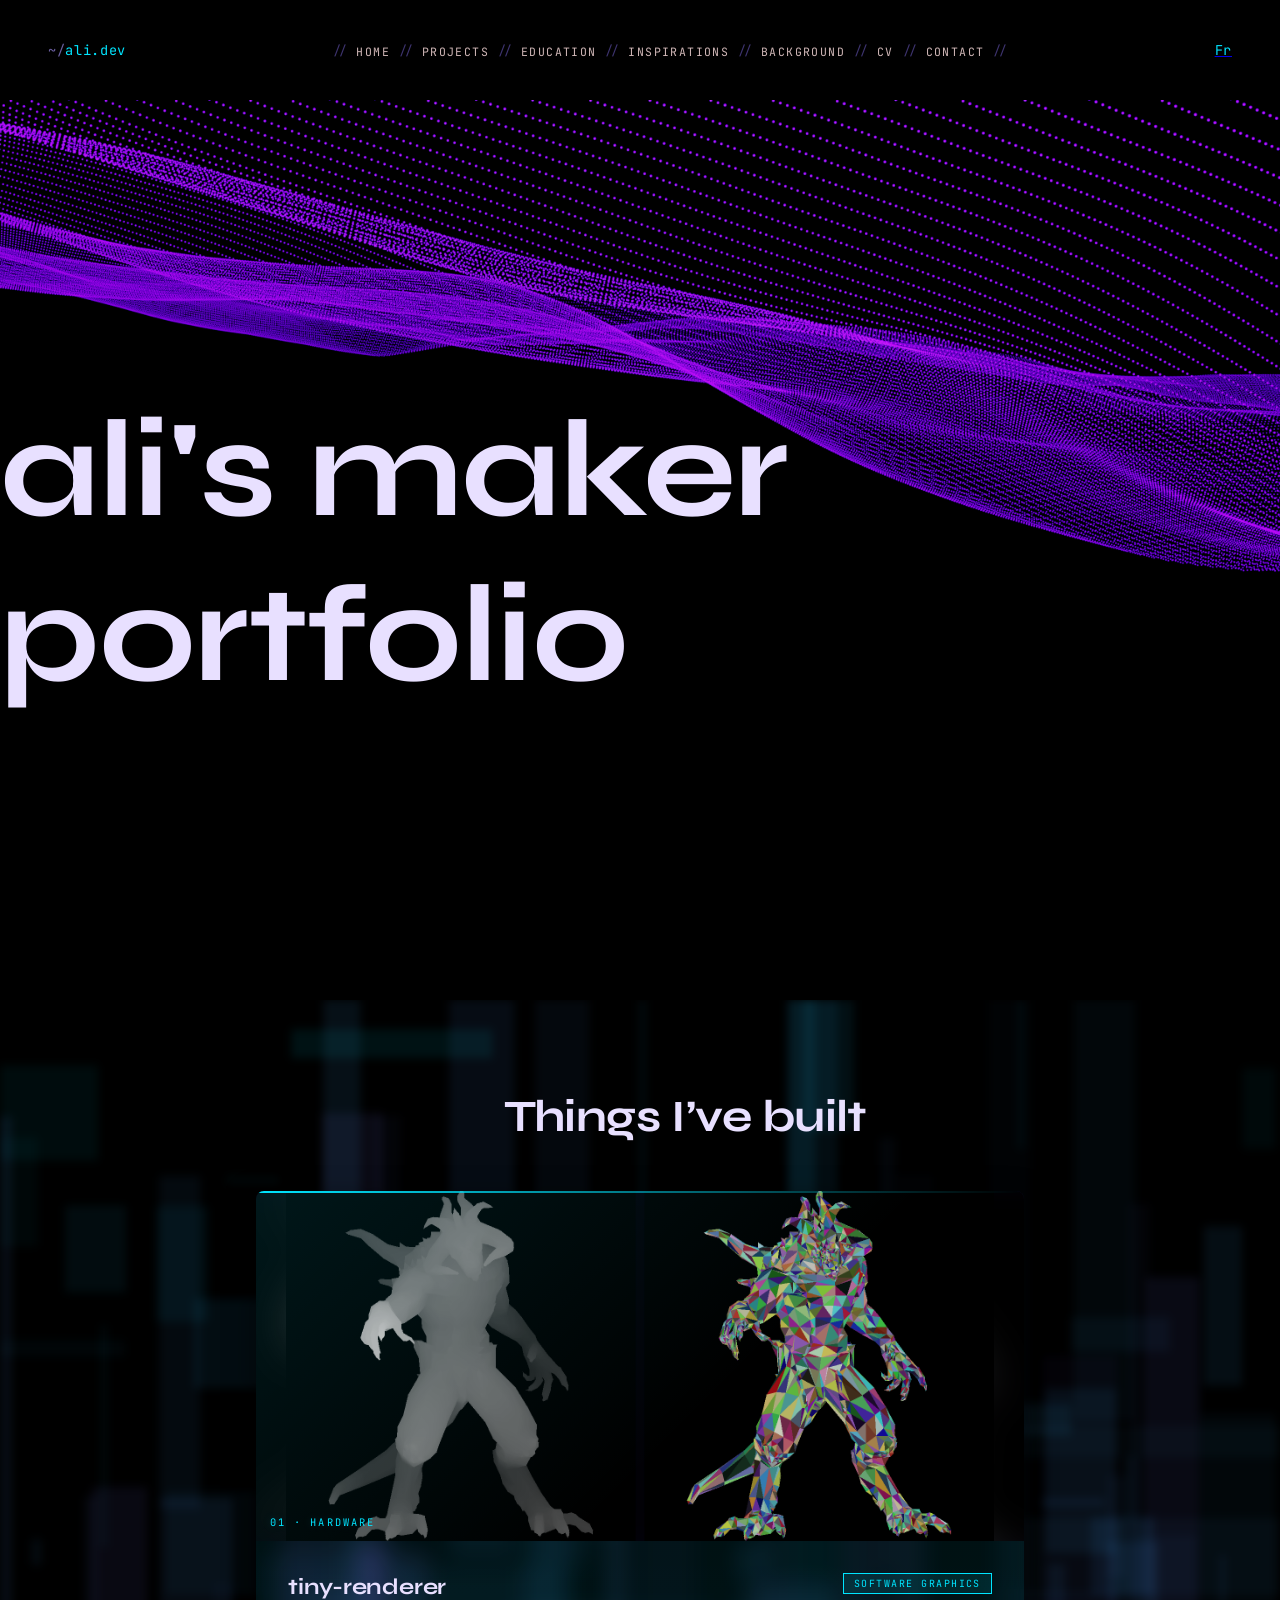
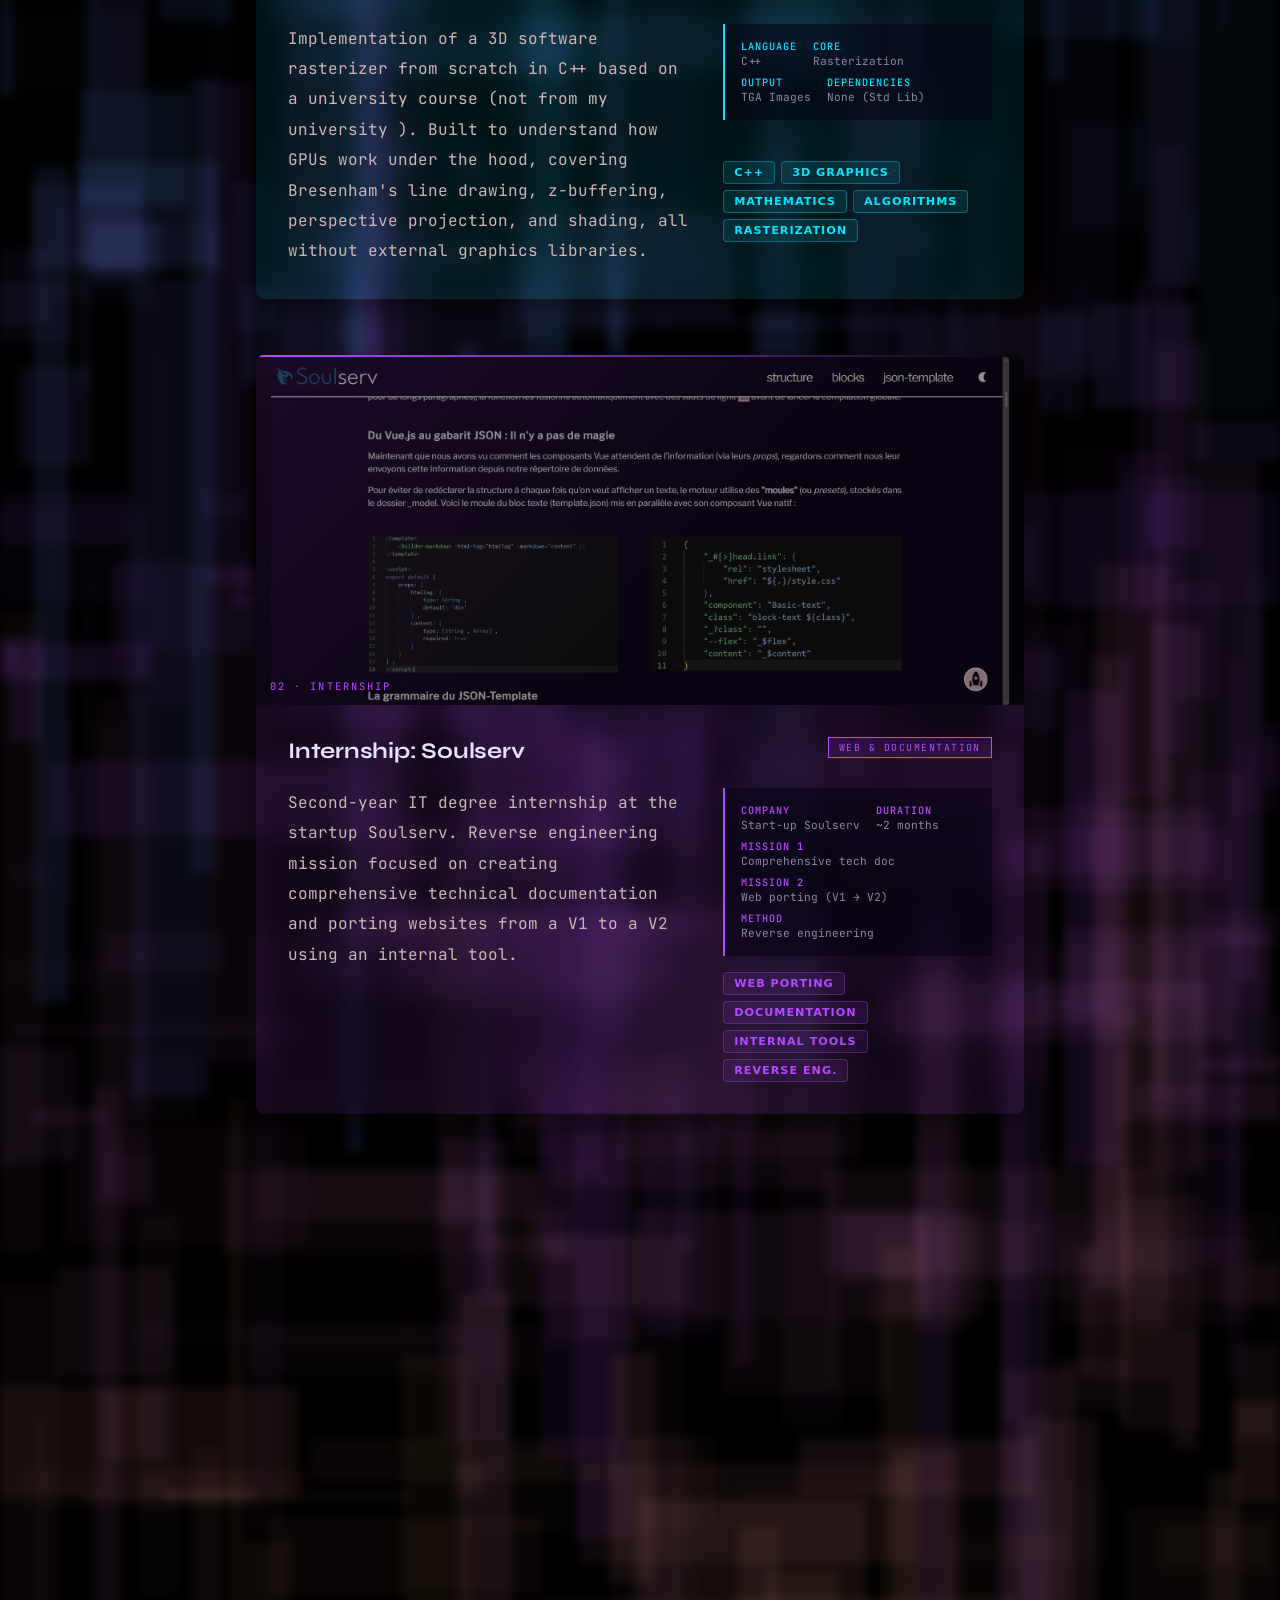
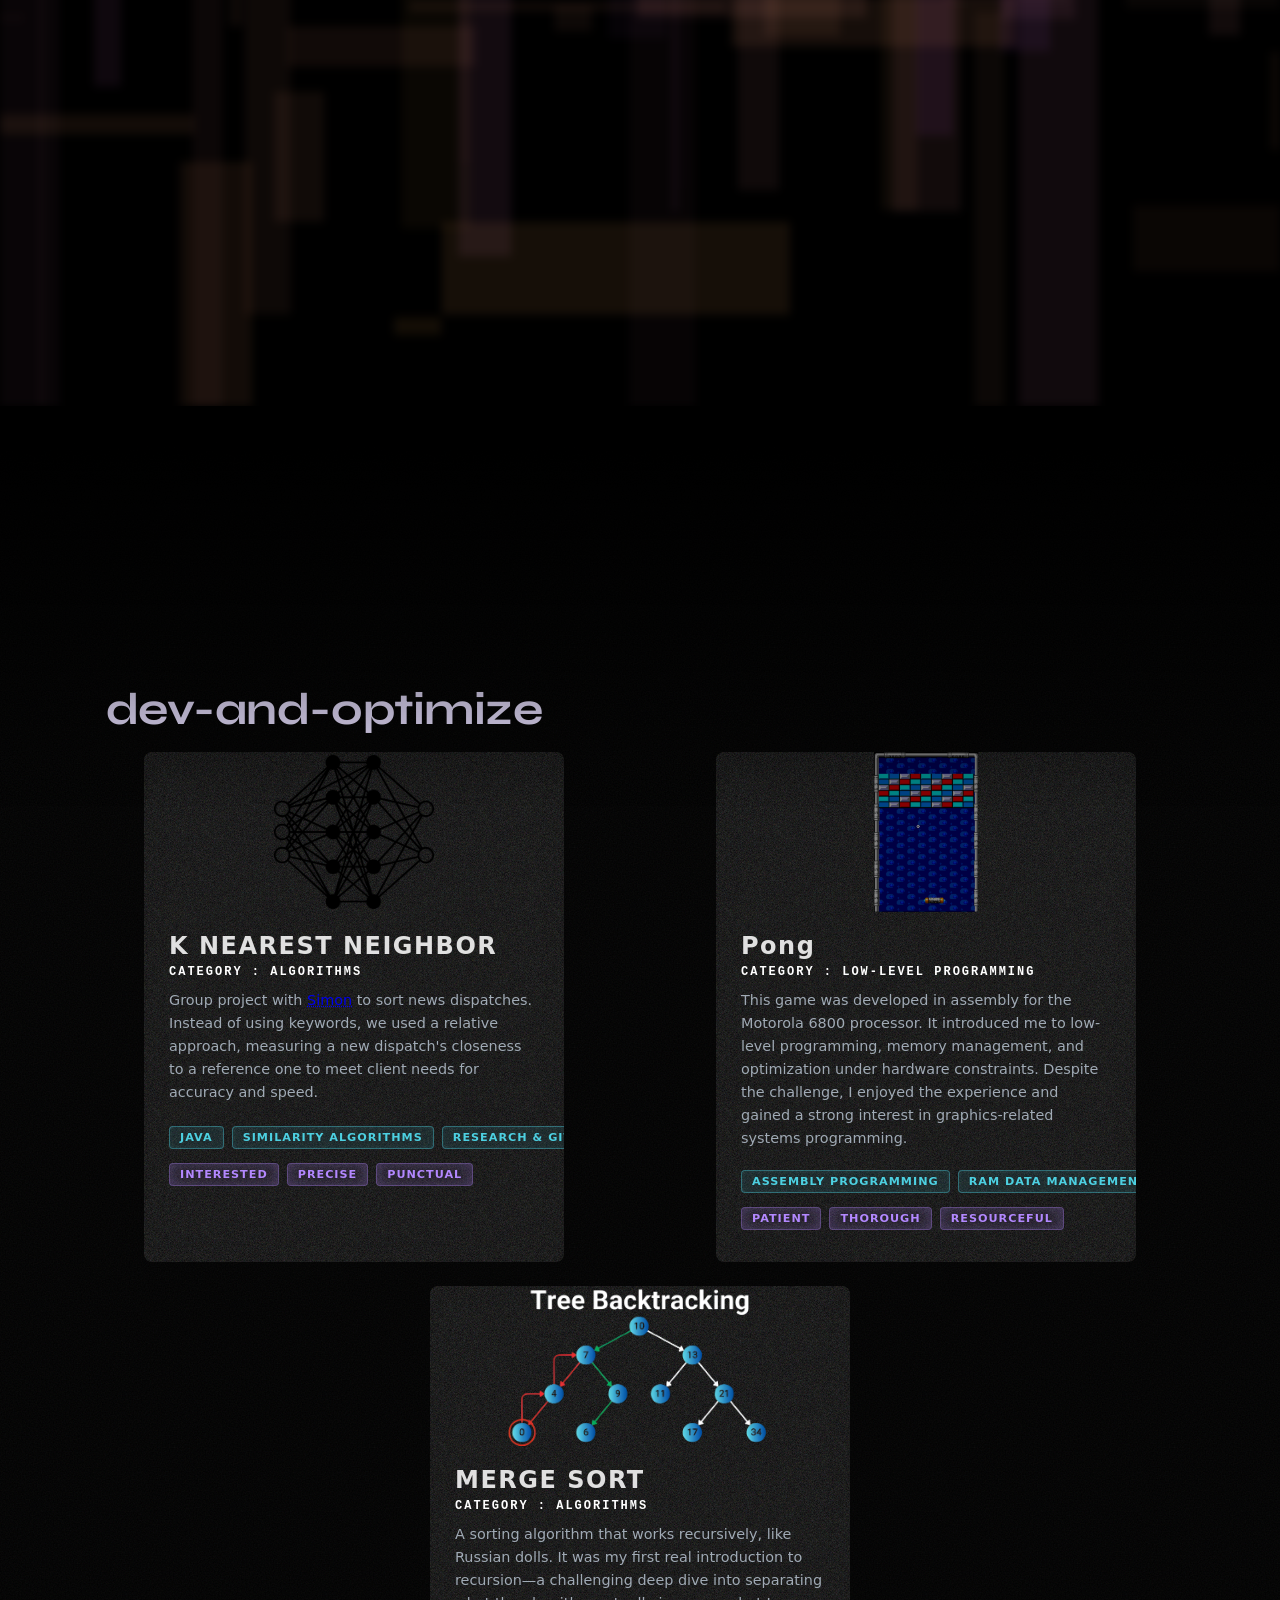
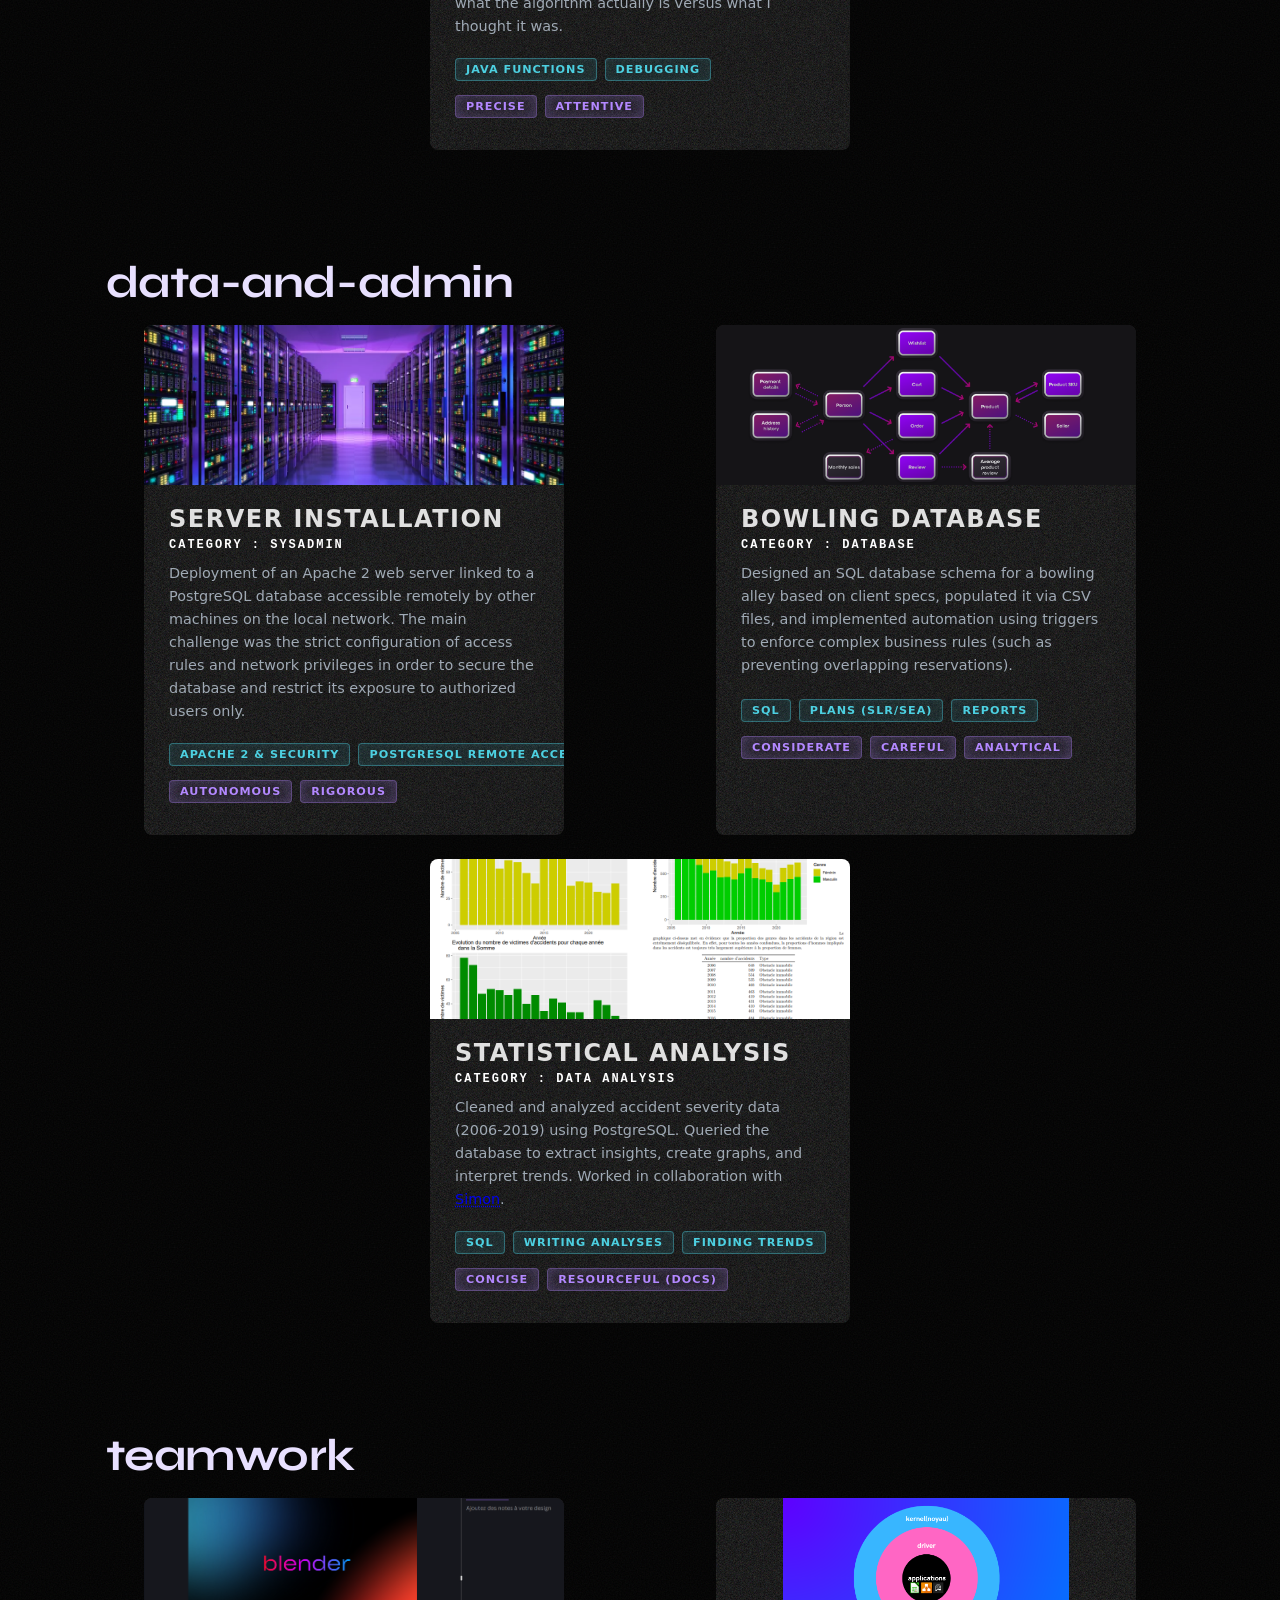
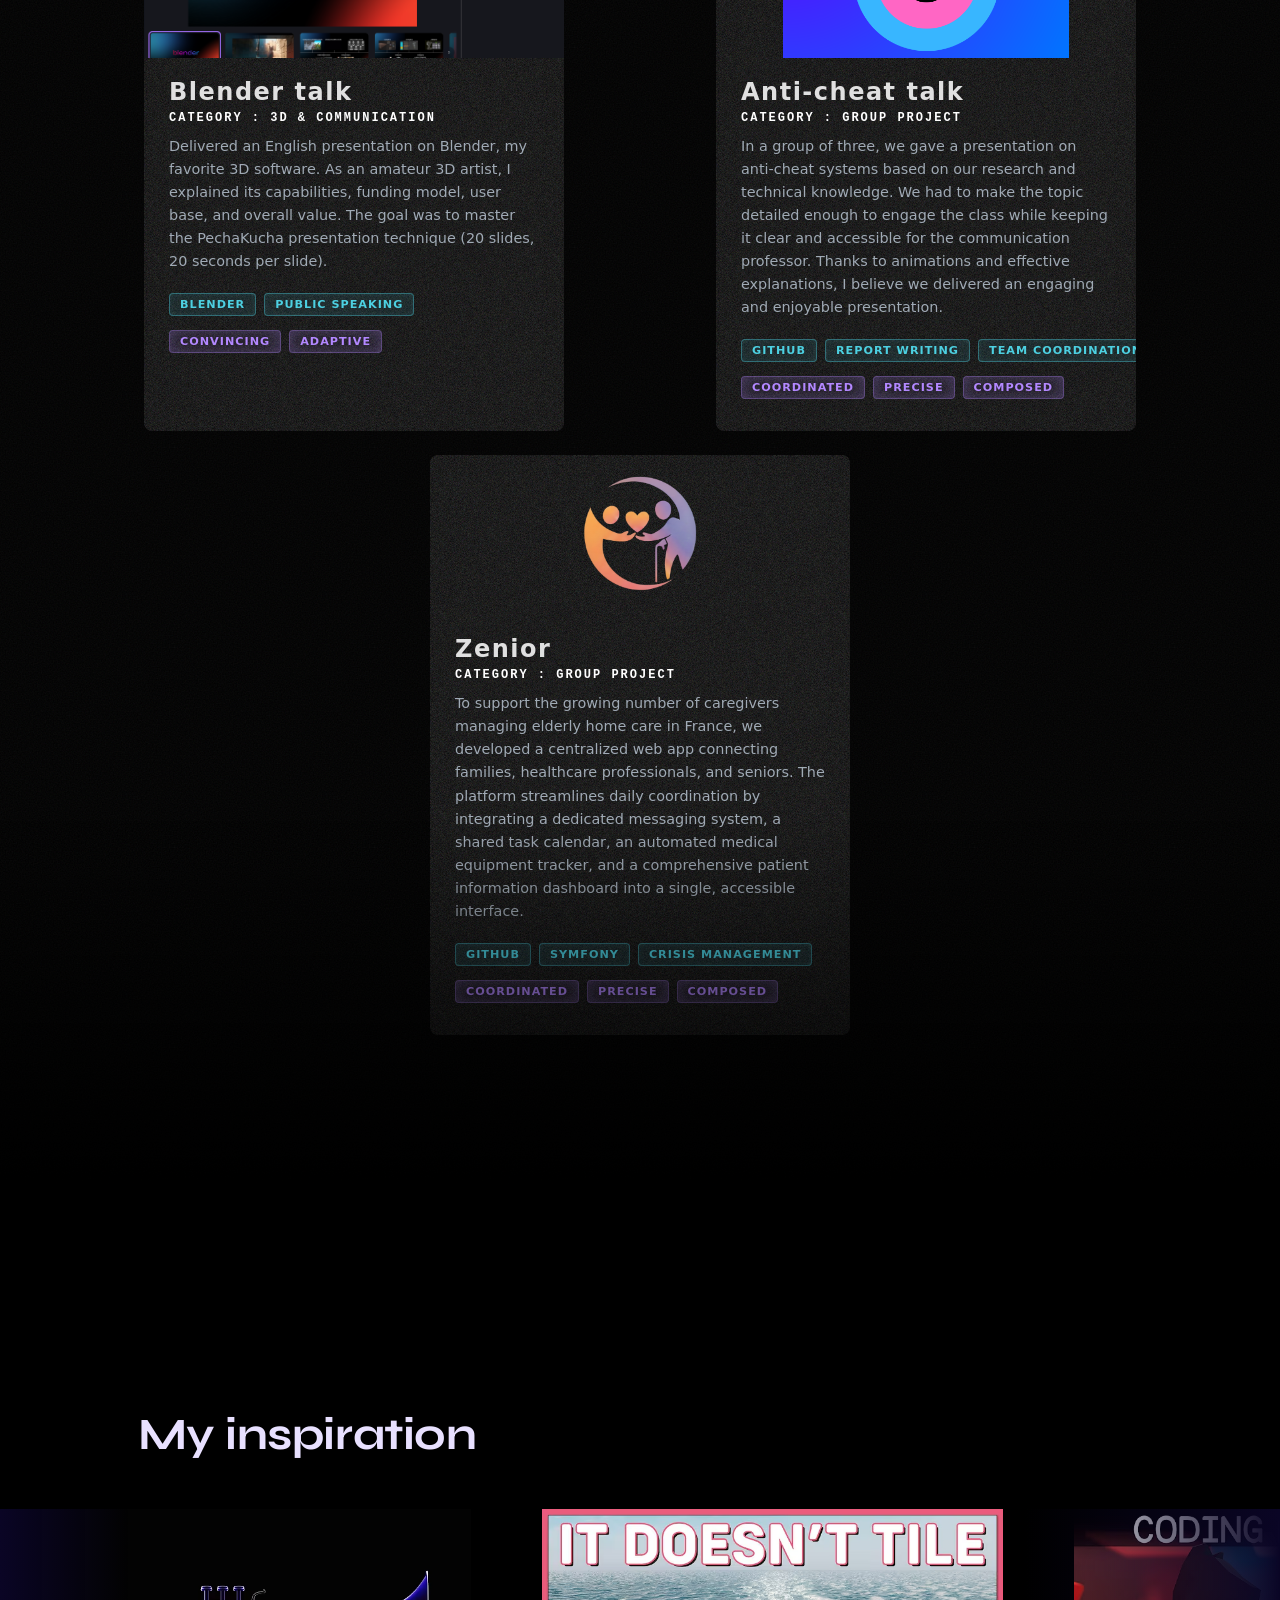
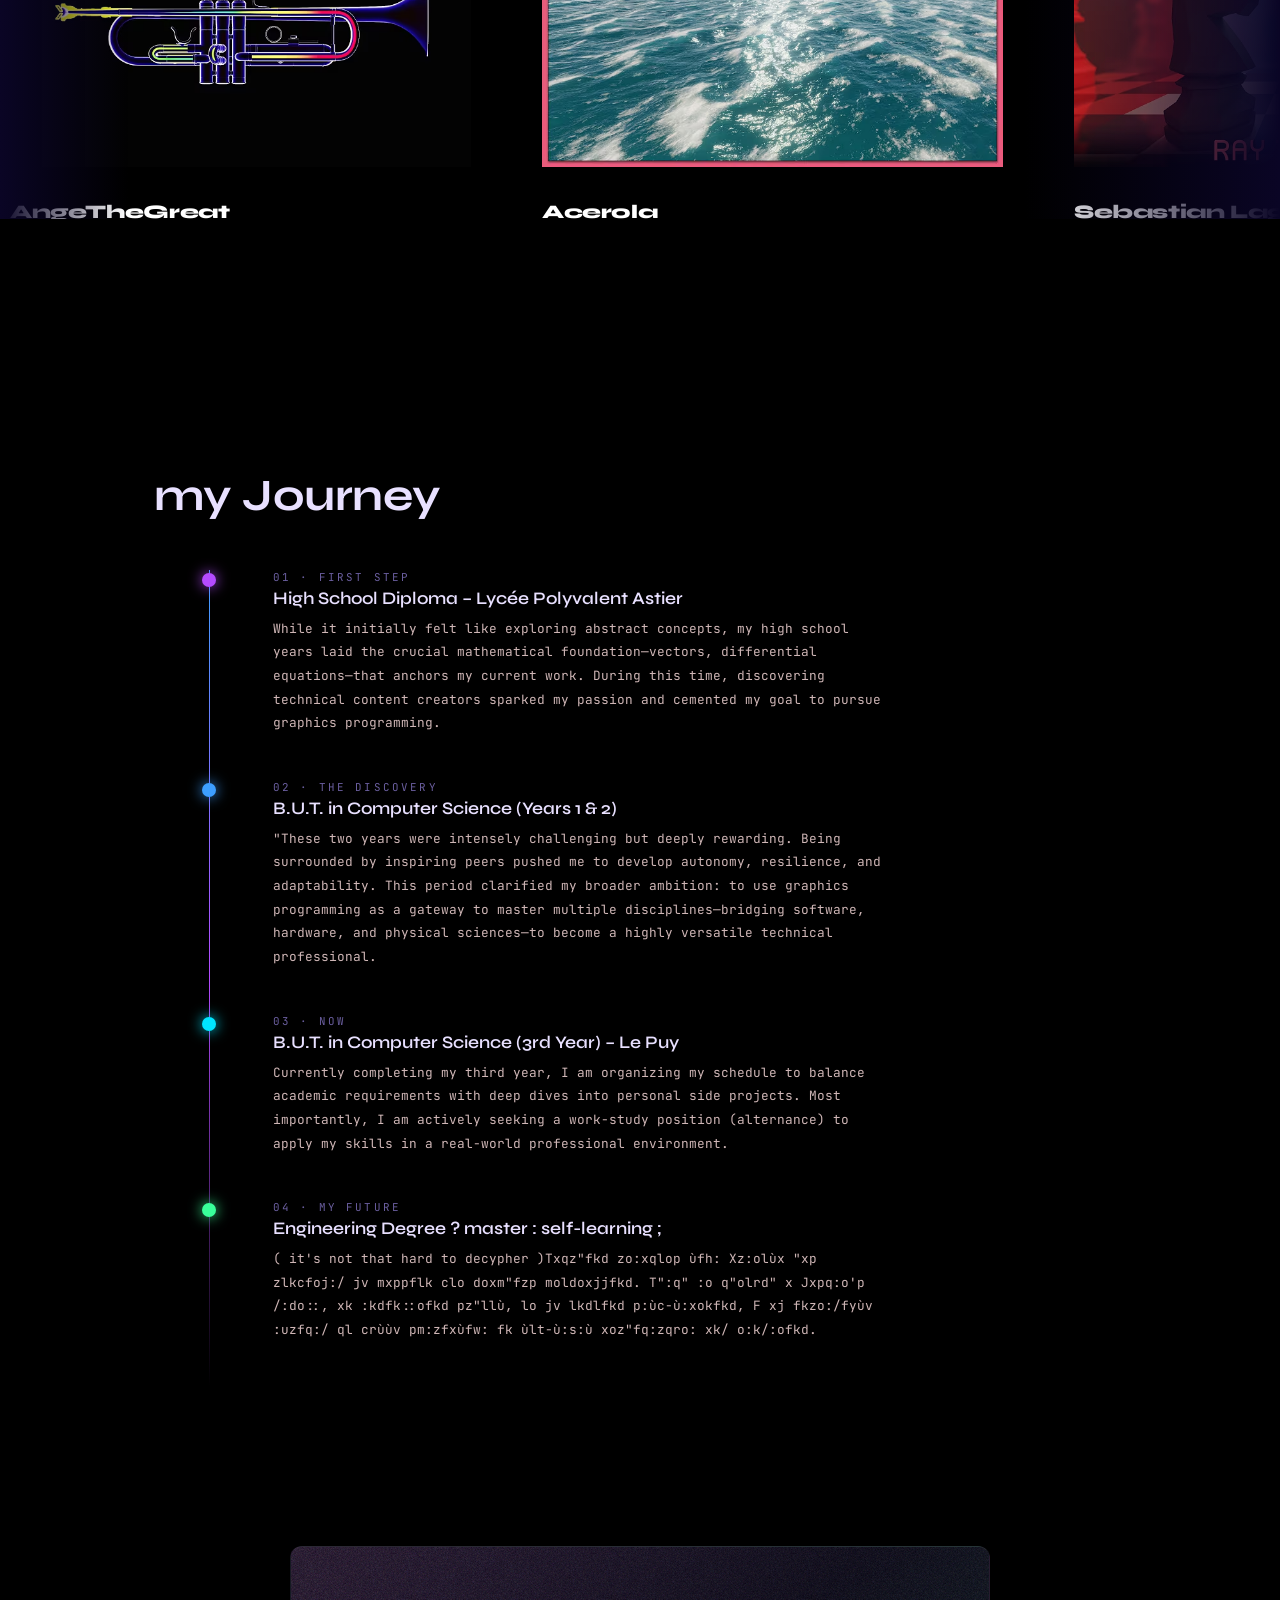
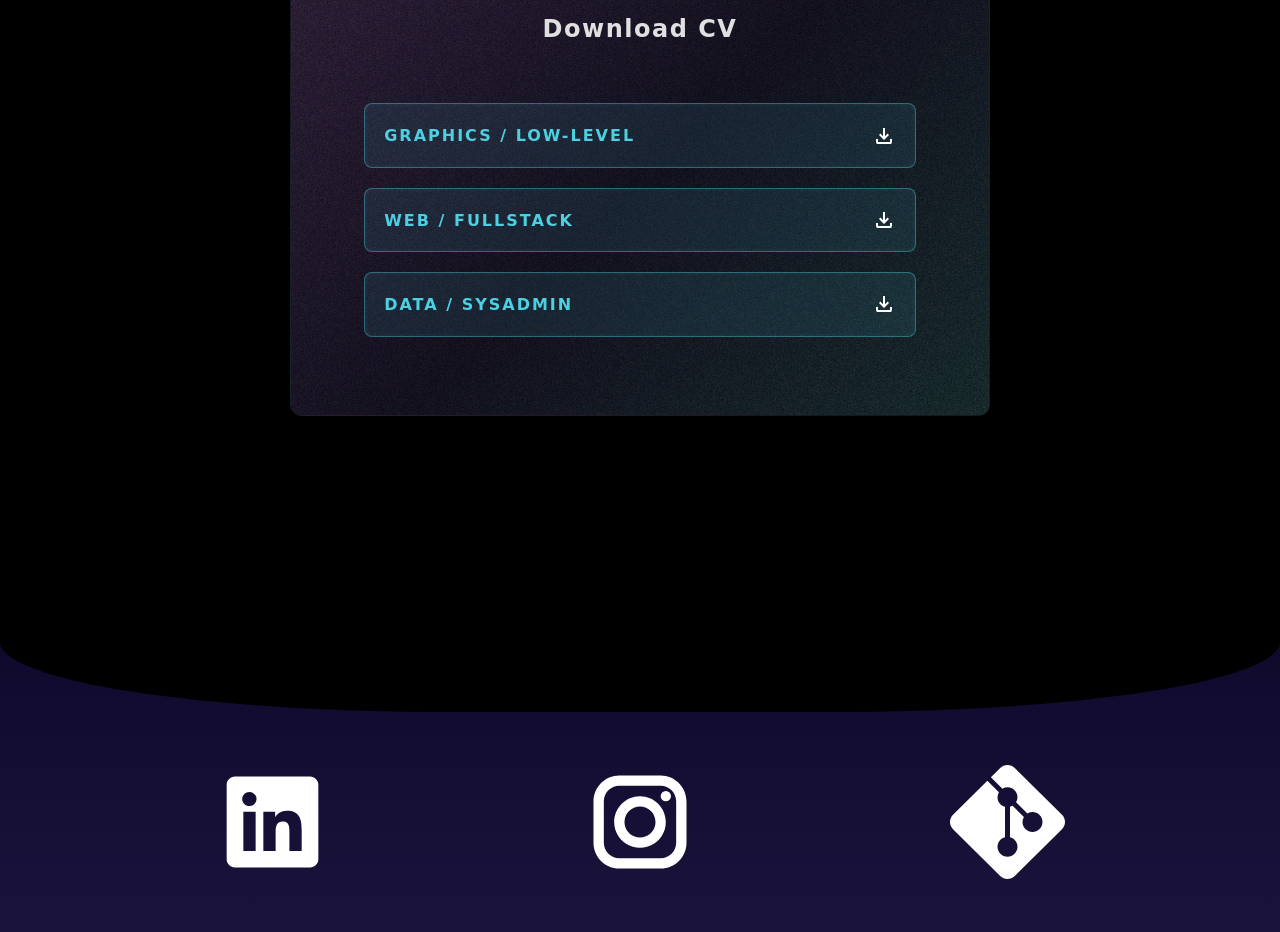
<file: index.html>
<!DOCTYPE html>
<html lang="fr">

<head>
  <meta charset="UTF-8">
  <meta name="viewport" content="width=device-width, initial-scale=1.0">
  <title>~/maker.portfolio</title>

  <!-- Google Fonts
       JetBrains Mono → corps de texte, nav, labels (style éditeur de code)
       Syne           → titres (display, expressif) -->
  <link rel="preconnect" href="https://fonts.googleapis.com">
  <link
    href="https://fonts.googleapis.com/css2?family=JetBrains+Mono:ital,wght@0,300;0,400;0,500;0,700;1,300&family=Syne:wght@400;600;700;800&display=swap"
    rel="stylesheet">

  <!-- Feuille de styles principale -->
  <link rel="stylesheet" href="style.css">
</head>

<body>


  <!-- ═══════════════════════════════════════
       NAVIGATION
       Fixée en haut. Transparente sur le hero,
       la classe .scrolled est ajoutée par JS
       dès que l'utilisateur commence à scroller.
       Les séparateurs // sont purement décoratifs.
       ═══════════════════════════════════════ -->
  <nav id="navbar">

  <div class="nav-brand"><span>~/</span>ali.dev</div>

  <ul class="nav-links">
    <li class="nav-sep">//</li>
    <li><a href="#hero">Home</a></li>
    <li class="nav-sep">//</li>
    <li><a href="#projects">Projects</a></li>
    <li class="nav-sep">//</li>
    <li><a href="#shcool-section">Education</a></li>
    <li class="nav-sep">//</li>
    <li><a href="#gallery">inspirations</a></li>
    <li class="nav-sep">//</li>
    <li><a href="#process">Background</a></li>
    <li class="nav-sep">//</li>
    <li><a href="#cv">cv</a></li>
    <li class="nav-sep">//</li>
    <li><a href="#reseaux">Contact</a></li>
    <li class="nav-sep">//</li>
  </ul>

  <div class="nav-status" >    <a href="index_fr.html">
  <div class="nav-brand">Fr</div>
      </a>
</nav>


  <!-- ═══════════════════════════════════════
       HERO
       Section plein écran (100vh).
       - .hero-img : div vide qui reçoit le background-image via JS
         (permet de détecter le chargement et de lancer l'animation)
       - .hero-overlay : dégradé sombre du bas pour la lisibilité
       - .hero-tint : halo violet en bas à gauche pour l'ambiance
       ═══════════════════════════════════════ -->
  <div id="hero">

    <!-- Image de fond (URL + animation injectées par JS) -->

    <img class="hero-image" src="assets/img/my-3d/hero-bg.png">
    <h2 class="hero-text">ali's maker <br> portfolio</h2>


  </div>


  <!-- ═══════════════════════════════════════
       GALLERY — SCROLL HORIZONTAL
       Principe : le container fait 400vh de haut.
       L'intérieur (.gallery-sticky) est en position
       sticky → il reste à l'écran pendant le scroll.
       JS lit la progression et déplace .gallery-track.

       Pour ajouter une image :
         1. Dupliquer un .gallery-panel
         2. Changer le src de l'image
         3. Mettre à jour le caption
         4. Ajouter un .g-dot dans .gallery-dots
         5. Augmenter height de .gallery-scroll-container (ex: 500vh pour 5 panels)
         6. Mettre à jour la constante PANEL_COUNT dans main.js
       ═══════════════════════════════════════ -->



  <!-- ═══════════════════════════════════════
       PROJECTS
       Chaque .project-row porte une classe de
       couleur (.p-cyan / .p-violet / .p-amber)
       qui définit des tokens CSS locaux utilisés
       par toute la carte (bordures, tags, specs…).

       La classe .flip inverse photo/texte gauche-droite
       pour alterner la mise en page.

       Pour ajouter un projet :
         1. Copier un .project-row complet
         2. Changer la classe de couleur
         3. Mettre à jour photo, nom, description, specs, tags
       ═══════════════════════════════════════ -->
  <section id="projects" class="big-padding">


    <canvas id="projects_bg"></canvas>
    <div class="sec-title" style="margin-bottom: 3rem">Things I&rsquo;ve built</div>

    <div class="cascade-wrapper">

      <!-- ── Projet 01 — CYAN ── -->
      <div class="project-row p-cyan reveal">
        <div class="blur"></div>

        <!-- Photo du projet — remplacer src par ta photo -->
        <div class="proj-photo">
          <img class="bg-img" src="assets/img/special-proj/tiny-renderer.png" alt="PCB OpenTherm" loading="lazy">
           <img class="fg-img" src="assets/img/special-proj//tiny-renderer.png" alt="PCB OpenTherm" loading="lazy">
          <div class="proj-photo-num">01 &middot; hardware</div>
        </div>

        <!-- Contenu texte -->
        <div class="proj-content">
          <div>
            <div class="proj-header">
              <div class="proj-name">tiny-renderer</div>
              <span class="proj-type">Software Graphics</span>
            </div>
            <p class="proj-desc">
              Implementation of a 3D software rasterizer from scratch in C++ based on a university course (not from my
              university ).
              Built to understand how GPUs work under the hood, covering Bresenham's line drawing, z-buffering,
              perspective projection, and shading, all without external graphics libraries.
            </p>
            <div class="proj-specs">
              <div class="spec-item"><strong>Language</strong>C++</div>
              <div class="spec-item"><strong>Core</strong>Rasterization</div>
              <div class="spec-item"><strong>Output</strong>TGA Images</div>
              <div class="spec-item"><strong>Dependencies</strong>None (Std Lib)</div>
            </div>
          </div>
          <div class="proj-tags">
            <span class="tag">C++</span>
            <span class="tag">3D Graphics</span>
            <span class="tag">Mathematics</span>
            <span class="tag">Algorithms</span>
            <span class="tag">Rasterization</span>
          </div>
        </div>

      </div><!-- /.project-row -->


      <!-- ── Projet 02 — VIOLET (inversé) ── -->
          <div class="project-row p-violet reveal">
        <div class="blur"></div>
        <div class="proj-photo">
            <img class="bg-img" src="assets/img/special-proj/documentation-soulserv.png" alt="" aria-hidden="true" loading="lazy">
            
            <img class="fg-img" src="assets/img/special-proj/documentation-soulserv.png" alt="Technical documentation and web porting" loading="lazy">
            
            <div class="proj-photo-num">02 &middot; internship</div>
        </div>

        <div class="proj-content">
            <div>
                <div class="proj-header">
                    <div class="proj-name">Internship: Soulserv</div>
                    <span class="proj-type">Web & Documentation</span>
                </div>
                
                <p class="proj-desc">
                    Second-year IT degree internship at the startup Soulserv.
                    Reverse engineering mission focused on creating comprehensive technical documentation
                    and porting websites from a V1 to a V2 using an internal tool.
                </p>
                
                <div class="proj-specs">
                    <div class="spec-item"><strong>Company</strong>Start-up Soulserv</div>
                    <div class="spec-item"><strong>Duration</strong>~2 months</div>
                    <div class="spec-item"><strong>Mission 1</strong>Comprehensive tech doc</div>
                    <div class="spec-item"><strong>Mission 2</strong>Web porting (V1 &rarr; V2)</div>
                    <div class="spec-item"><strong>Method</strong>Reverse engineering</div>
                </div>
            </div>
            
            <div class="proj-tags">
                <span class="tag">Web Porting</span>
                <span class="tag">Documentation</span>
                <span class="tag">Internal Tools</span>
                <span class="tag">Reverse Eng.</span>
            </div>
        </div>
        
        
    </div>
        
        


      <!-- ── Projet 03 — AMBRE ── -->
      <div class="project-row p-amber reveal">
        <div class="blur"></div>

        <div class="proj-photo">
          <a href="https://farah-ali-code.github.io/r4a10-tp-api-2026-battisni-farahal/">

                      <img class="bg-img" src="assets/img/special-proj//tp-api.png" alt="PCB OpenTherm" loading="lazy">
           <img class="fg-img" src="assets/img/special-proj/tp-api.png"  alt="PCB OpenTherm" loading="lazy">
          </a>
          <div class="proj-photo-num">03 &middot; web development</div>
        </div>

        <div class="proj-content">
          <div>
            <div class="proj-header">
              <div class="proj-name">Movie Map Explorer</div>
              <span class="proj-type">Web / APIs</span>
            </div>
            <p class="proj-desc">
              A novel movie discovery platform blending interactive geographic search with a timeline slider to unearth
              hidden cinematic gems.
              Built with a strict MVC architecture using Vanilla JS, integrating TheMovieDB and Leaflet APIs.
              A collaborative two-person project developed in under two weeks.
            </p>
            <div class="proj-specs">
              <div class="spec-item"><strong>Stack</strong>Vanilla JS (No FW)</div>
              <div class="spec-item"><strong>APIs</strong>TMDB &amp; Leaflet.js</div>
              <div class="spec-item"><strong>Pattern</strong>MVC Architecture</div>
              <div class="spec-item"><strong>Timeline</strong>1-2 weeks </div>
              <div class="spec-item"><strong>Team</strong>2 Developers</div>
            </div>
          </div>
          <div class="proj-tags">
            <span class="tag">Vanilla JS</span>
            <span class="tag">REST API</span>
            <span class="tag">Leaflet</span>
            <span class="tag">MVC</span>
          </div>
        </div>

      </div>


    </div><!-- /.cascade-wrapper -->
  </section>
  <!-- ═══════════════════════════════════════
       cards gradiants backgrounds
       ═══════════════════════════════════════ -->
  <section class="bg big-padding" id="section-arriere-plan">
    <canvas id="canvas-brouillard"></canvas>
    <div class="noise"></div>
    <div class="fade-top"></div>
    <div class="fade-bot"></div>

    <div class="container" id="shcool-section">
      <div class="sec-title">dev-and-optimize</div>

      <div class="slide">

        <div class="card futuristic-card">
          <div class="noise detailed-grain"></div>

          <div class="project-image">
            <img src="assets/img/cards/graphe math.png" alt="">
          </div>

          <div class="card-content">
            <div class="text-content">
              <h2 class="project-title">K NEAREST NEIGHBOR</h2>
              <h3 class="project-category">CATEGORY : ALGORITHMS</h3>
              <p class="project-description">
                Group project with <a href="https://favreau.alwaysdata.net/accueil.html" class="lien">Simon</a> to sort news dispatches. Instead of using
                keywords, we used a relative approach, measuring a new dispatch's closeness to a reference one to meet
                client needs for accuracy and speed.
              </p>
            </div>

            <div class="tags-layout">
              <div class="tags-row">
                <div class="tags-list">
                  <span class="tag tag-tech">Java</span>
                  <span class="tag tag-tech">Similarity Algorithms</span>
                  <span class="tag tag-tech">Research & Git</span>
                </div>
              </div>

              <div class="tags-row">
                <div class="tags-list">
                  <span class="tag tag-soft">Interested</span>
                  <span class="tag tag-soft">Precise</span>
                  <span class="tag tag-soft">Punctual</span>
                </div>
              </div>
            </div>
          </div>
        </div>
        <div class="card futuristic-card">
          <div class="noise detailed-grain"></div>

          <div class="project-image">
            <img src="assets/img/cards/ping pong assembleur.png" alt="">
          </div>

          <div class="card-content">
            <div class="text-content">
              <h2 class="project-title">Pong</h2>
              <h3 class="project-category">CATEGORY : LOW-LEVEL PROGRAMMING</h3>
              <p class="project-description">
                This game was developed in assembly for the Motorola 6800 processor. It introduced me to low-level programming, memory management, and optimization under hardware constraints. Despite the challenge, I enjoyed the experience and gained a strong interest in graphics-related systems programming.

              </p>
            </div>

            <div class="tags-layout">
              <div class="tags-row">
                <div class="tags-list">
                  <span class="tag tag-tech">Assembly programming</span>
                  <span class="tag tag-tech">RAM data management</span>
                </div>
              </div>

              <div class="tags-row">
                <div class="tags-list">
                  <span class="tag tag-soft">Patient</span>
                   <span class="tag tag-soft">Thorough</span>
                  <span class="tag tag-soft">Resourceful </span>
                </div>
              </div>
            </div>
          </div>
        </div>
        <div class="card futuristic-card">
          <div class="noise detailed-grain"></div>

          <div class="project-image">
            <img src="assets/img/cards/tree search.png" alt="">
          </div>
          <div class="card-content">
            <div class="text-content">
              <h2 class="project-title">MERGE SORT</h2>
              <h3 class="project-category">CATEGORY : ALGORITHMS</h3>
              <p class="project-description">
                A sorting algorithm that works recursively, like Russian dolls. It was my first real introduction to
                recursion—a challenging deep dive into separating what the algorithm actually is versus what I thought
                it was.
              </p>
            </div>

            <div class="tags-layout">
              <div class="tags-row">
                <div class="tags-list">
                  <span class="tag tag-tech">Java Functions</span>
                  <span class="tag tag-tech">Debugging</span>
                </div>
              </div>

              <div class="tags-row">
                <div class="tags-list">
                  <span class="tag tag-soft">Precise</span>
                  <span class="tag tag-soft">Attentive</span>
                </div>
              </div>
            </div>
          </div>
        </div>

      </div>
      <div class="sec-title">data-and-admin</div>
      <div class="slide">
        <div class="card futuristic-card">
          <div class="noise detailed-grain"></div>

          <div class="project-image-long">
            <img src="assets/img/cards/server_install.png" alt="">
          </div>
          <div class="card-content">
            <div class="text-content">
              <h2 class="project-title">SERVER INSTALLATION</h2>
              <h3 class="project-category">CATEGORY : SYSADMIN</h3>
              <p class="project-description">
                Deployment of an Apache 2 web server linked to a PostgreSQL database accessible remotely by other machines on the local network. The main challenge was the strict configuration of access rules and network privileges in order to secure the database and restrict its exposure to authorized users only.
              </p>
            </div>

            <div class="tags-layout">
              <div class="tags-row">
                <div class="tags-list">
                  <span class="tag tag-tech">Apache 2 & Security</span>
                  <span class="tag tag-tech">PostgreSQL Remote Access</span>
                </div>
              </div>

              <div class="tags-row">
                <div class="tags-list">
                  <span class="tag tag-soft">Autonomous</span>
                  <span class="tag tag-soft">Rigorous</span>
                </div>
              </div>
            </div>
          </div>
        </div>
        <div class="card futuristic-card">
          <div class="noise detailed-grain"></div>


          <div class="project-image-long">
            <img src="assets/img/cards/bd shcéma.png" alt="">
          </div>

          <div class="card-content">
            <div class="text-content">
              <h2 class="project-title">BOWLING DATABASE</h2>
              <h3 class="project-category">CATEGORY : DATABASE</h3>
              <p class="project-description">
  Designed an SQL database schema for a bowling alley based on client specs, 
  populated it via CSV files, 
  and implemented automation using triggers to enforce complex business rules (such as preventing overlapping reservations).
</p>
            </div>

            <div class="tags-layout">
              <div class="tags-row">
                <div class="tags-list">
                  <span class="tag tag-tech">SQL</span>
                  <span class="tag tag-tech">Plans (SLR/SEA)</span>
                  <span class="tag tag-tech">Reports</span>
                </div>
              </div>

              <div class="tags-row">
                <div class="tags-list">
                  <span class="tag tag-soft">Considerate</span>
                  <span class="tag tag-soft">Careful</span>
                  <span class="tag tag-soft">Analytical</span>
                </div>
              </div>
            </div>
          </div>
        </div>
        <div class="card futuristic-card">
          <div class="noise detailed-grain"></div>

          <div class="project-image-long">
            <img src="assets/img/cards/sae sql.png" alt="">
          </div>

          <div class="card-content">
            <div class="text-content">
              <h2 class="project-title">STATISTICAL ANALYSIS</h2>
              <h3 class="project-category">CATEGORY : DATA ANALYSIS</h3>
              <p class="project-description">
                Cleaned and analyzed accident severity data (2006-2019) using PostgreSQL. Queried the database to
                extract insights, create graphs, and interpret trends. Worked in collaboration with <a
                  href="file:///D:/ecole/document%20école/R2/portfolio/vrai-poj/data.html" class="lien">Simon</a>.
              </p>
            </div>

            <div class="tags-layout">
              <div class="tags-row">
                <div class="tags-list">
                  <span class="tag tag-tech">SQL</span>
                  <span class="tag tag-tech">Writing Analyses</span>
                  <span class="tag tag-tech">Finding Trends</span>
                </div>
              </div>

              <div class="tags-row">
                <div class="tags-list">
                  <span class="tag tag-soft">Concise</span>
                  <span class="tag tag-soft">Resourceful (Docs)</span>
                </div>
              </div>
            </div>
          </div>
        </div>

      </div>
      <div class="sec-title">teamwork</div>
      <div class="slide">
        <div class="card futuristic-card">
          <div class="noise detailed-grain"></div>


          <div class="project-image-long">
            <img src="assets/img/cards/blender-pres.png" alt="">
          </div>
          <div class="card-content">
            <div class="text-content">
              <h2 class="project-title">Blender talk</h2>
              <h3 class="project-category">CATEGORY : 3D & COMMUNICATION</h3>
              <p class="project-description">
                Delivered an English presentation on Blender, my favorite 3D software. 
                As an amateur 3D artist, I explained its capabilities, funding model, user base, and overall value. 
                The goal was to master the PechaKucha presentation technique
(20 slides, 20 seconds per slide).
              </p>
            </div>

            <div class="tags-layout">
              <div class="tags-row">
                <div class="tags-list">
                  <span class="tag tag-tech">Blender</span>
                  <span class="tag tag-tech">Public Speaking</span>
                </div>
              </div>

              <div class="tags-row">
                <div class="tags-list">
                  <span class="tag tag-soft">Convincing</span>
                  <span class="tag tag-soft">Adaptive</span>
                </div>
              </div>
            </div>
          </div>
        </div>
        <div class="card futuristic-card">
          <div class="noise detailed-grain"></div>


          <div class="project-image">
            <img src="assets/img/cards/anti-cheats.png" salt="">
          </div>
          <div class="card-content">
            <div class="text-content">
              <h2 class="project-title">Anti-cheat talk</h2>
              <h3 class="project-category">CATEGORY : GROUP PROJECT </h3>
              <p class="project-description">
                In a group of three, we gave a presentation on anti-cheat systems based on our research and technical knowledge. We had to make the topic detailed enough to engage the class while keeping it clear and accessible for the communication professor. Thanks to animations and effective explanations, I believe we delivered an engaging and enjoyable presentation.
                </p>
            </div>

             <div class="tags-layout">
              <div class="tags-row">
                <div class="tags-list">
                  <span class="tag tag-tech">GitHub</span>
                  <span class="tag tag-tech">Report writing</span>
                    <span class="tag tag-tech">Team coordination</span>
                </div>
              </div>

              <div class="tags-row">
                <div class="tags-list">
                  <span class="tag tag-soft">Coordinated</span>
                  <span class="tag tag-soft">Precise</span>
                   <span class="tag tag-soft">Composed</span>
                </div>
              </div>
            </div>
          </div>
        </div>
        <div class="card futuristic-card">
          <div class="noise detailed-grain"></div>


          <div class="project-image">
            <img  src="assets/img/cards/zenior-logo.png"  alt="">
          </div>
          <div class="card-content">
            <div class="text-content">
              <h2 class="project-title">Zenior</h2>
              <h3 class="project-category">CATEGORY :  GROUP PROJECT </h3>
              <p class="project-description">
                To support the growing number of caregivers managing elderly home care in France, we developed a centralized web app connecting families, healthcare professionals, and seniors. 
                The platform streamlines daily coordination by integrating a dedicated messaging system, a shared task calendar, an automated medical equipment tracker, and a comprehensive patient information dashboard into a single, accessible interface.
              </p>
            </div>

            <div class="tags-layout">
              <div class="tags-row">
                <div class="tags-list">
                  <span class="tag tag-tech">GitHub</span>
                  <span class="tag tag-tech">Symfony</span>
                  <span class="tag tag-tech">Crisis Management</span>
                </div>
              </div>

              <div class="tags-row">
                <div class="tags-list">
                  <span class="tag tag-soft">Coordinated</span>
                  <span class="tag tag-soft">Precise</span>
                   <span class="tag tag-soft">Composed</span>
                </div>
              </div>
            </div>
          </div>
        </div>
      </div>

  </section>

  <section id="gallery">
    <div class="gallery-header reveal">
      <div class="sec-title">My inspiration</div>
    </div>
    <div class="gallery-wrapper">
      <!-- En-tête de section avec animation d'entrée -->

      <div class="gallery-scroll controller left"></div>
      <div class="gallery-scroll controller right"></div>
      <!-- Zone de scroll — hauteur = nb panels × 100vh -->
      <div class="gallery-scroll-container" id="galleryContainer">


        <div class="galery-element" data-index="0">
          <!-- Remplacer src par ta propre photo -->
          <a href="https://www.youtube.com/watch?v=rGNUHigqUBM">
            <img src="assets/img/gallery/trompette.jpg" alt="">
          </a>
          <div class="panel-caption">
            <div class="panel-title">AngeTheGreat
            </div>
          </div>
        </div>


        <div class="galery-element" data-index="1">
          <a href="https://www.youtube.com/watch?v=yPfagLeUa7k">
            <img src="assets/img/gallery/ocean-arceola.jpg" alt="">
          </a>
          <div class="panel-caption">
            <div class="panel-title">Acerola
            </div>
          </div>
        </div>


        <div class="galery-element" data-index="2">
          <a href="https://www.youtube.com/watch?v=Qz0KTGYJtUk&amp;t=4s">
            <img src="assets/img/gallery/ray-tracing-coding adventure.jpg" alt="">
          </a>
          <div class="panel-caption">
            <div class="panel-title">
              Sebastian Lague
            </div>
          </div>
        </div>

  
        <div class="galery-element" data-index="3">
          <a href="https://www.youtube.com/watch?v=8wOUe32Pt-E">
            <img src="assets/img/gallery/dithering-acerola.jpg" alt="">
          </a>
          <div class="panel-caption">
            <div class="panel-title">Acerola</div>
          </div>
        </div>

        <div class="galery-element" data-index="3">
          <a href="https://www.youtube.com/watch?v=r6sGWTCMz2k">
            <img src="assets/img/gallery/fourrier-3bleu-1brwone.jpg">
          </a>
          <div class="panel-caption">
            <div class="panel-title">3Blue1Brown</div>
          </div>
        </div>
        
      </div><!-- /.gallery-scroll-container -->
    </div>

  </section>
  <!-- ═══════════════════════════════════════
       PROCESS — TIMELINE
       4 étapes avec un point coloré différent
       par étape, reliées par une ligne verticale.
       ═══════════════════════════════════════ -->
  <section id="process">

   
    <div class="sec-title" style="margin-bottom: 3rem">my Journey</div>

    <div class="timeline reveal">

      <!-- Étape 1 — point violet (.v) -->
      <div class="tl-item">
        <div class="tl-dot v"></div>
        <div class="tl-content">
          <div class="tl-phase">01 &middot; first step</div>
          <div class="tl-title">High School Diploma – Lycée Polyvalent Astier</div>
          <p class="tl-desc">While it initially felt like exploring abstract concepts, my high school years laid the crucial mathematical foundation—vectors,
             differential equations—that anchors my current work. During this time, discovering technical content creators sparked my passion and cemented 
             my goal to pursue graphics programming.</p>
        </div>
      </div>

      <!-- Étape 2 — point bleu (.b) -->
      <div class="tl-item">
        <div class="tl-dot b"></div>
        <div class="tl-content">
          <div class="tl-phase">02 &middot; the discovery</div>
          <div class="tl-title">B.U.T. in Computer Science (Years 1 & 2)</div>
          <p class="tl-desc">"These two years were intensely challenging but deeply rewarding. Being surrounded by 
            inspiring peers pushed me to develop autonomy, resilience, and adaptability. This period clarified my broader ambition:
             to use graphics programming as a gateway to master multiple disciplines—bridging software, hardware, and physical sciences—to become a 
             highly versatile technical professional.
          </p>
        </div>
      </div>

      <!-- Étape 3 — point cyan (.c) -->
      <div class="tl-item">
        <div class="tl-dot c"></div>
        <div class="tl-content">
          <div class="tl-phase">03 &middot; now</div>
          <div class="tl-title">B.U.T. in Computer Science (3rd Year) – Le Puy</div>
          <p class="tl-desc">Currently completing my third year, I am organizing my schedule to balance academic requirements with deep dives into personal side projects. Most importantly, I am actively seeking a work-study position (alternance) to apply my skills in a real-world professional environment.
          </p>
        </div>
      </div>

      <!-- Étape 4 — point vert (.g) -->
      <div class="tl-item">
        <div class="tl-dot g"></div>
        <div class="tl-content">
          <div class="tl-phase">04 &middot; my future </div>
          <div class="tl-title">Engineering Degree ? master : self-learning ;</div>
          <p class="tl-desc">( it's not that hard to decypher )Txqz"fkd zo:xqlop ùfh: Xz:olùx "xp zlkcfoj:/ jv mxppflk clo doxm"fzp moldoxjjfkd. T":q"
            :o q"olrd" x Jxpq:o'p /:do::, xk :kdfk::ofkd pz"llù, lo jv lkdlfkd p:ùc-ù:xokfkd, F xj fkzo:/fyùv :uzfq:/ ql crùùv pm:zfxùfw:
             fk ùlt-ù:s:ù xoz"fq:zqro: xk/ o:k/:ofkd.
          </p>
        </div>
      </div>

    </div><!-- /.timeline -->
  </section>

<!-- ═══════════════════════════════════════
     SECTION CV (Permanente & Responsive)
     ═══════════════════════════════════════ -->
<section id="cv-section" style="display: flex; justify-content: center; align-items: center; padding: 6rem 1.5rem;">
  
  <div class="futuristic-card cv-card-permanent reveal" id="cv">
    <div class="noise detailed-grain"></div>
    
    <div class="card-content" style="position: relative; z-index: 2;">
      <div class="cv-header">
        <h2 class="project-title">Download CV</h2>
      </div>
      
      <div class="cv-links">
        <a href="assets/cv/alternance-prog-graphiquebut3.pdf" download class="cv-item">
          <span class="tag tag-tech cv-tag">
            Graphics / Low-Level
            <img src="assets/img/logo/download_logo.svg" alt="">
          </span>
        </a>
        
        <a href="assets/cv/alternance-but3-web-it.pdf" download class="cv-item">
          <span class="tag tag-tech cv-tag">
            Web / Fullstack <img src="assets/img/logo/download_logo.svg" alt="">
          </span>
          
        </a>
        
        <a href="assets/cv/Copie de alternance-but3-web-sys-admin.pdf" download class="cv-item">
          <span class="tag tag-tech cv-tag">
            Data / SysAdmin<img src="assets/img/logo/download_logo.svg" alt=""> 
          </span>
        </a>
      </div>
    </div>
  </div>
</section>
  <!-- ═══════════════════════════════════════
       FOOTER

       ═══════════════════════════════════════ -->
  <footer>
    <div class="footer_bg">
      <div class="footer_arrondi">
      </div>
      <div id="reseaux">

        <div>
          <!--- 
          <div class="reseau">
            <a href="https://workspace.google.com/intl/fr/gmail/">
              <img src="assets/img/logo/gmail/icons8-gmail-nouveau-1000.png" alt="Google logo">
            </a>
          </div>
          -->

          <div class="reseau">
            <a href="https://www.linkedin.com/in/ali-farah-4b3a46363/">
              <img src="assets/img/logo/icons8-linkedin-1000.svg" alt="LinkedIn logo">
            </a>
          </div>
          <div class="reseau">
            <a
              href="https://www.instagram.com/le_four_tout_d_ali?utm_source=ig_web_button_share_sheet&amp;igsh=ZDNlZDc0MzIxNw==">
              <img src="assets/img/logo/icons8-instagram-1000.svg" alt="">
            </a>
          </div>

          <div class="reseau">
            <a href="https://github.com/Farah-Ali-code">
              <img src="assets/img/logo/icons8-git-1000.svg" alt="GitHub logo">
            </a>
          </div>
        </div>
      </div>
      <!-- 
            <div class="social">
                <br>
            <br>
            <p>copy right @ cc ....</p>
            <p>mentions légal</p>
            <p>contact</p>
            <p>ali.farah.etu@gmail.com</p>
            <br>
            </div> -->

    </div>

  </footer>


  <!-- Script principal — chargé en fin de body pour ne pas bloquer le rendu -->
  <script src="main.js"></script>

</body>

</html>
</file>
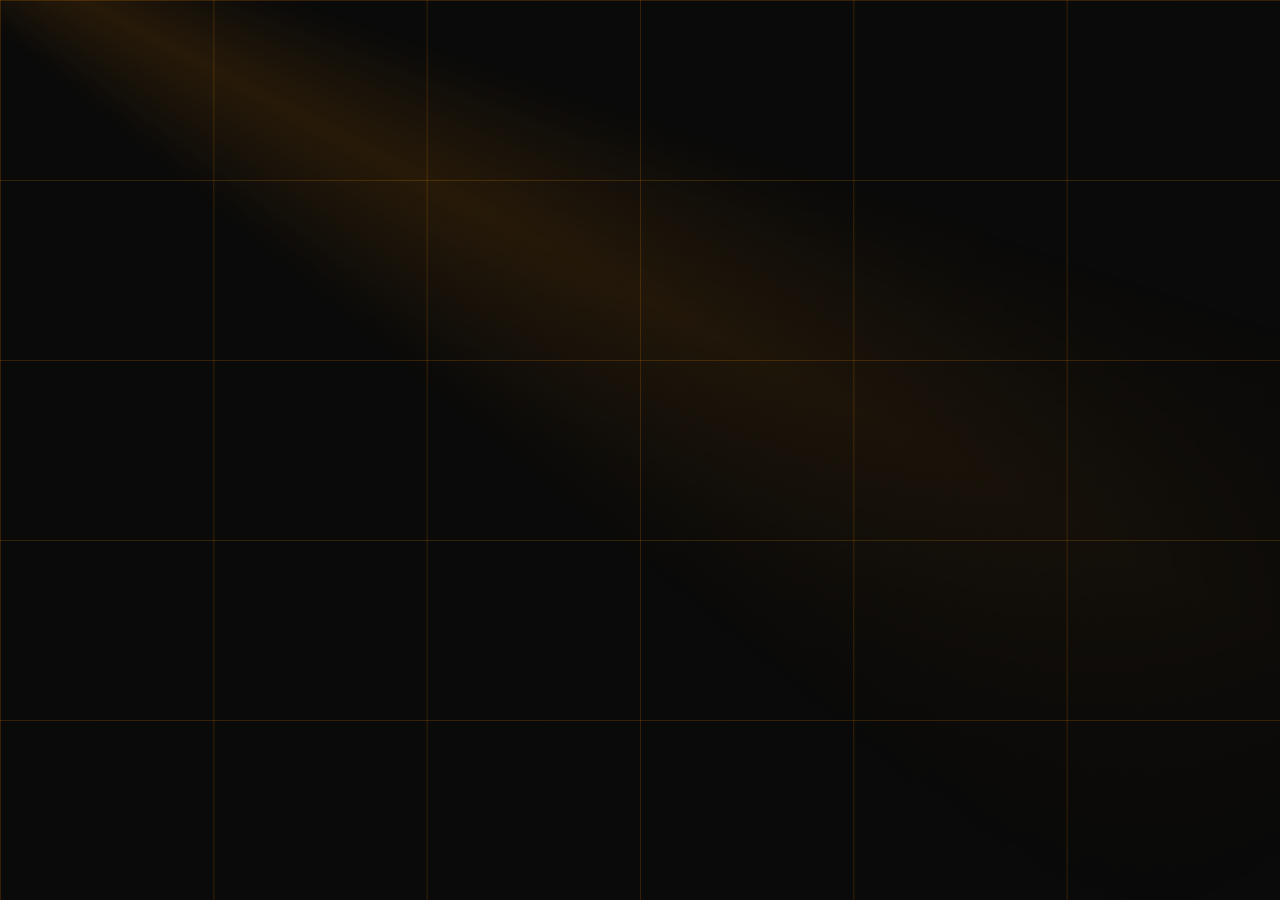
<file: tests/backgrounds/maker-cat/index.html>
<!DOCTYPE html>
<html lang="fr">
<head>
    <meta charset="UTF-8">
    <meta name="viewport" content="width=device-width, initial-scale=1.0">
    <title>Grille 6x5 et Rayon Hors-Écran</title>
    <style>
        *, *::before, *::after {
            box-sizing: border-box;
        }

        body, html {
            margin: 0;
            padding: 0;
            width: 100vw;
            height: 100vh;
            background-color: #0a0a0a; 
            overflow: hidden;
            position: relative;
            
            /* Grille fine orange : 6 colonnes de large, 5 lignes de haut */
            background-image: 
                linear-gradient(to right, rgba(255, 140, 0, 0.18) 1px, transparent 1px),
                linear-gradient(to bottom, rgba(255, 140, 0, 0.18) 1px, transparent 1px);
            background-size: 
                calc(100vw / 6) calc(100vh / 5), 
                calc(100vw / 6) calc(100vh / 5);
            background-repeat: repeat;
        }

        /* Couche du rayon lumineux */
        body::before {
            content: "";
            position: absolute;
            top: 0;
            left: 0;
            width: 100%;
            height: 100%;
            pointer-events: none;

            /* Origine placée à -10% -10% (hors de l'écran en haut à gauche) */
            background-image: conic-gradient(from 90deg at -20% -20%, 
                transparent 18deg, 
                rgba(255, 145, 0, 0.15) 28deg, 
                transparent 40deg
            );

            /* Le masque commence aussi hors-écran pour s'accorder parfaitement au rayon */
            -webkit-mask-image: radial-gradient(circle at -10% -10%, rgba(0,0,0,1) 0%, rgba(0,0,0,0.8) 30%, rgba(0,0,0,0) 65%);
            mask-image: radial-gradient(circle at 20% -20%, rgba(0,0,0,0.8) 0%, rgba(0,0,0,0.8) 30%, rgba(0,0,0,0) 100%);
        }
    </style>
</head>
<body>
</body>
</html>
</file>
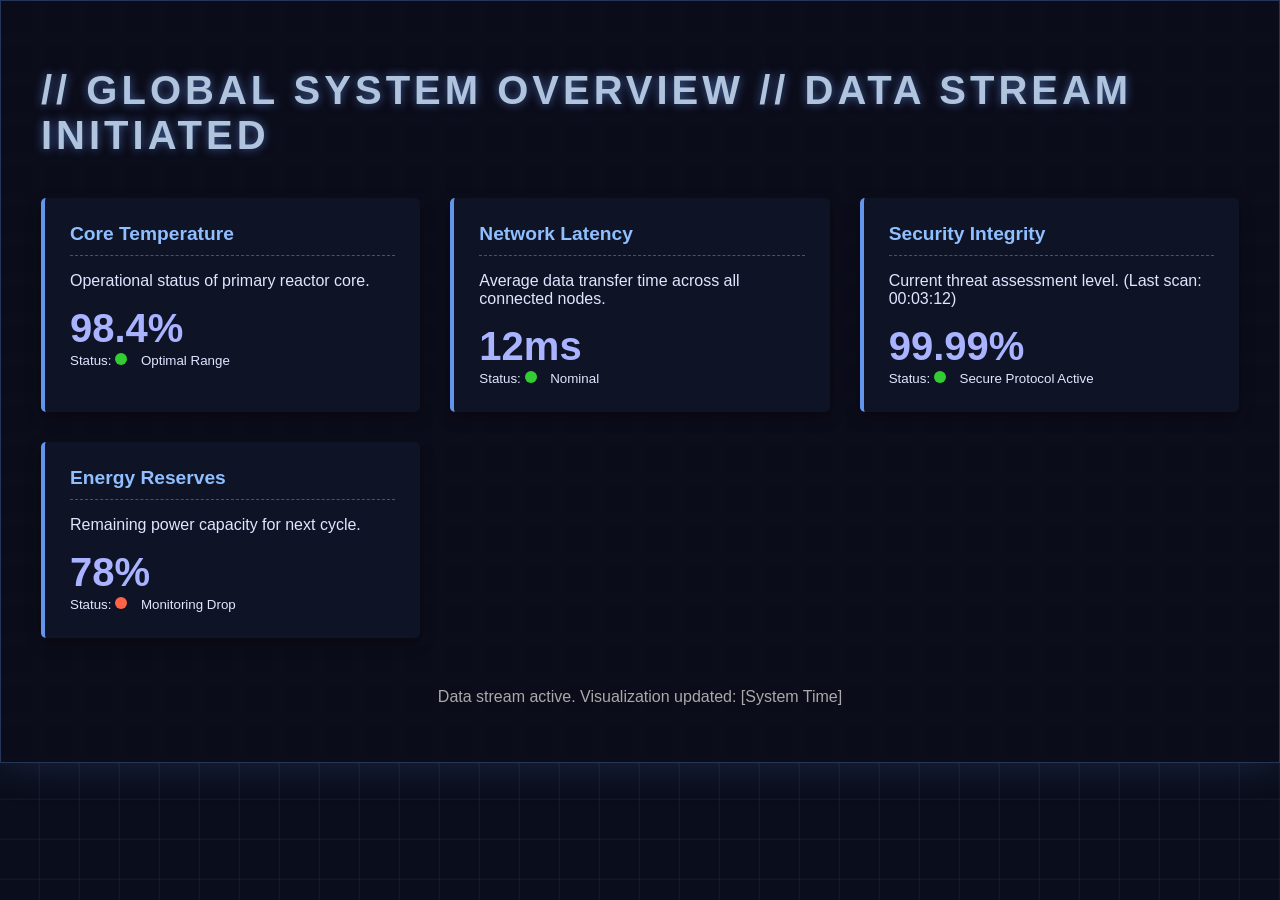
<file: tests/backgrounds/musgrave/index.html>
<!DOCTYPE html>
<html lang="en">
<head>
    <meta charset="UTF-8">
    <meta name="viewport" content="width=device-width, initial-scale=1.0">
    <title>Futuristic Data Interface</title>
    <style>
        /* --- Global Reset and Base Styling --- */
        body {
            margin: 0;
            padding: 0;
            font-family: 'Segoe UI', Tahoma, Geneva, Verdana, sans-serif;
            background-color: #0a0d1b; /* Deep Space Blue/Black */
            color: #e0e6ff;
            min-height: 100vh;
            overflow-x: hidden;
            /* 
             * 1. THE ATMOSPHERE (GOD RAYS):
             * Layering multiple, transparent, directional gradients to simulate light shafts.
             */
            background-image: 
                /* Light Beam 1 (Top Left) */
                linear-gradient(135deg, rgba(100, 149, 237, 0.1) 10%, transparent 70%),
                /* Light Beam 2 (Bottom Right) */
                linear-gradient(45deg, rgba(135, 206, 250, 0.08) 10%, transparent 60%);

            /* 
             * 2. THE GRID OVERLAY (Procedural Grid):
             * Using repeating linear gradients to draw thin, repeating lines over the background.
             */
            background-size: 
                40px 40px, /* Size for the vertical lines */
                100px 40px; /* Size for the horizontal lines */
            background-image: 
                /* Vertical Grid Lines */
                linear-gradient(to right, transparent 95%, rgba(100, 149, 237, 0.1) 100%),
                /* Horizontal Grid Lines */
                linear-gradient(to bottom, transparent 95%, rgba(100, 149, 237, 0.1) 100%);
        }

        /* --- Container Styling --- */
        .container {
            padding: 40px;
            max-width: 1200px;
            margin: 0 auto;
            background-color: rgba(12, 13, 27, 0.85); /* Semi-transparent overlay to make content readable */
            border: 1px solid rgba(100, 149, 237, 0.3); /* Subtle glow border */
            box-shadow: 0 0 40px rgba(100, 149, 237, 0.2); /* Outer glow effect */
            backdrop-filter: blur(5px); /* Adds a modern frosted glass effect */
        }

        /* --- Content Elements --- */
        h1 {
            text-transform: uppercase;
            letter-spacing: 4px;
            font-size: 2.5em;
            color: #b0c4de;
            text-shadow: 0 0 10px rgba(100, 149, 237, 0.6);
            margin-bottom: 40px;
        }

        .data-panel {
            display: grid;
            grid-template-columns: repeat(auto-fit, minmax(300px, 1fr));
            gap: 30px;
            margin-top: 30px;
        }

        .panel-card {
            background-color: rgba(15, 20, 40, 0.9);
            padding: 25px;
            border-left: 4px solid #6495ed;
            transition: all 0.3s ease;
            box-shadow: 0 5px 15px rgba(0, 0, 0, 0.3);
            border-radius: 5px;
        }
        
        .panel-card:hover {
            transform: translateY(-5px);
            box-shadow: 0 10px 30px rgba(100, 149, 237, 0.4); /* Glow on hover */
        }

        .panel-card h2 {
            font-size: 1.2em;
            color: #90bfff;
            margin-top: 0;
            border-bottom: 1px dashed rgba(100, 149, 237, 0.5);
            padding-bottom: 10px;
        }

        .data-value {
            display: block;
            font-size: 2.5em;
            font-weight: bold;
            color: #a9b3ff;
            margin-top: 10px;
        }

        /* Utility styling for simulated data points */
        .status-indicator {
            display: inline-block;
            width: 12px;
            height: 12px;
            border-radius: 50%;
            margin-right: 10px;
        }
        .status-ok { background-color: #32cd32; } /* Lime Green */
        .status-alert { background-color: #ff6347; } /* Tomato Red */

    </style>
</head>
<body>
    
    <div class="container">
        <h1>// GLOBAL SYSTEM OVERVIEW // DATA STREAM INITIATED</h1>

        <div class="data-panel">
            
            <div class="panel-card">
                <h2>Core Temperature</h2>
                <p>Operational status of primary reactor core.</p>
                <span class="data-value">98.4%</span>
                <small>Status: <span class="status-indicator status-ok"></span> Optimal Range</small>
            </div>
            
            <div class="panel-card">
                <h2>Network Latency</h2>
                <p>Average data transfer time across all connected nodes.</p>
                <span class="data-value">12ms</span>
                <small>Status: <span class="status-indicator status-ok"></span> Nominal</small>
            </div>

            <div class="panel-card">
                <h2>Security Integrity</h2>
                <p>Current threat assessment level. (Last scan: 00:03:12)</p>
                <span class="data-value">99.99%</span>
                <small>Status: <span class="status-indicator status-ok"></span> Secure Protocol Active</small>
            </div>
            
            <div class="panel-card">
                <h2>Energy Reserves</h2>
                <p>Remaining power capacity for next cycle.</p>
                <span class="data-value">78%</span>
                <small>Status: <span class="status-indicator status-alert"></span> Monitoring Drop</small>
            </div>

        </div>
        
        <div style="margin-top: 50px; text-align: center; color: #aaa;">
            <p>Data stream active. Visualization updated: [System Time]</p>
        </div>
    </div>
</body>
</html>
</file>
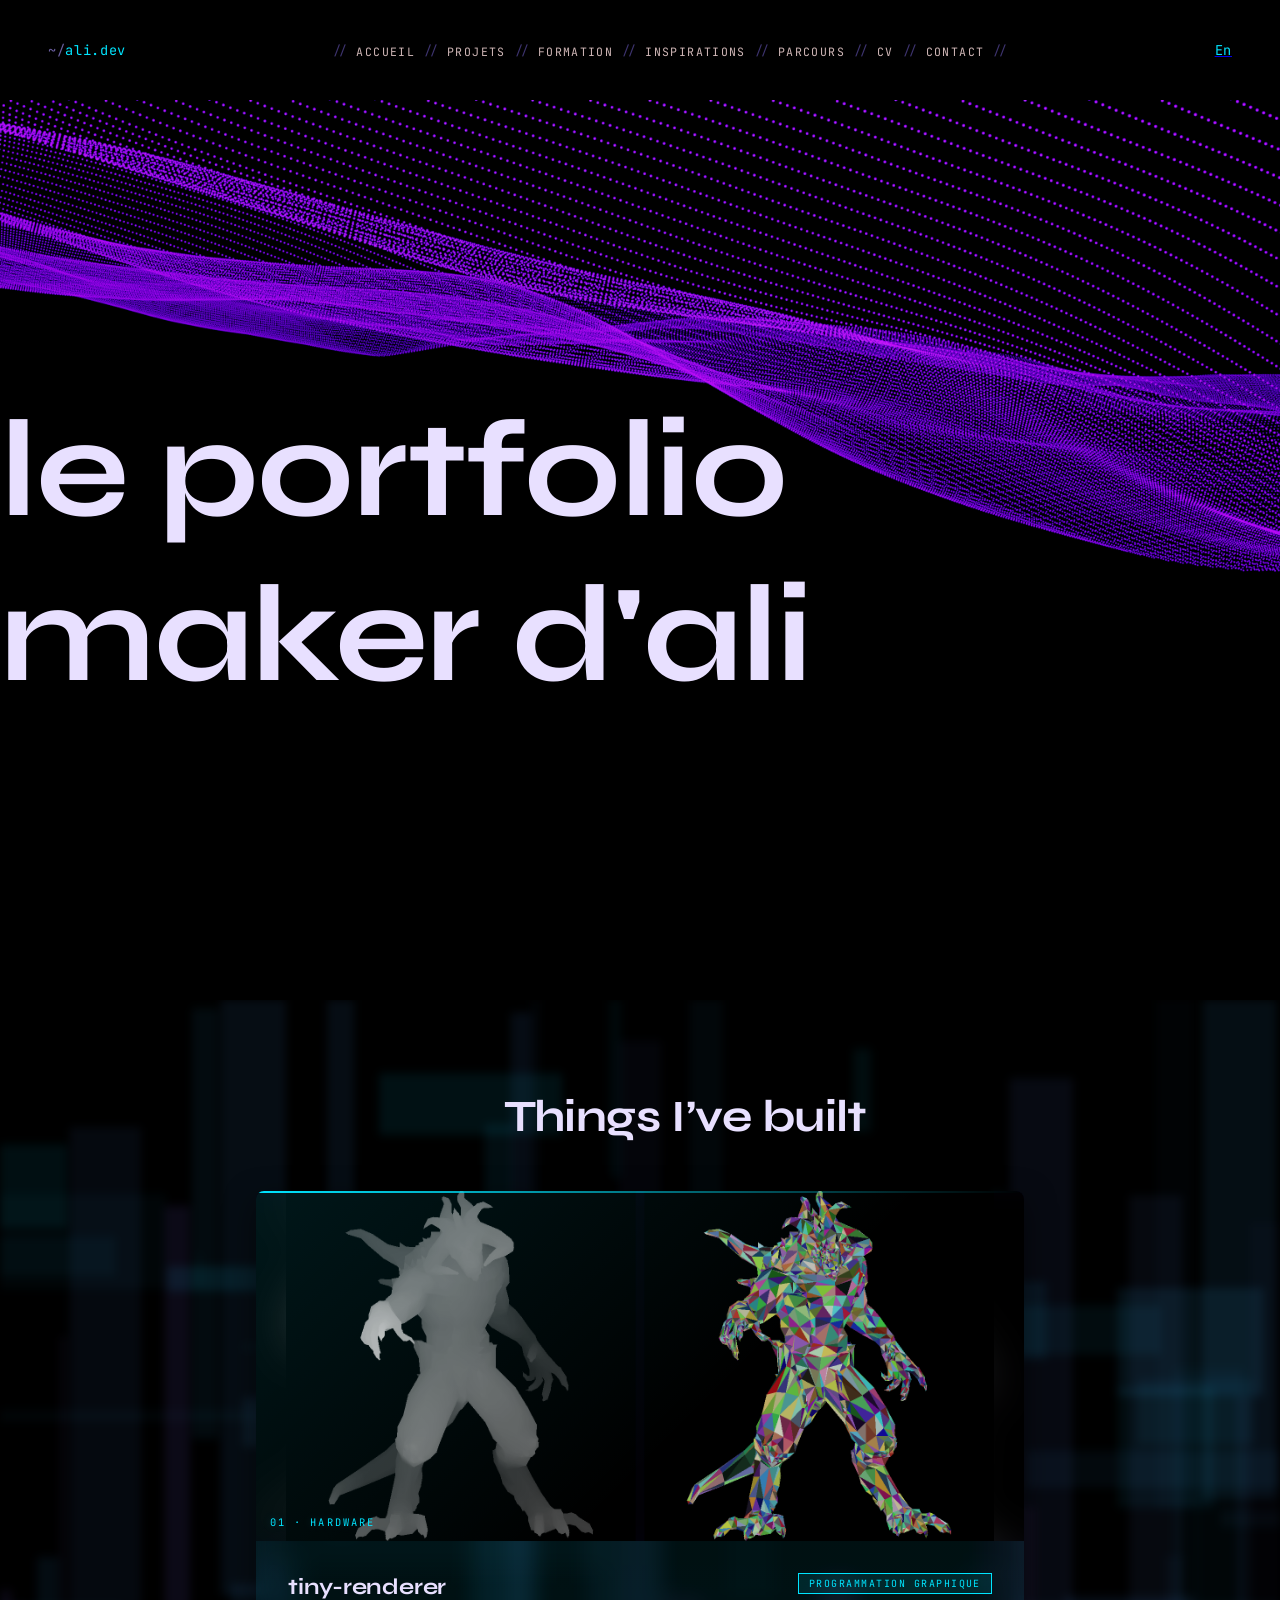
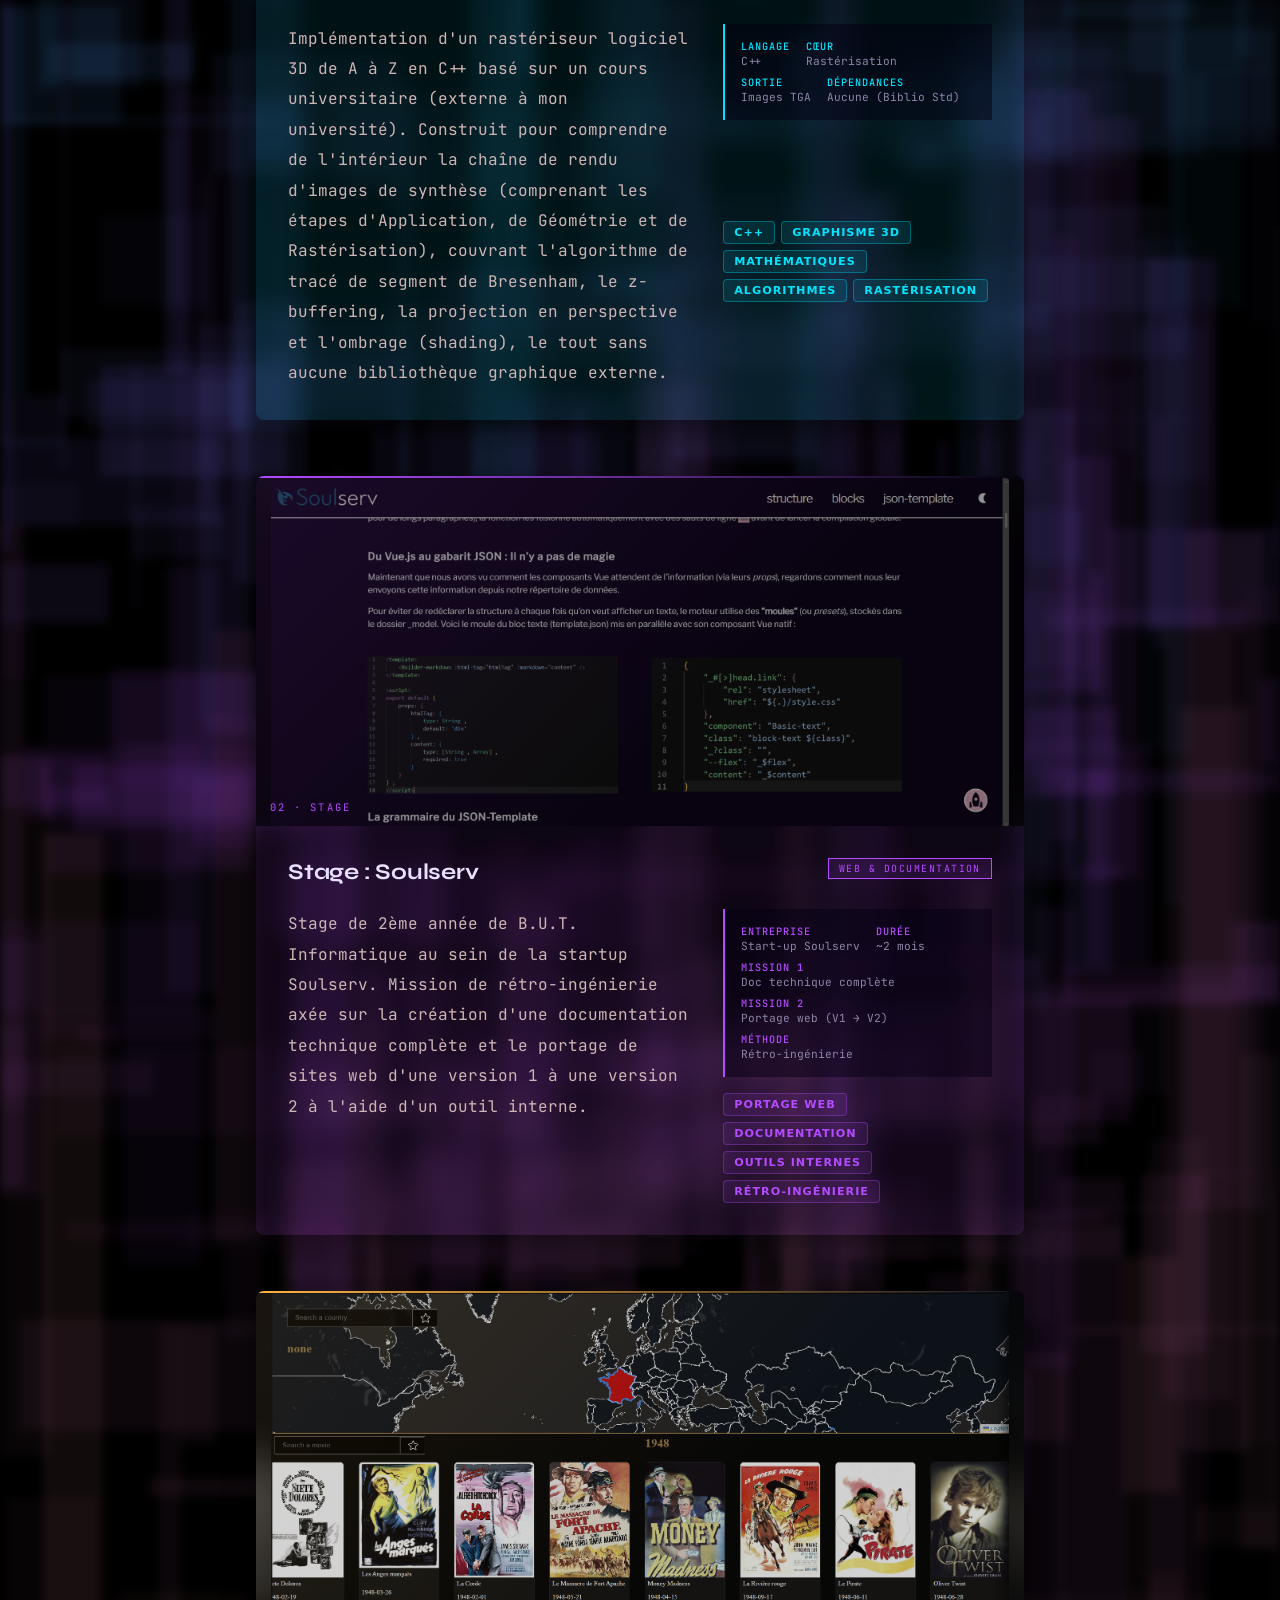
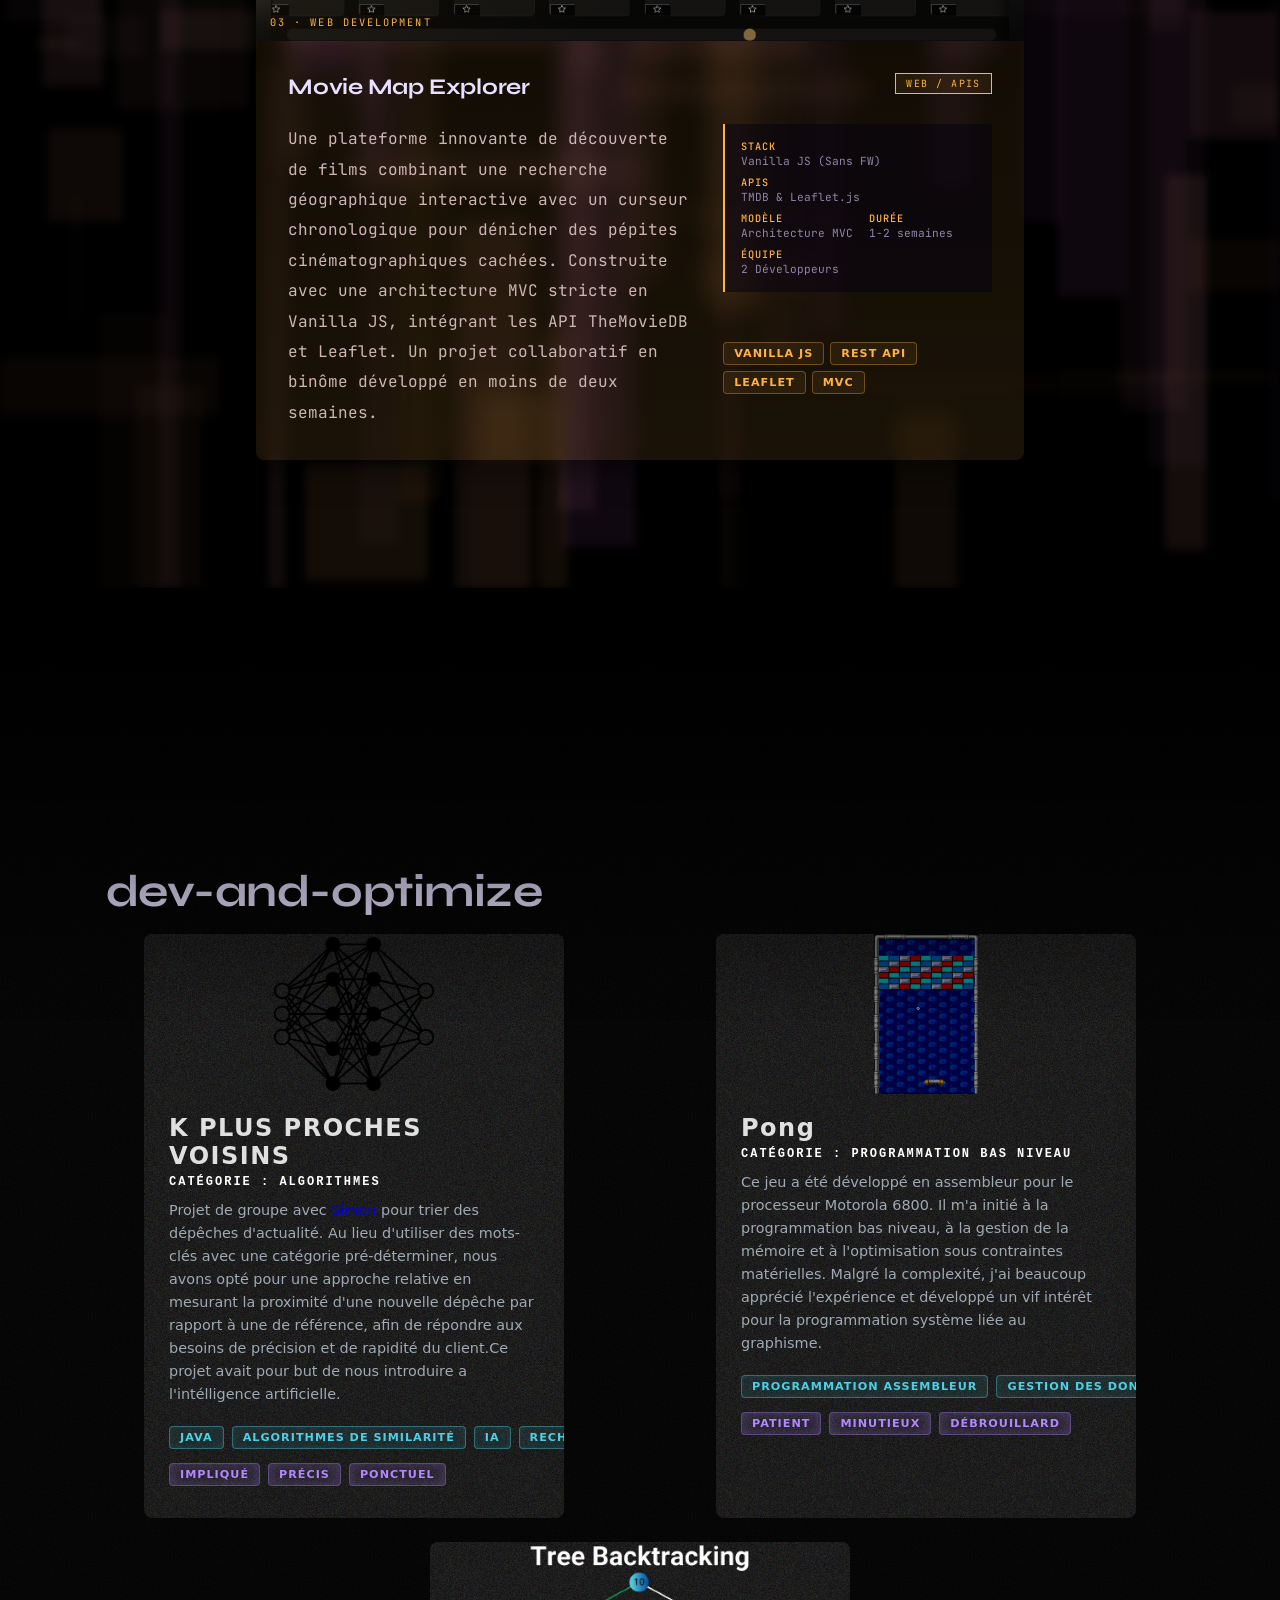
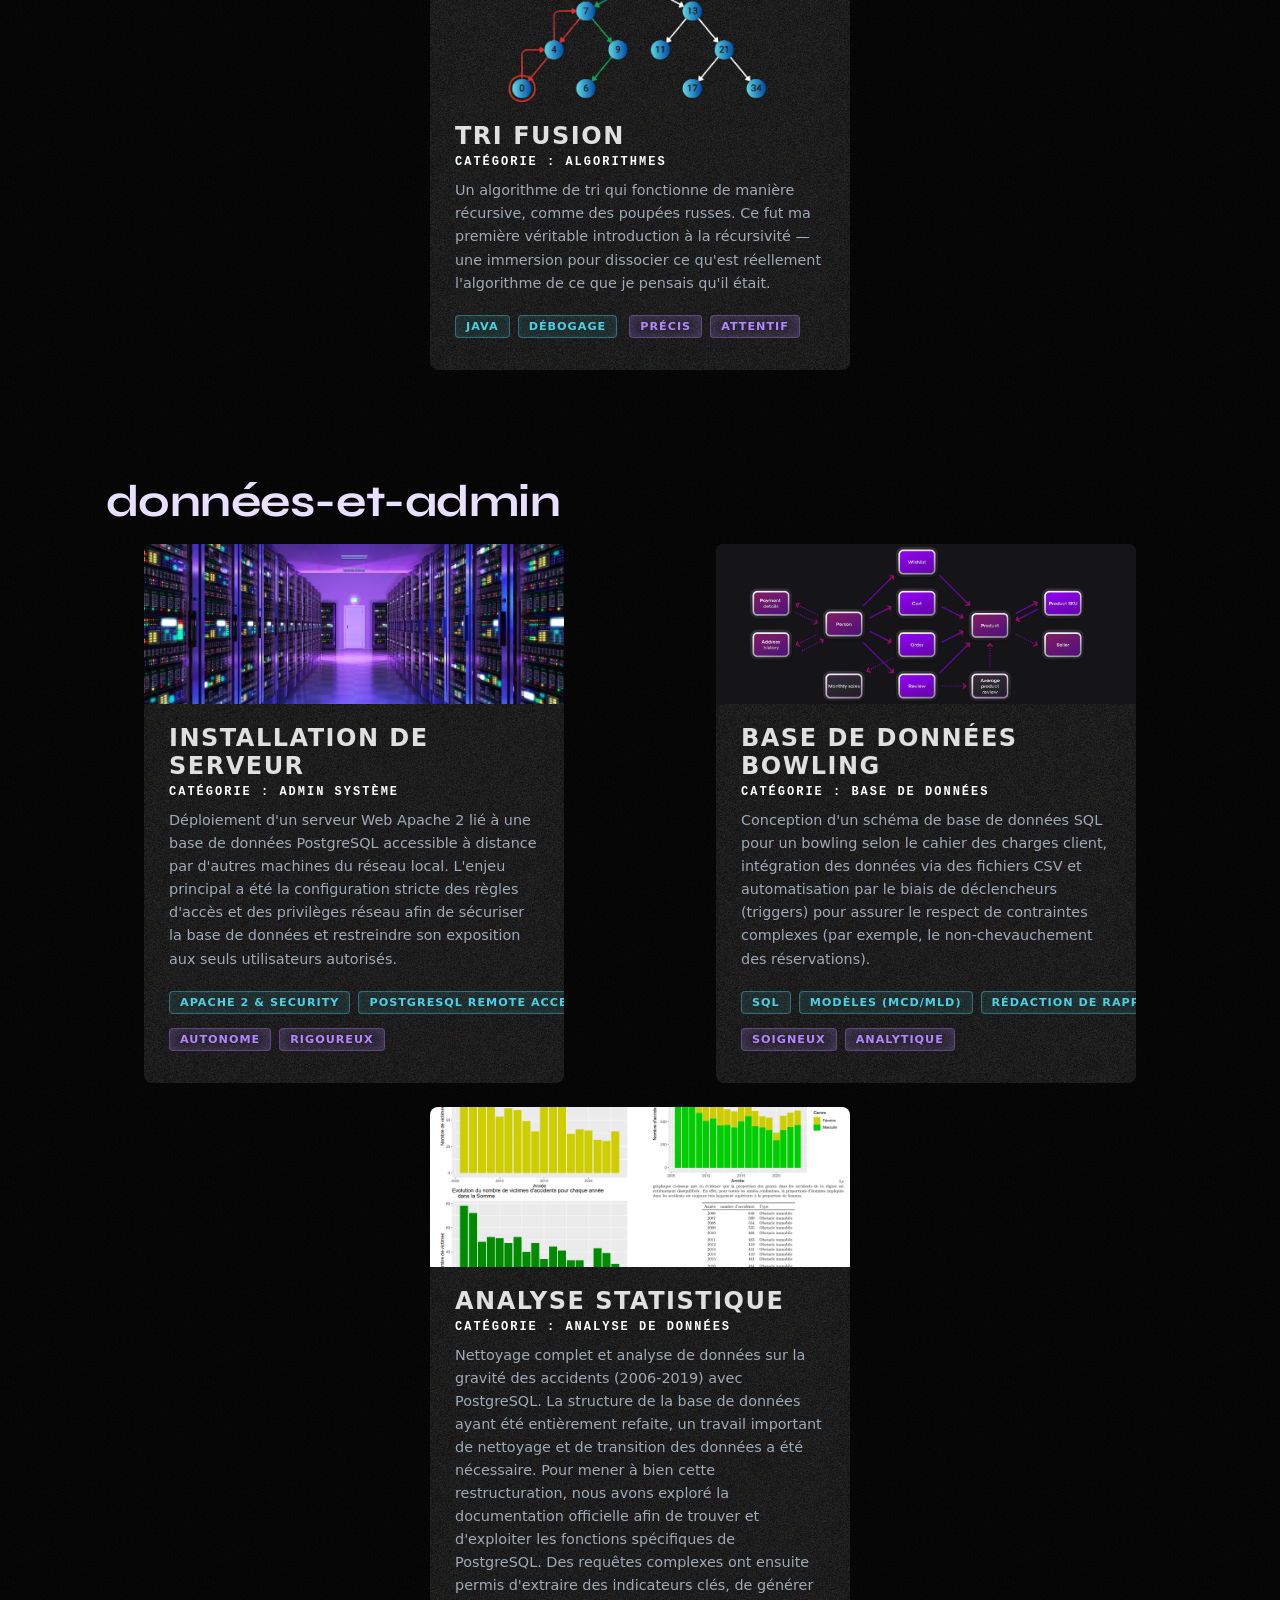
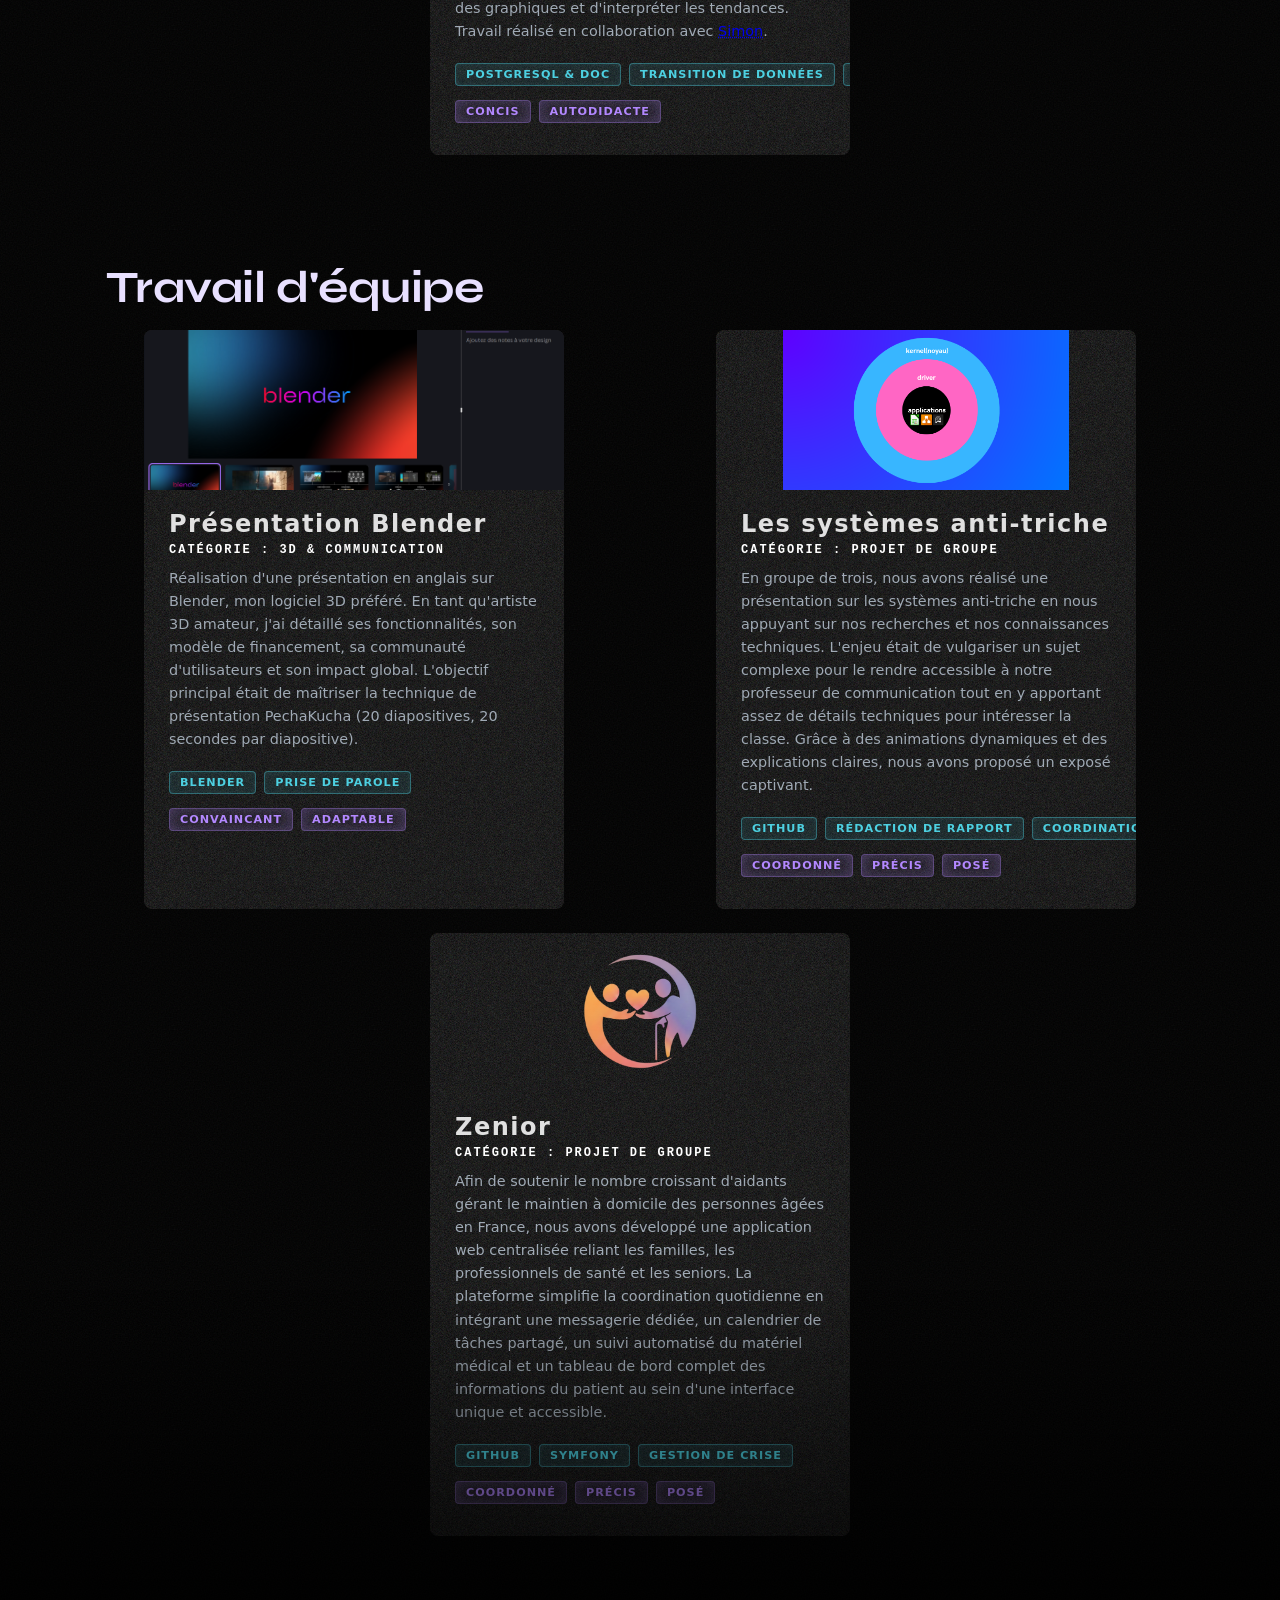
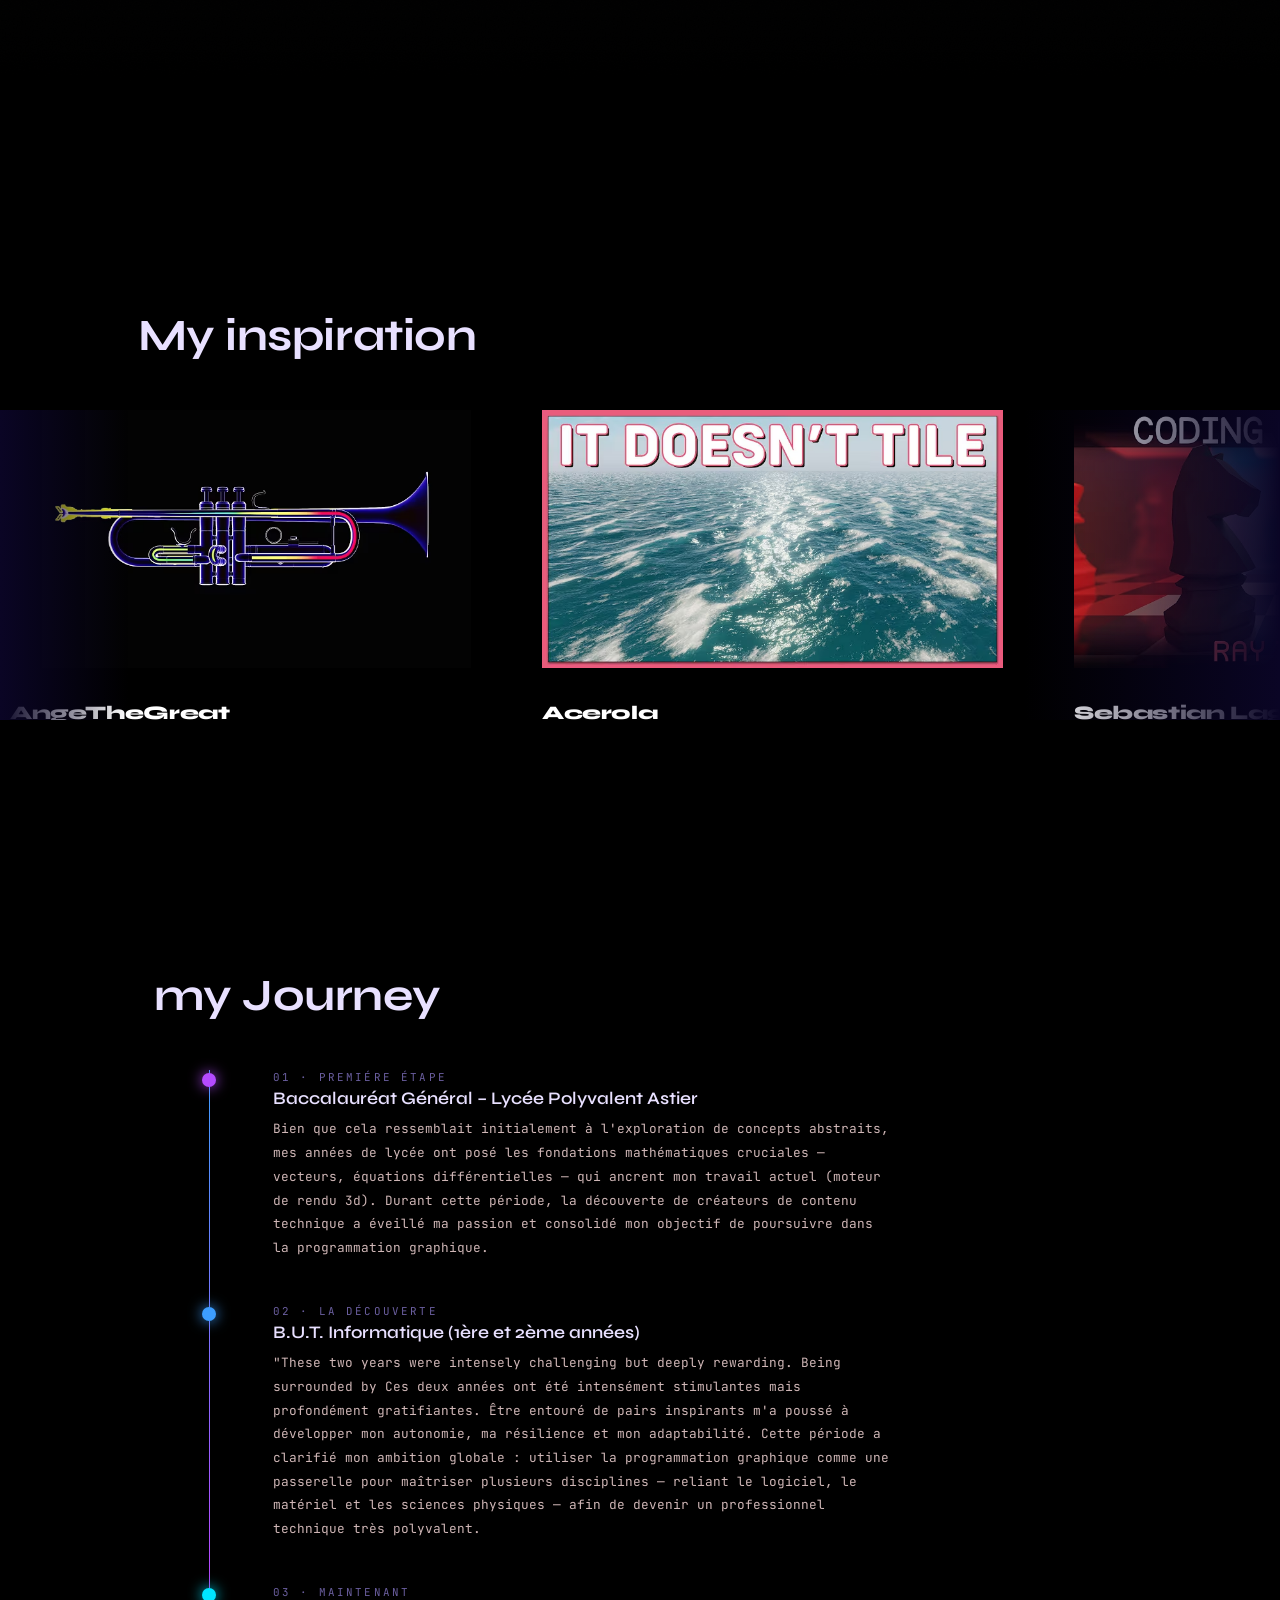
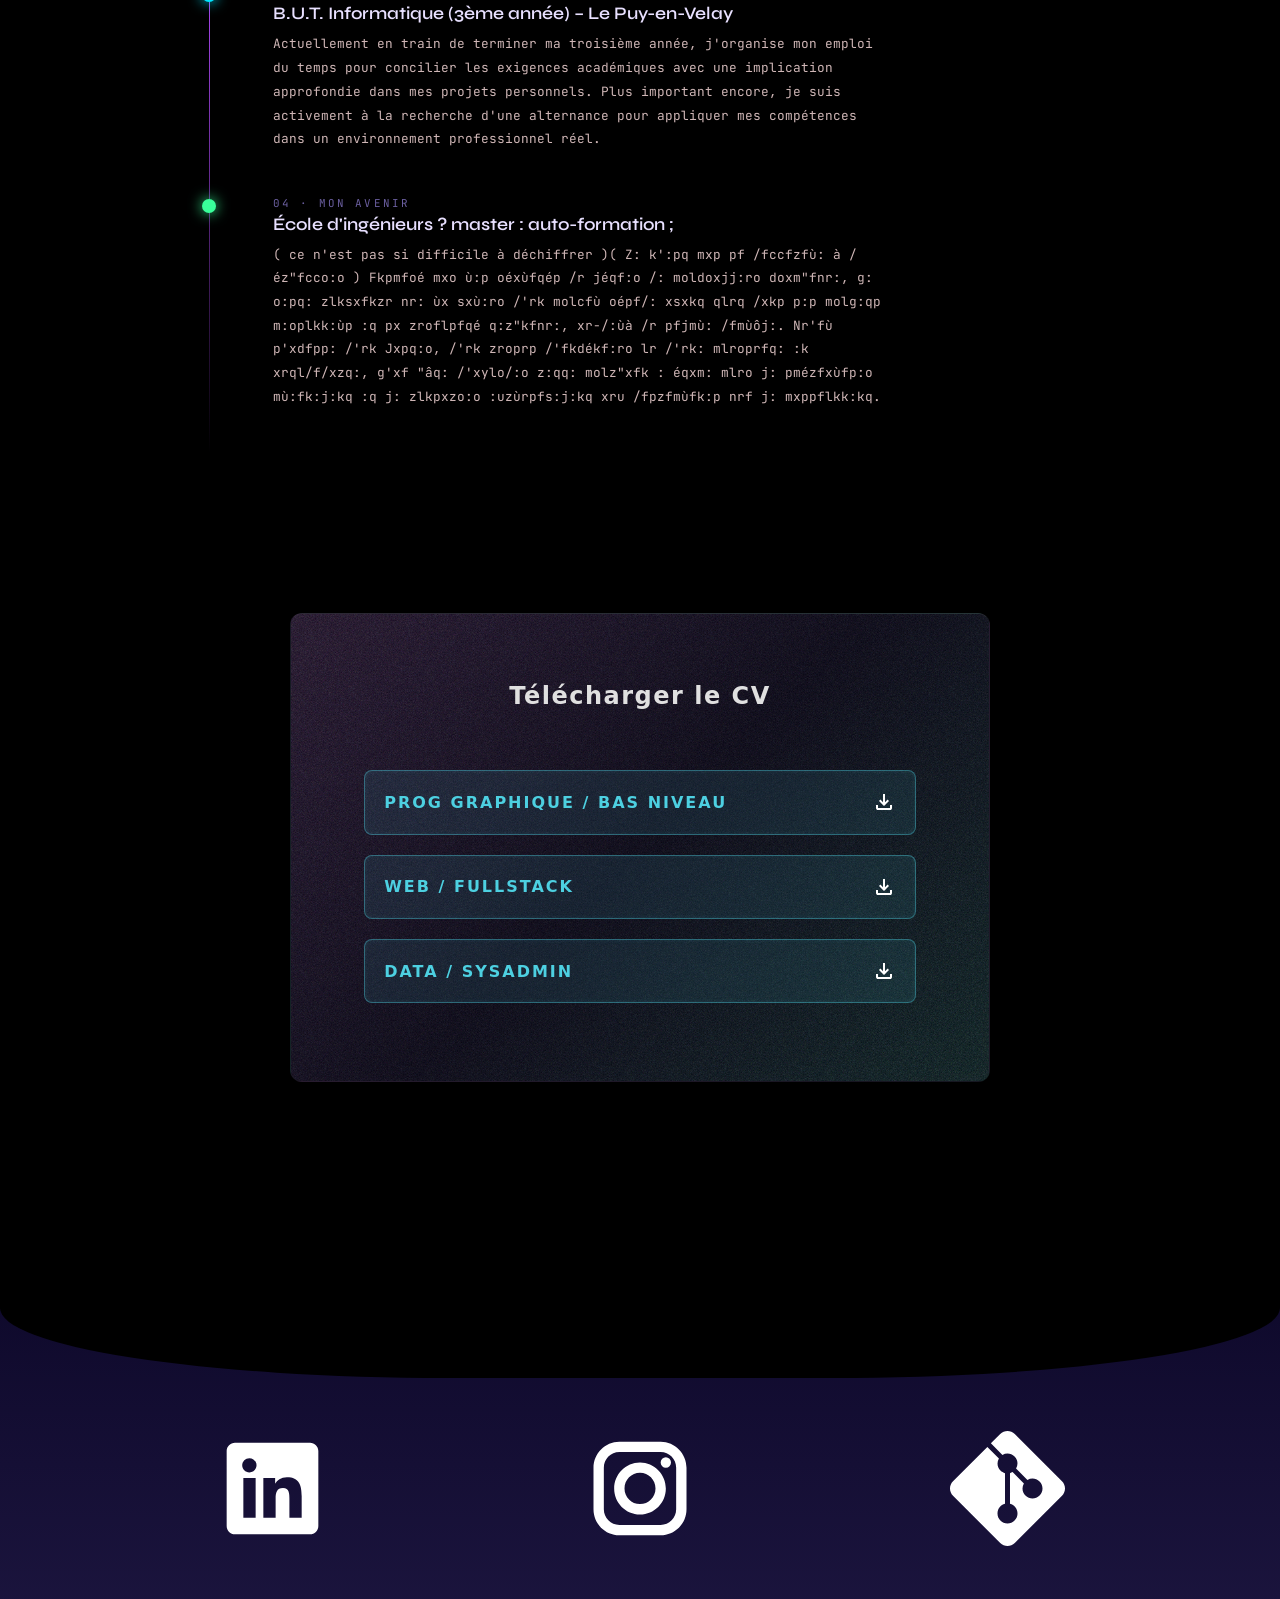
<file: index_fr.html>
<!DOCTYPE html>
<html lang="fr">

<head>
  <meta charset="UTF-8">
  <meta name="viewport" content="width=device-width, initial-scale=1.0">
  <title>~/maker.portfolio</title>

  <!-- Google Fonts
       JetBrains Mono → corps de texte, nav, labels (style éditeur de code)
       Syne           → titres (display, expressif) -->
  <link rel="preconnect" href="https://fonts.googleapis.com">
  <link
    href="https://fonts.googleapis.com/css2?family=JetBrains+Mono:ital,wght@0,300;0,400;0,500;0,700;1,300&family=Syne:wght@400;600;700;800&display=swap"
    rel="stylesheet">

  <!-- Feuille de styles principale -->
  <link rel="stylesheet" href="style.css">
</head>

<body>


  <!-- ═══════════════════════════════════════
       NAVIGATION
       Fixée en haut. Transparente sur le hero,
       la classe .scrolled est ajoutée par JS
       dès que l'utilisateur commence à scroller.
       Les séparateurs // sont purement décoratifs.
       ═══════════════════════════════════════ -->
  <nav id="navbar">

    <div class="nav-brand"><span>~/</span>ali.dev</div>

    <ul class="nav-links">
      <li class="nav-sep">//</li>
      <li><a href="#hero">Accueil</a></li>
      <li class="nav-sep">//</li>
      <li><a href="#projects">Projets</a></li>
      <li class="nav-sep">//</li>
      <li><a href="#shcool-section">Formation</a></li>
      <li class="nav-sep">//</li>
      <li><a href="#gallery">Inspirations</a></li>
      <li class="nav-sep">//</li>
      <li><a href="#process">Parcours</a></li>
      <li class="nav-sep">//</li>
      <li><a href="#cv">CV</a></li>
      <li class="nav-sep">//</li>
      <li><a href="#reseaux">Contact</a></li>
      <li class="nav-sep">//</li>
      <!--
    <li class="nav-sep">      \\</li>
    <li><a href="#reseaux">maker</a></li>
    <li class="nav-sep">\\</li>
    
    -->

    </ul>

    <div class="nav-status" >
      <a href="index.html">
  <div class="nav-brand">En</div>
      </a>
     
    </div>

  </nav>


  <!-- ═══════════════════════════════════════
       HERO
       Section plein écran (100vh).
       - .hero-img : div vide qui reçoit le background-image via JS
         (permet de détecter le chargement et de lancer l'animation)
       - .hero-overlay : dégradé sombre du bas pour la lisibilité
       - .hero-tint : halo violet en bas à gauche pour l'ambiance
       ═══════════════════════════════════════ -->
  <div id="hero">

    <!-- Image de fond (URL + animation injectées par JS) -->

    <img class="hero-image" src="assets/img/my-3d/hero-bg.png">
    <h2 class="hero-text">le portfolio <br> maker d'ali</h2>


  </div>


  <!-- ═══════════════════════════════════════
       GALLERY — SCROLL HORIZONTAL
       Principe : le container fait 400vh de haut.
       L'intérieur (.gallery-sticky) est en position
       sticky → il reste à l'écran pendant le scroll.
       JS lit la progression et déplace .gallery-track.

       Pour ajouter une image :
         1. Dupliquer un .gallery-panel
         2. Changer le src de l'image
         3. Mettre à jour le caption
         4. Ajouter un .g-dot dans .gallery-dots
         5. Augmenter height de .gallery-scroll-container (ex: 500vh pour 5 panels)
         6. Mettre à jour la constante PANEL_COUNT dans main.js
       ═══════════════════════════════════════ -->



  <!-- ═══════════════════════════════════════
       PROJECTS
       Chaque .project-row porte une classe de
       couleur (.p-cyan / .p-violet / .p-amber)
       qui définit des tokens CSS locaux utilisés
       par toute la carte (bordures, tags, specs…).

       La classe .flip inverse photo/texte gauche-droite
       pour alterner la mise en page.

       Pour ajouter un projet :
         1. Copier un .project-row complet
         2. Changer la classe de couleur
         3. Mettre à jour photo, nom, description, specs, tags
       ═══════════════════════════════════════ -->
  <section id="projects" class="big-padding">


    <canvas id="projects_bg"></canvas>
    <div class="sec-title" style="margin-bottom: 3rem">Things I&rsquo;ve built</div>

    <div class="cascade-wrapper">

      <!-- ── Projet 01 — CYAN ── -->
      <div class="project-row p-cyan reveal">
        <div class="blur"></div>

        <!-- Photo du projet — remplacer src par ta photo -->
        <div class="proj-photo">
          <img class="bg-img" src="assets/img/special-proj/tiny-renderer.png" alt="PCB OpenTherm" loading="lazy">
          <img class="fg-img" src="assets/img/special-proj//tiny-renderer.png" alt="PCB OpenTherm" loading="lazy">
          <div class="proj-photo-num">01 &middot; hardware</div>
        </div>

        <!-- Contenu texte -->
        <div class="proj-content">
          <div>
            <div class="proj-header">
              <div class="proj-name">tiny-renderer</div>
              <span class="proj-type">Programmation Graphique</span>
            </div>
            <p class="proj-desc">
              Implémentation d'un rastériseur logiciel 3D de A à Z en C++ basé sur un cours universitaire (externe à mon
              université).
              Construit pour comprendre de l'intérieur la chaîne de rendu d'images de synthèse (comprenant les étapes
              d'Application, de Géométrie et de Rastérisation), couvrant l'algorithme de tracé de segment de Bresenham,
              le z-buffering,
              la projection en perspective et l'ombrage (shading), le tout sans aucune bibliothèque graphique externe.
            </p>

              <div class="proj-specs">
                <div class="spec-item"><strong>Langage</strong>C++</div>
                <div class="spec-item"><strong>Cœur</strong>Rastérisation</div>
                <div class="spec-item"><strong>Sortie</strong>Images TGA</div>
                <div class="spec-item"><strong>Dépendances</strong>Aucune (Biblio Std)</div>
              </div>

          </div>
          <div class="proj-tags">
            <span class="tag">C++</span>
            <span class="tag">Graphisme 3D</span>
            <span class="tag">Mathématiques</span>
            <span class="tag">Algorithmes</span>
            <span class="tag">Rastérisation</span>
          </div>
        </div>

      </div><!-- /.project-row -->


      <!-- ── Projet 02 — VIOLET (inversé) ── -->
      <div class="project-row p-violet reveal">
        <div class="blur"></div>
        <div class="proj-photo">
          <img class="bg-img" src="assets/img/special-proj/documentation-soulserv.png" alt="" aria-hidden="true"
            loading="lazy">

          <img class="fg-img" src="assets/img/special-proj/documentation-soulserv.png"
            alt="Technical documentation and web porting" loading="lazy">

          <div class="proj-photo-num">02 &middot; stage</div>
        </div>

        <div class="proj-content">
          <div>
            <div class="proj-header">
              <div class="proj-name">Stage : Soulserv</div>
              <span class="proj-type">Web & Documentation</span>
            </div>

            <p class="proj-desc">
              Stage de 2ème année de B.U.T. Informatique au sein de la startup Soulserv.
              Mission de rétro-ingénierie axée sur la création d'une documentation technique complète
              et le portage de sites web d'une version 1 à une version 2 à l'aide d'un outil interne.
            </p>

            <div class="proj-specs">
              <div class="spec-item"><strong>Entreprise</strong>Start-up Soulserv</div>
              <div class="spec-item"><strong>Durée</strong>~2 mois</div>
              <div class="spec-item"><strong>Mission 1</strong>Doc technique complète</div>
              <div class="spec-item"><strong>Mission 2</strong>Portage web (V1 &rarr; V2)</div>
              <div class="spec-item"><strong>Méthode</strong>Rétro-ingénierie</div>
            </div>
          </div>

          <div class="proj-tags">
            <span class="tag">Portage Web</span>
            <span class="tag">Documentation</span>
            <span class="tag">Outils Internes</span>
            <span class="tag">Rétro-ingénierie</span>
          </div>
        </div>


      </div>




      <!-- ── Projet 03 — AMBRE ── -->
      <div class="project-row p-amber reveal">
        <div class="blur"></div>

        <div class="proj-photo">
          <a href="https://farah-ali-code.github.io/r4a10-tp-api-2026-battisni-farahal/">

            <img class="bg-img" src="assets/img/special-proj//tp-api.png" alt="PCB OpenTherm" loading="lazy">
            <img class="fg-img" src="assets/img/special-proj/tp-api.png" alt="PCB OpenTherm" loading="lazy">
          </a>
          <div class="proj-photo-num">03 &middot; web development</div>
        </div>

        <div class="proj-content">
          <div>
            <div class="proj-header">
              <div class="proj-name">Movie Map Explorer</div>
              <span class="proj-type">Web / APIs</span>
            </div>
            <p class="proj-desc">
             Une plateforme innovante de découverte de films combinant une recherche géographique interactive avec un curseur chronologique pour dénicher des pépites cinématographiques cachées.
              Construite avec une architecture MVC stricte en Vanilla JS, intégrant les API TheMovieDB et Leaflet.
              Un projet collaboratif en binôme développé en moins de deux semaines.
            </p>
            <div class="proj-specs">
              <div class="spec-item"><strong>Stack</strong>Vanilla JS (Sans FW)</div>
              <div class="spec-item"><strong>APIs</strong>TMDB &amp; Leaflet.js</div>
              <div class="spec-item"><strong>Modèle</strong>Architecture MVC</div>
              <div class="spec-item"><strong>Durée</strong>1-2 semaines </div>
              <div class="spec-item"><strong>Équipe</strong>2 Développeurs</div>
            </div>
          </div>
          <div class="proj-tags">
            <span class="tag">Vanilla JS</span>
            <span class="tag">REST API</span>
            <span class="tag">Leaflet</span>
            <span class="tag">MVC</span>
          </div>
        </div>

      </div>


    </div><!-- /.cascade-wrapper -->
  </section>
  <!-- ═══════════════════════════════════════
       cards gradiants backgrounds
       ═══════════════════════════════════════ -->
  <section class="bg big-padding" id="section-arriere-plan">
    <canvas id="canvas-brouillard"></canvas>
    <div class="noise"></div>
    <div class="fade-top"></div>
    <div class="fade-bot"></div>

    <div class="container" id="shcool-section">
      <div class="sec-title">dev-and-optimize</div>

      <div class="slide">

        <div class="card futuristic-card">
          <div class="noise detailed-grain"></div>

          <div class="project-image">
            <img src="assets/img/cards/graphe math.png" alt="">
          </div>

          <div class="card-content">
            <div class="text-content">
              <h2 class="project-title">K PLUS PROCHES VOISINS</h2>
              <h3 class="project-category">CATÉGORIE : ALGORITHMES</h3>
              <p class="project-description">
                Projet de groupe avec <a href="https://favreau.alwaysdata.net/accueil.html" class="lien">Simon</a> pour trier
                des dépêches d'actualité. Au lieu d'utiliser des
                mots-clés avec une catégorie pré-déterminer, nous avons opté pour une approche relative en mesurant la proximité d'une nouvelle dépêche par rapport à une de référence, afin de répondre aux
                besoins de précision et de rapidité du client.Ce projet avait pour but de nous introduire a l'intélligence artificielle.
              </p>
            </div>

            <div class="tags-layout">
              <div class="tags-row">
                <div class="tags-list">
                 <span class="tag tag-tech">Java</span>
                  <span class="tag tag-tech">Algorithmes de similarité</span>
                  <span class="tag tag-tech">IA</span>
                  <span class="tag tag-tech">Recherche & Git</span>
                </div>
              </div>

              <div class="tags-row">
                <div class="tags-list">
                  <span class="tag tag-soft">Impliqué</span>
                  <span class="tag tag-soft">Précis</span>
                  <span class="tag tag-soft">Ponctuel</span>
                </div>
              </div>
            </div>
          </div>
        </div>
        <div class="card futuristic-card">
          <div class="noise detailed-grain"></div>

          <div class="project-image">
            <img src="assets/img/cards/ping pong assembleur.png" alt="">
          </div>

          <div class="card-content">
            <div class="text-content">
              <h2 class="project-title">Pong</h2>
              <h3 class="project-category">CATÉGORIE : PROGRAMMATION BAS NIVEAU</h3>
              <p class="project-description">
                Ce jeu a été développé en assembleur pour le processeur Motorola 6800. Il m'a initié à la programmation bas niveau,
                 à la gestion de la mémoire et à l'optimisation sous contraintes matérielles. 
                 Malgré la complexité, j'ai beaucoup apprécié l'expérience et développé un vif intérêt pour la programmation système liée au graphisme.
              </p>
            </div>

            <div class="tags-layout">
              <div class="tags-row">
                <div class="tags-list">
                  <span class="tag tag-tech">Programmation Assembleur</span>
                  <span class="tag tag-tech">Gestion des données RAM</span>
                </div>
              </div>

              <div class="tags-row">
                <div class="tags-list">
                 <span class="tag tag-soft">Patient</span>
                  <span class="tag tag-soft">Minutieux</span>
                  <span class="tag tag-soft">Débrouillard</span>
                </div>
              </div>
            </div>
          </div>
        </div>
        <div class="card futuristic-card">
          <div class="noise detailed-grain"></div>

          <div class="project-image">
            <img src="assets/img/cards/tree search.png" alt="">
          </div>
          <div class="card-content">
            <div class="text-content">
              <h2 class="project-title">TRI FUSION</h2>
              <h3 class="project-category">CATÉGORIE : ALGORITHMES</h3>
              <p class="project-description">
              Un algorithme de tri qui fonctionne de manière récursive, comme des poupées russes. 
              Ce fut ma première véritable introduction à la récursivité — une immersion pour dissocier ce qu'est réellement l'algorithme de ce que je pensais qu'il était.
              </p>
            </div>

            <div class="tags-layout">
              <div class="tags-row">
                <div class="tags-list">
                  <span class="tag tag-tech">Java</span>
                  <span class="tag tag-tech">Débogage</span>
                </div>
              </div>

              <div class="tags-row">
                <div class="tags-list">
                  <span class="tag tag-soft">Précis</span>
                  <span class="tag tag-soft">Attentif</span>
                </div>
              </div>
            </div>
          </div>
        </div>

      </div>
      <div class="sec-title">données-et-admin</div>
      <div class="slide">
        <div class="card futuristic-card">
          <div class="noise detailed-grain"></div>

          <div class="project-image-long">
            <img src="assets/img/cards/server_install.png" alt="">
          </div>
          <div class="card-content">
            <div class="text-content">
              <h2 class="project-title">INSTALLATION DE SERVEUR</h2>
              <h3 class="project-category">CATÉGORIE : ADMIN SYSTÈME</h3>
              <p class="project-description">
                Déploiement d'un serveur Web Apache 2 lié à une base de données PostgreSQL accessible à distance par d'autres machines du réseau local.
                 L'enjeu principal a été la configuration stricte des règles d'accès et des privilèges réseau afin de sécuriser la base de données et restreindre son exposition aux seuls utilisateurs autorisés.
              </p>
            </div>

            <div class="tags-layout">
              <div class="tags-row">
                <div class="tags-list">
                  <span class="tag tag-tech">Apache 2 & Security</span>
                  <span class="tag tag-tech">PostgreSQL Remote Access</span>
                </div>
              </div>

              <div class="tags-row">
                <div class="tags-list">
                 <span class="tag tag-soft">Autonome</span>
                  <span class="tag tag-soft">Rigoureux</span>
                </div>
              </div>
            </div>
          </div>
        </div>
        <div class="card futuristic-card">
          <div class="noise detailed-grain"></div>


          <div class="project-image-long">
            <img src="assets/img/cards/bd shcéma.png" alt="">
          </div>

          <div class="card-content">
            <div class="text-content">
              <h2 class="project-title">BASE DE DONNÉES BOWLING</h2>
              <h3 class="project-category">CATÉGORIE : BASE DE DONNÉES</h3>
              <p class="project-description">
  Conception d'un schéma de base de données SQL pour un bowling selon le cahier des charges client, 
  intégration des données via des fichiers CSV et automatisation par le biais de déclencheurs (triggers) pour assurer le respect de contraintes complexes 
  (par exemple, le non-chevauchement des réservations).
</p>
            </div>

            <div class="tags-layout">
              <div class="tags-row">
                <div class="tags-list">
                 <span class="tag tag-tech">SQL</span>
                  <span class="tag tag-tech">Modèles (MCD/MLD)</span>
                  <span class="tag tag-tech">Rédaction de rapports</span>
                </div>
              </div>

              <div class="tags-row">
                <div class="tags-list">
                  <span class="tag tag-soft">Soigneux</span>
                  <span class="tag tag-soft">Analytique</span>
                </div>
              </div>
            </div>
          </div>
        </div>
        <div class="card futuristic-card">
          <div class="noise detailed-grain"></div>

          <div class="project-image-long">
            <img src="assets/img/cards/sae sql.png" alt="">
          </div>

          <div class="card-content">
            <div class="text-content">
              <h2 class="project-title">ANALYSE STATISTIQUE</h2>
              <h3 class="project-category">CATÉGORIE : ANALYSE DE DONNÉES</h3>
             <p class="project-description">
                Nettoyage complet et analyse de données sur la gravité des accidents (2006-2019) avec PostgreSQL.
                 La structure de la base de données ayant été entièrement refaite, 
                 un travail important de nettoyage et de transition des données a été nécessaire.
                  Pour mener à bien cette restructuration, nous avons exploré la documentation officielle afin de trouver et d'exploiter les fonctions spécifiques de PostgreSQL. Des requêtes complexes ont ensuite permis d'extraire des indicateurs clés, de générer des graphiques et d'interpréter les tendances. Travail réalisé en collaboration avec <a href="file:///D:/ecole/document%20école/R2/portfolio/vrai-poj/data.html" class="lien">Simon</a>.
              </p>
            </div>

            <div class="tags-layout">
              <div class="tags-row">
                <div class="tags-list">
                  <span class="tag tag-tech">PostgreSQL & Doc</span>
                  <span class="tag tag-tech">Transition de Données</span>
                  <span class="tag tag-tech">Nettoyage / SQL</span>
                </div>
              </div>

              <div class="tags-row">
                <div class="tags-list">
                  <span class="tag tag-soft">Concis</span>
                  <span class="tag tag-soft">Autodidacte</span>
                </div>
              </div>
            </div>
          </div>
        </div>

      </div>
      <div class="sec-title">Travail d'équipe</div>
      <div class="slide">
        <div class="card futuristic-card">
          <div class="noise detailed-grain"></div>


          <div class="project-image-long">
            <img src="assets/img/cards/blender-pres.png" alt="">
          </div>
          <div class="card-content">
            <div class="text-content">
             <h2 class="project-title">Présentation Blender</h2>
              <h3 class="project-category">CATÉGORIE : 3D & COMMUNICATION</h3>
              <p class="project-description">
                Réalisation d'une présentation en anglais sur Blender, 
                mon logiciel 3D préféré. En tant qu'artiste 3D amateur, 
                j'ai détaillé ses fonctionnalités, son modèle de financement,
                 sa communauté d'utilisateurs et son impact global. 
                 L'objectif principal était de maîtriser la technique de présentation PechaKucha (20 diapositives, 20 secondes par diapositive).
              </p>
            </div>

            <div class="tags-layout">
              <div class="tags-row">
                <div class="tags-list">
                 <span class="tag tag-tech">Blender</span>
                  <span class="tag tag-tech">Prise de parole</span>
                </div>
              </div>

              <div class="tags-row">
                <div class="tags-list">
                 <span class="tag tag-soft">Convaincant</span>
                  <span class="tag tag-soft">Adaptable</span>
                </div>
              </div>
            </div>
          </div>
        </div>
        <div class="card futuristic-card">
          <div class="noise detailed-grain"></div>


          <div class="project-image">
            <img src="assets/img/cards/anti-cheats.png" salt="">
          </div>
          <div class="card-content">
            <div class="text-content">
             <h2 class="project-title">Les systèmes anti-triche</h2>
              <h3 class="project-category">CATÉGORIE : PROJET DE GROUPE</h3>
              <p class="project-description">
                En groupe de trois, 
                nous avons réalisé une présentation sur les systèmes anti-triche en nous appuyant sur nos recherches et nos connaissances techniques.
                 L'enjeu était de vulgariser un sujet complexe pour le rendre accessible à notre professeur de communication tout en y apportant 
                 assez de détails techniques pour intéresser la classe. Grâce à des animations dynamiques et des explications claires, 
                 nous avons proposé un exposé captivant.
              </p>
            </div>

            <div class="tags-layout">
              <div class="tags-row">
                <div class="tags-list">
                  <span class="tag tag-tech">GitHub</span>
                  <span class="tag tag-tech">Rédaction de rapport</span>
                  <span class="tag tag-tech">Coordination d'équipe</span>
                </div>
              </div>

              <div class="tags-row">
                <div class="tags-list">
                 <span class="tag tag-soft">Coordonné</span>
                  <span class="tag tag-soft">Précis</span>
                  <span class="tag tag-soft">Posé</span>
                </div>
              </div>
            </div>
          </div>
        </div>
        <div class="card futuristic-card">
          <div class="noise detailed-grain"></div>


          <div class="project-image">
            <img src="assets/img/cards/zenior-logo.png" alt="">
          </div>
          <div class="card-content">
            <div class="text-content">
              <h2 class="project-title">Zenior</h2>
              <h3 class="project-category">CATÉGORIE : PROJET DE GROUPE</h3>
              <p class="project-description">
                Afin de soutenir le nombre croissant d'aidants gérant le maintien à domicile des personnes âgées en France,
                 nous avons développé une application web centralisée reliant les familles, 
                 les professionnels de santé et les seniors. La plateforme simplifie la coordination quotidienne en intégrant une messagerie dédiée,
                  un calendrier de tâches partagé, un suivi automatisé du matériel médical et un tableau de bord complet des informations du patient au sein 
                  d'une interface unique et accessible.
              </p>
            </div>

            <div class="tags-layout">
              <div class="tags-row">
                <div class="tags-list">
               <span class="tag tag-tech">GitHub</span>
                  <span class="tag tag-tech">Symfony</span>
                  <span class="tag tag-tech">Gestion de crise</span>
                </div>
              </div>

              <div class="tags-row">
                <div class="tags-list">
                 <span class="tag tag-soft">Coordonné</span>
                  <span class="tag tag-soft">Précis</span>
                  <span class="tag tag-soft">Posé</span>
                </div>
              </div>
            </div>
          </div>
        </div>
      </div>

  </section>

  <section id="gallery">
    <div class="gallery-header reveal">
      <div class="sec-title">My inspiration</div>
    </div>
    <div class="gallery-wrapper">
      <!-- En-tête de section avec animation d'entrée -->

      <div class="gallery-scroll controller left"></div>
      <div class="gallery-scroll controller right"></div>
      <!-- Zone de scroll — hauteur = nb panels × 100vh -->
      <div class="gallery-scroll-container" id="galleryContainer">


        <div class="galery-element" data-index="0">
          <!-- Remplacer src par ta propre photo -->
          <a href="https://www.youtube.com/watch?v=rGNUHigqUBM">
            <img src="assets/img/gallery/trompette.jpg" alt="">
          </a>
          <div class="panel-caption">
            <div class="panel-title">AngeTheGreat
            </div>
          </div>
        </div>


        <div class="galery-element" data-index="1">
          <a href="https://www.youtube.com/watch?v=yPfagLeUa7k">
            <img src="assets/img/gallery/ocean-arceola.jpg" alt="">
          </a>
          <div class="panel-caption">
            <div class="panel-title">Acerola
            </div>
          </div>
        </div>


        <div class="galery-element" data-index="2">
          <a href="https://www.youtube.com/watch?v=Qz0KTGYJtUk&amp;t=4s">
            <img src="assets/img/gallery/ray-tracing-coding adventure.jpg" alt="">
          </a>
          <div class="panel-caption">
            <div class="panel-title">
              Sebastian Lague
            </div>
          </div>
        </div>


        <div class="galery-element" data-index="3">
          <a href="https://www.youtube.com/watch?v=8wOUe32Pt-E">
            <img src="assets/img/gallery/dithering-acerola.jpg" alt="">
          </a>
          <div class="panel-caption">
            <div class="panel-title">Acerola</div>
          </div>
        </div>

        <div class="galery-element" data-index="3">
          <a href="https://www.youtube.com/watch?v=r6sGWTCMz2k">
            <img src="assets/img/gallery/fourrier-3bleu-1brwone.jpg">
          </a>
          <div class="panel-caption">
            <div class="panel-title">3Blue1Brown</div>
          </div>
        </div>

      </div><!-- /.gallery-scroll-container -->
    </div>

  </section>
  <!-- ═══════════════════════════════════════
       PROCESS — TIMELINE
       4 étapes avec un point coloré différent
       par étape, reliées par une ligne verticale.
       ═══════════════════════════════════════ -->
  <section id="process">


    <div class="sec-title" style="margin-bottom: 3rem">my Journey</div>

    <div class="timeline reveal">

      <!-- Étape 1 — point violet (.v) -->
      <div class="tl-item">
        <div class="tl-dot v"></div>
        <div class="tl-content">
          <div class="tl-phase">01 &middot; premiére étape</div>
          <div class="tl-title">Baccalauréat Général – Lycée Polyvalent Astier</div>
          <p class="tl-desc">
            Bien que cela ressemblait initialement à l'exploration de concepts abstraits, 
            mes années de lycée ont posé les fondations mathématiques cruciales — vecteurs, équations différentielles — qui ancrent mon travail actuel (moteur de rendu 3d). Durant cette période, 
            la découverte de créateurs de contenu technique a éveillé ma passion et consolidé mon objectif de poursuivre dans la programmation graphique.</p>
        </div>
      </div>

      <!-- Étape 2 — point bleu (.b) -->
      <div class="tl-item">
        <div class="tl-dot b"></div>
        <div class="tl-content">
          <div class="tl-phase">02 &middot; la découverte</div>
          <div class="tl-title">B.U.T. Informatique (1ère et 2ème années)</div>
          <p class="tl-desc">"These two years were intensely challenging but deeply rewarding. Being surrounded by
           Ces deux années ont été intensément stimulantes mais profondément gratifiantes. 
           Être entouré de pairs inspirants m'a poussé à développer mon autonomie, 
           ma résilience et mon adaptabilité. Cette période a clarifié mon ambition globale : 
           utiliser la programmation graphique comme une passerelle pour maîtriser plusieurs disciplines — 
           reliant le logiciel, le matériel et les sciences physiques — afin de devenir un professionnel technique très polyvalent.
          </p>
        </div>
      </div>

      <!-- Étape 3 — point cyan (.c) -->
      <div class="tl-item">
        <div class="tl-dot c"></div>
        <div class="tl-content">
          <div class="tl-phase">03 &middot; maintenant</div>
          <div class="tl-title">B.U.T. Informatique (3ème année) – Le Puy-en-Velay</div>
          <p class="tl-desc">Actuellement en train de terminer ma troisième année,
             j'organise mon emploi du temps pour concilier les exigences académiques avec une implication approfondie dans mes projets personnels.
              Plus important encore, je suis activement à la recherche d'une alternance pour appliquer mes compétences dans un environnement professionnel réel.
          </p>
        </div>
      </div>

      <!-- Étape 4 — point vert (.g) -->
      <div class="tl-item">
        <div class="tl-dot g"></div>
        <div class="tl-content">
          <div class="tl-phase">04 &middot; mon avenir </div>
          <div class="tl-title">École d'ingénieurs ? master : auto-formation ;</div>
          <p class="tl-desc">( ce n'est pas si difficile à déchiffrer )( Z: k':pq mxp pf /fccfzfù: à /éz"fcco:o ) Fkpmfoé mxo ù:p oéxùfqép /r jéqf:o 
            /: moldoxjj:ro doxm"fnr:, g: o:pq: zlksxfkzr nr: ùx sxù:ro /'rk molcfù oépf/: xsxkq qlrq /xkp p:p molg:qp m:oplkk:ùp :q px zroflpfqé q:z"kfnr:, 
            xr-/:ùà /r pfjmù: /fmùôj:. Nr'fù p'xdfpp: /'rk Jxpq:o, /'rk zroprp /'fkdékf:ro lr /'rk: mlroprfq: :k xrql/f/xzq:, g'xf "âq: /'xylo/:o z:qq: molz"xfk
            : éqxm: mlro j: pmézfxùfp:o mù:fk:j:kq :q j: zlkpxzo:o :uzùrpfs:j:kq xru /fpzfmùfk:p nrf j: mxppflkk:kq.
          </p>
        </div>
      </div>

    </div><!-- /.timeline -->
  </section>

  <!-- ═══════════════════════════════════════
     SECTION CV (Permanente & Responsive)
     ═══════════════════════════════════════ -->
  <section id="cv-section" style="display: flex; justify-content: center; align-items: center; padding: 6rem 1.5rem;">

    <div class="futuristic-card cv-card-permanent reveal" id="cv">
      <div class="noise detailed-grain"></div>

      <div class="card-content" style="position: relative; z-index: 2;">
        <div class="cv-header">
          <h2 class="project-title">Télécharger le CV</h2>
        </div>

        <div class="cv-links">
          <a href="assets/cv/alternance-prog-graphiquebut3.pdf" download class="cv-item">
            <span class="tag tag-tech cv-tag">
              Prog Graphique / Bas Niveau
              <img src="assets/img/logo/download_logo.svg" alt="">
            </span>
          </a>

          <a href="assets/cv/alternance-but3-web-it.pdf" download class="cv-item">
            <span class="tag tag-tech cv-tag">
              Web / Fullstack <img src="assets/img/logo/download_logo.svg" alt="">
            </span>

          </a>

          <a href="assets/cv/Copie de alternance-but3-web-sys-admin.pdf" download class="cv-item">
            <span class="tag tag-tech cv-tag">
              Data / SysAdmin<img src="assets/img/logo/download_logo.svg" alt="">
            </span>
          </a>
        </div>
      </div>
    </div>
  </section>
  <!-- ═══════════════════════════════════════
       FOOTER

       ═══════════════════════════════════════ -->
  <footer>
    <div class="footer_bg">
      <div class="footer_arrondi">
      </div>
      <div id="reseaux">

        <div>
          <!--- 
          <div class="reseau">
            <a href="https://workspace.google.com/intl/fr/gmail/">
              <img src="assets/img/logo/gmail/icons8-gmail-nouveau-1000.png" alt="Google logo">
            </a>
          </div>
          -->

          <div class="reseau">
            <a href="https://www.linkedin.com/in/ali-farah-4b3a46363/">
              <img src="assets/img/logo/icons8-linkedin-1000.svg" alt="LinkedIn logo">
            </a>
          </div>
          <div class="reseau">
            <a
              href="https://www.instagram.com/le_four_tout_d_ali?utm_source=ig_web_button_share_sheet&amp;igsh=ZDNlZDc0MzIxNw==">
              <img src="assets/img/logo/icons8-instagram-1000.svg" alt="">
            </a>
          </div>

          <div class="reseau">
            <a href="https://github.com/Farah-Ali-code">
              <img src="assets/img/logo/icons8-git-1000.svg" alt="GitHub logo">
            </a>
          </div>
        </div>
      </div>
      <!-- 
            <div class="social">
                <br>
            <br>
            <p>copy right @ cc ....</p>
            <p>mentions légal</p>
            <p>contact</p>
            <p>ali.farah.etu@gmail.com</p>
            <br>
            </div> -->

    </div>

  </footer>


  <!-- Script principal — chargé en fin de body pour ne pas bloquer le rendu -->
  <script src="main.js"></script>

</body>

</html>
</file>
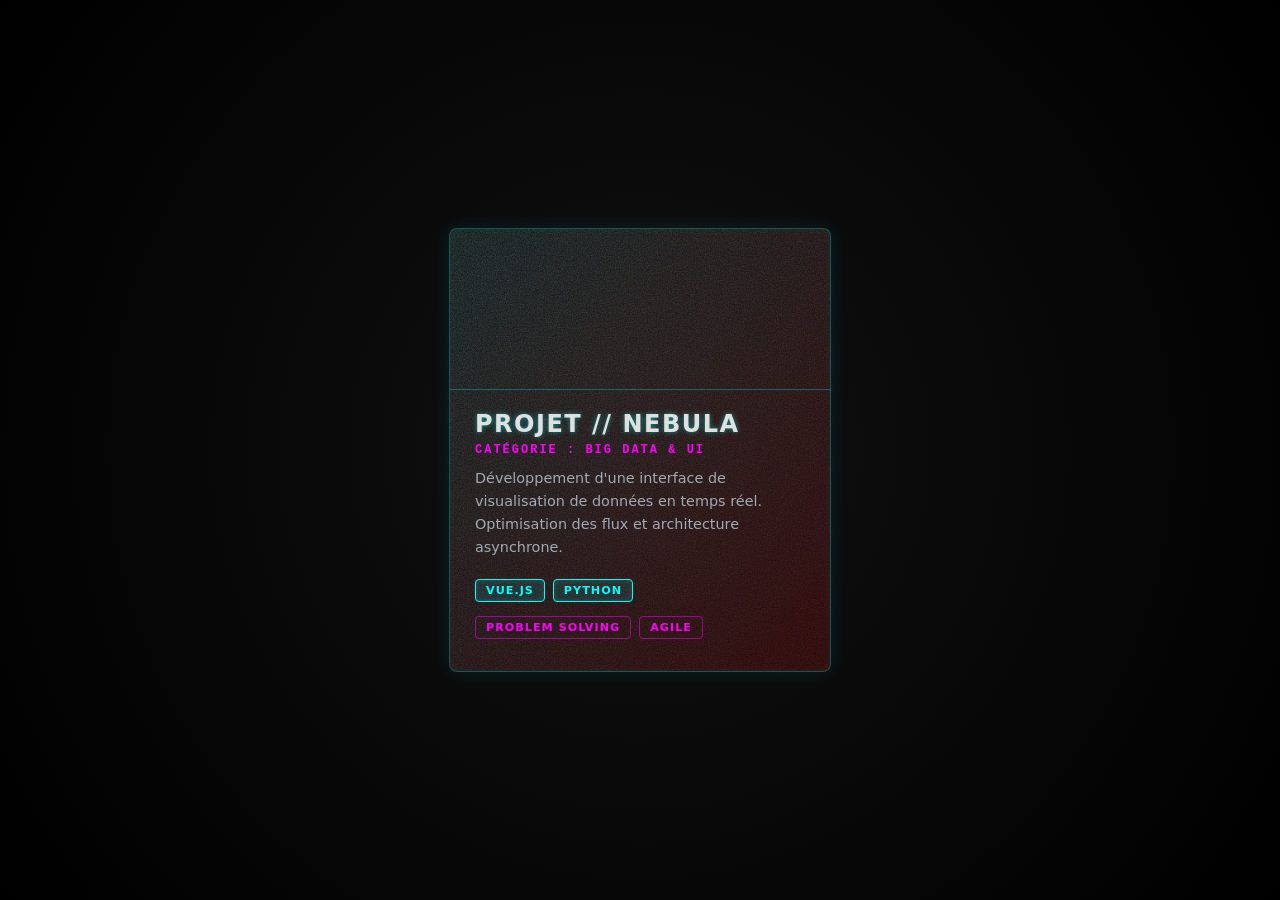
<file: tests/card-v2.html>
<html lang="en">
<head>
    <meta charset="UTF-8">
    <meta name="viewport" content="width=device-width, initial-scale=1.0">
    <title>Document</title>
   <style>
/* --- Le Fond (pour la démo) --- */
body {
  background-color: #050505;
  background-image: radial-gradient(circle at 50% 50%, #111 0%, #000 100%);
  display: flex;
  justify-content: center;
  align-items: center;
  min-height: 100vh;
  font-family: 'Courier New', Courier, monospace;
  margin: 0;
}

/* --- La Carte --- */
.futuristic-card {
  position: relative;
  width: 380px;
  border-radius: 8px;
  background: linear-gradient(135deg, rgba(0, 255, 255, 0.05) 0%, rgba(63, 3, 3, 0.6) 100%);
  backdrop-filter: blur(16px);
  -webkit-backdrop-filter: blur(16px);
  border: 1px solid rgba(0, 255, 255, 0.3);
  box-shadow: 0 0 20px rgba(0, 255, 255, 0.1), inset 0 0 10px rgba(0, 255, 255, 0.05);
  overflow: hidden;
  color: #e0e0e0;
}

/* --- Le Bruit (Détaillé) --- */
.detailed-grain {
  position: absolute;
  top: 0;
  left: 0;
  width: 100%;
  height: 100%;
  /* baseFrequency et numOctaves augmentés pour un grain fin, dense et complexe */
  background-image: url("data:image/svg+xml,%3Csvg viewBox='0 0 200 200' xmlns='http://www.w3.org/2000/svg'%3E%3Cfilter id='noiseFilter'%3E%3CfeTurbulence type='fractalNoise' baseFrequency='1.5' numOctaves='4' stitchTiles='stitch'/%3E%3C/filter%3E%3Crect width='100%25' height='100%25' filter='url(%23noiseFilter)'/%3E%3C/svg%3E");
  opacity: 0.25;
  z-index: 1;
  pointer-events: none;
  mix-blend-mode: overlay;
}

/* --- L'Image --- */
.project-image {
  position: relative;
  z-index: 2;
  width: 100%;
  height: 160px;
  /* Remplacez l'URL par l'image de votre projet */
  background-image: url('https://images.unsplash.com/photo-1550751827-4bd374c3f58b?auto=format&fit=crop&w=500&q=80');
  background-size: cover;
  background-position: center;
  border-bottom: 1px solid rgba(0, 255, 255, 0.3);
}

/* Application d'un filtre pour intégrer l'image au style futuriste */
.project-image::after {
  content: '';
  position: absolute;
  top: 0;
  left: 0;
  width: 100%;
  height: 100%;
}

/* --- Le Contenu --- */
.card-content {
  position: relative;
  z-index: 2;
  padding: 20px 25px 30px;
  display: flex;
  flex-direction: column;
  gap: 20px;
}

/* --- Typographie --- */
.project-title {
  margin: 0;
  font-size: 1.5rem;
  font-weight: bold;
  letter-spacing: 1.5px;
  text-shadow: 0 0 5px rgba(0, 255, 255, 0.5);
  font-family: system-ui, sans-serif;
}

.project-category {
  margin: 5px 0 10px 0;
  font-size: 0.75rem;
  color: #ff00ff; /* Couleur magenta pour contraster avec le cyan */
  letter-spacing: 2px;
  font-family: 'Courier New', Courier, monospace;
}

.project-description {
  margin: 0;
  font-size: 0.9rem;
  line-height: 1.6;
  color: #a0aab5;
  font-family: system-ui, sans-serif;
}

/* --- Disposition des Tags en Lignes --- */
.tags-layout {
  display: flex;
  flex-direction: column;
  gap: 12px;
}

.tags-row {
  display: flex;
  align-items: center;
  gap: 10px;
}

.row-label {
  font-size: 0.7rem;
  color: rgba(255, 255, 255, 0.4);
  font-weight: bold;
  letter-spacing: 1px;
  width: 50px; /* Aligne parfaitement les deux listes de tags */
}

.tags-list {
  display: flex;
  flex-direction: row;
  flex-wrap: nowrap;
  gap: 8px;
  overflow-x: auto; /* Permet de scroller horizontalement s'il y a trop de tags */
  padding-bottom: 2px;
}

/* Masquer la scrollbar pour un design plus propre */
.tags-list::-webkit-scrollbar {
  display: none;
}

/* --- Styles des Tags --- */
.tag {
  padding: 4px 10px;
  border-radius: 4px;
  font-size: 0.7rem;
  font-weight: 700;
  letter-spacing: 1px;
  text-transform: uppercase;
  white-space: nowrap;
  font-family: system-ui, sans-serif;
}

.tag-tech {
  background: rgba(0, 255, 255, 0.1);
  color: #00ffff;
  border: 1px solid #00ffff;
  box-shadow: inset 0 0 5px rgba(0, 255, 255, 0.2);
}

.tag-soft {
  background: transparent;
  color: #ff00ff;
  border: 1px solid rgba(255, 0, 255, 0.5);
}
   </style>
</head>
<body>
<div class="card futuristic-card">
  <div class="noise detailed-grain"></div>
  
  <div class="project-image"></div>
  
  <div class="card-content">
    <div class="text-content">
      <h2 class="project-title">PROJET // NEBULA</h2>
      <h3 class="project-category">CATÉGORIE : BIG DATA & UI</h3>
      <p class="project-description">Développement d'une interface de visualisation de données en temps réel. Optimisation des flux et architecture asynchrone.</p>
    </div>

    <div class="tags-layout">
      
      <div class="tags-row">
        <div class="tags-list">
          <span class="tag tag-tech">Vue.js</span>
          <span class="tag tag-tech">Python</span>
        </div>
      </div>

      <div class="tags-row">
        <div class="tags-list">
          <span class="tag tag-soft">Problem Solving</span>
          <span class="tag tag-soft">Agile</span>
        </div>
      </div>

    </div>
  </div>
</div>
</body>
</html>
</file>
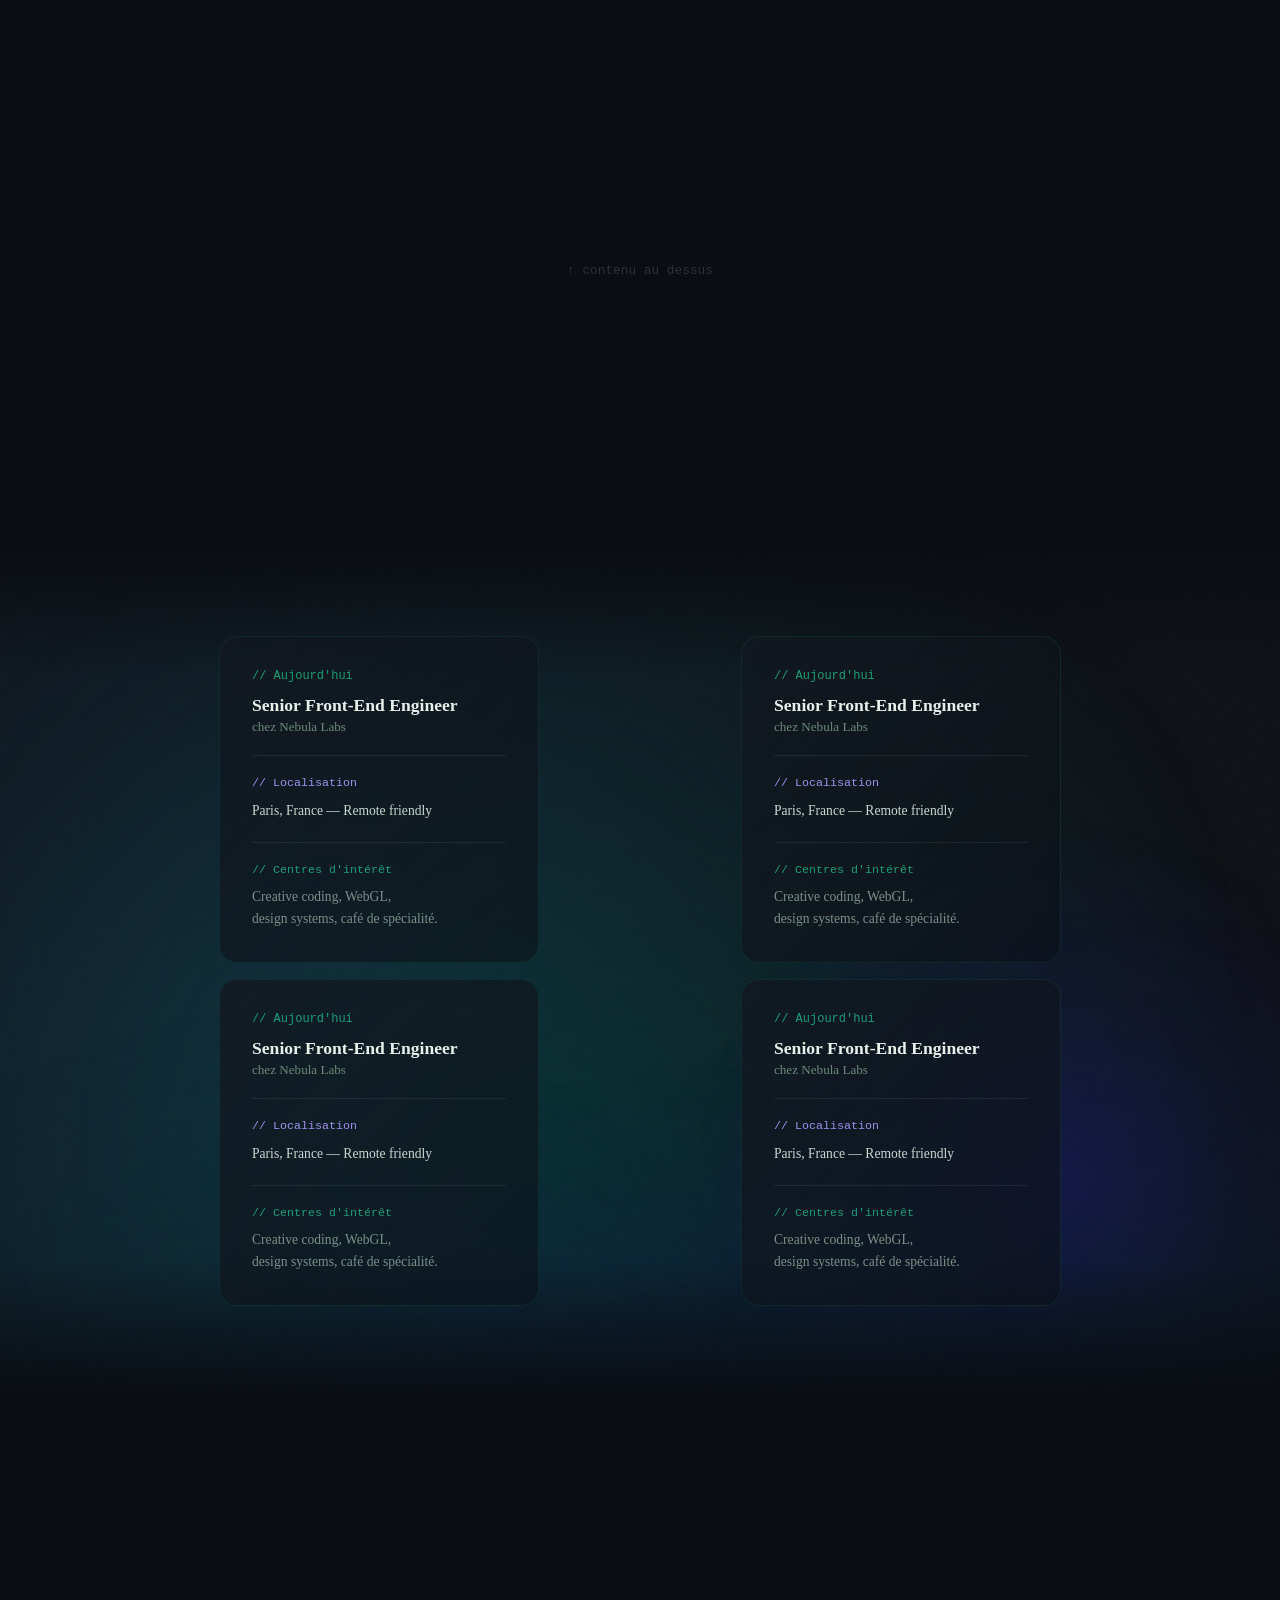
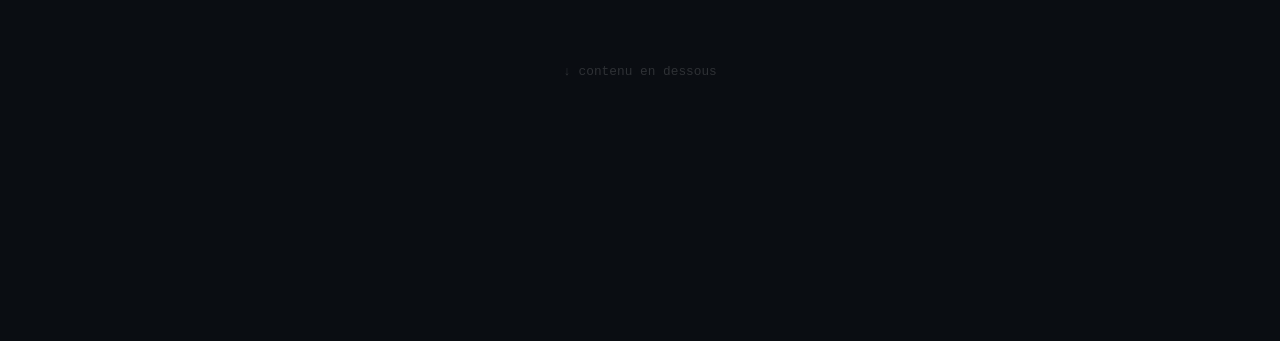
<file: tests/profile-card (5).html>
<!DOCTYPE html>
<html lang="fr">

<head>
  <meta charset="UTF-8">
  <meta name="viewport" content="width=device-width, initial-scale=1.0">
  <title>Profile Card</title>
  <style>
    :root {
      --couleur-fond-page: #0a0d12;
      --opacite-bruit-fond: 0.06;

      /* Réduction suggérée du flou si la machine souffle encore un peu */
      --carte-intensite-flou: 12px; 
      --carte-fond-couleur-1: rgba(18, 24, 32, 0.82);
      --carte-fond-couleur-2: rgba(12, 16, 22, 0.54);
      --carte-bordure-couleur: rgba(29, 158, 117, 0.14);

      --texte-titre: #e8f0ea;
      --texte-sous-titre: #6b8a7a;
      --texte-corps: #7a9088;
      --couleur-accent-principale: #1d9e75;
      --couleur-accent-secondaire: #9f92f0;
    }

    * { box-sizing: border-box; margin: 0; padding: 0; }
    body { background: var(--couleur-fond-page); }

    .bg {
      position: relative; width: 100%; padding: 6rem 1rem;
      display: flex; align-items: center; justify-content: center;
      background: var(--couleur-fond-page);
    }

    canvas {
      position: absolute; inset: 0; width: 100%; height: 100%;
      pointer-events: none;
    }

    .noise {
      position: absolute; inset: 0; pointer-events: none;
      opacity: var(--opacite-bruit-fond); mix-blend-mode: screen;
      background-image: url("data:image/svg+xml,%3Csvg xmlns='http://www.w3.org/2000/svg' width='200' height='200'%3E%3Cfilter id='n'%3E%3CfeTurbulence type='fractalNoise' baseFrequency='0.75' numOctaves='4' stitchTiles='stitch'/%3E%3C/filter%3E%3Crect width='100%25' height='100%25' filter='url(%23n)'/%3E%3C/svg%3E");
      background-size: 200px 200px;
    }

    .fade-top, .fade-bot {
      position: absolute; left: 0; right: 0; height: 140px; pointer-events: none; z-index: 2;
    }
    .fade-top { top: 0; background: linear-gradient(to bottom, var(--couleur-fond-page), transparent); }
    .fade-bot { bottom: 0; background: linear-gradient(to top, var(--couleur-fond-page), transparent); }

    .card {
      position: relative; z-index: 3; width: 320px; border-radius: 18px; padding: 2rem;
      background: linear-gradient(135deg, var(--carte-fond-couleur-1), var(--carte-fond-couleur-2));
      border: 1px solid var(--carte-bordure-couleur);
      backdrop-filter: blur(var(--carte-intensite-flou));
      -webkit-backdrop-filter: blur(var(--carte-intensite-flou));
      /* Isole la carte sur son propre calque GPU pour accélérer le flou */
      will-change: transform, backdrop-filter; 
      transform: translateZ(0);
    }

    .tag { font-family: monospace; font-size: .75rem; color: var(--couleur-accent-principale); margin-bottom: .75rem; }
    .title { font-size: 1.1rem; font-weight: 600; color: var(--texte-titre); }
    .sub { font-size: .82rem; color: var(--texte-sous-titre); margin-top: .2rem; }
    .divider { height: 1px; background: rgba(255, 255, 255, .07); margin: 1.25rem 0; }
    .label { font-family: monospace; font-size: .73rem; color: var(--couleur-accent-secondaire); margin-bottom: .6rem; }
    .label.g { color: var(--couleur-accent-principale); }
    .body { font-size: .85rem; color: var(--texte-corps); line-height: 1.6; }
    .slide { display: flex; width: 100%; justify-content: space-evenly; }
    .container { display: flex; width: 100%; flex-direction: column; gap: 1rem; }
  </style>
</head>

<body>

  <div style="height:60vh;display:flex;align-items:center;justify-content:center;color:rgba(255,255,255,.15);font-family:monospace;font-size:.8rem">
    ↑ contenu au dessus</div>

  <section class="bg" id="section-arriere-plan">
    <canvas id="canvas-brouillard"></canvas>
    <div class="noise"></div>
    <div class="fade-top"></div>
    <div class="fade-bot"></div>

    <div class="container">
      <div class="slide">
        <div class="card">
          <div class="tag">// Aujourd'hui</div>
          <p class="title">Senior Front-End Engineer</p>
          <p class="sub">chez Nebula Labs</p>
          <div class="divider"></div>
          <div class="label">// Localisation</div>
          <p class="body" style="color:#c8d8d0">Paris, France — Remote friendly</p>
          <div class="divider"></div>
          <div class="label g">// Centres d'intérêt</div>
          <p class="body">Creative coding, WebGL,<br>design systems, café de spécialité.</p>
        </div>
        <div class="card">
          <div class="tag">// Aujourd'hui</div>
          <p class="title">Senior Front-End Engineer</p>
          <p class="sub">chez Nebula Labs</p>
          <div class="divider"></div>
          <div class="label">// Localisation</div>
          <p class="body" style="color:#c8d8d0">Paris, France — Remote friendly</p>
          <div class="divider"></div>
          <div class="label g">// Centres d'intérêt</div>
          <p class="body">Creative coding, WebGL,<br>design systems, café de spécialité.</p>
        </div>
      </div>
      <div class="slide">
        <div class="card">
          <div class="tag">// Aujourd'hui</div>
          <p class="title">Senior Front-End Engineer</p>
          <p class="sub">chez Nebula Labs</p>
          <div class="divider"></div>
          <div class="label">// Localisation</div>
          <p class="body" style="color:#c8d8d0">Paris, France — Remote friendly</p>
          <div class="divider"></div>
          <div class="label g">// Centres d'intérêt</div>
          <p class="body">Creative coding, WebGL,<br>design systems, café de spécialité.</p>
        </div>
        <div class="card">
          <div class="tag">// Aujourd'hui</div>
          <p class="title">Senior Front-End Engineer</p>
          <p class="sub">chez Nebula Labs</p>
          <div class="divider"></div>
          <div class="label">// Localisation</div>
          <p class="body" style="color:#c8d8d0">Paris, France — Remote friendly</p>
          <div class="divider"></div>
          <div class="label g">// Centres d'intérêt</div>
          <p class="body">Creative coding, WebGL,<br>design systems, café de spécialité.</p>
        </div>
      </div>
    </div>
  </section>

  <div style="height:60vh;display:flex;align-items:center;justify-content:center;color:rgba(255,255,255,.15);font-family:monospace;font-size:.8rem">
    ↓ contenu en dessous</div>

  <script>
    const CONFIG = {
      orbes: {
        quantite: 15,
        dispersion: 0.12,
        etendueVerticale: 2.5,
        tailleMinimale: 0.15,
        variationTaille: 0.70,
        opaciteCoeur: 0.65,
        opaciteMilieu: 0.22
      },
      animation: {
        fluiditeScroll: 0.07,
        intensiteParallaxe: 0.4,
        vitesseBase: 1.03,
        multiplicateurVitesse: 2.2
      },
      grille: { colonnes: 3 },
      palette: [
        { hue: 158, saturation: 65, lightness: 22 },
        { hue: 258, saturation: 70, lightness: 22 },
        { hue: 158, saturation: 100, lightness: 8 },
        { hue: 252, saturation: 75, lightness: 11 },
      ]
    };

    const sectionBackground = document.getElementById('section-arriere-plan');
    const canvasElement = document.getElementById('canvas-brouillard');
    const contexteCanvas = canvasElement.getContext('2d', { alpha: false });

    function obtenirCouleurInterpolee(ratioProgression) {
      const indexSegment = ratioProgression * (CONFIG.palette.length - 1);
      const indexCouleurBase = Math.min(Math.floor(indexSegment), CONFIG.palette.length - 2);
      const fractionRestante = indexSegment - indexCouleurBase;

      const couleurDepart = CONFIG.palette[indexCouleurBase];
      const couleurArrivee = CONFIG.palette[indexCouleurBase + 1];

      return {
        hue: couleurDepart.hue + (couleurArrivee.hue - couleurDepart.hue) * fractionRestante,
        saturation: couleurDepart.saturation + (couleurArrivee.saturation - couleurDepart.saturation) * fractionRestante,
        lightness: couleurDepart.lightness + (couleurArrivee.lightness - couleurDepart.lightness) * fractionRestante
      };
    }

    // NOUVEAU : Fonction de pré-rendu. On dessine le dégradé sur un canvas invisible.
    function creerTextureOrbe(couleur) {
      const offscreenCanvas = document.createElement('canvas');
      const tailleTexture = 512; // Résolution fixe pour le dégradé pré-calculé
      offscreenCanvas.width = tailleTexture;
      offscreenCanvas.height = tailleTexture;
      const ctx = offscreenCanvas.getContext('2d');
      const rayon = tailleTexture / 2;

      const degradeRadial = ctx.createRadialGradient(rayon, rayon, 0, rayon, rayon, rayon);
      degradeRadial.addColorStop(0, `hsla(${couleur.hue},${couleur.saturation}%,${couleur.lightness}%,${CONFIG.orbes.opaciteCoeur})`);
      degradeRadial.addColorStop(0.5, `hsla(${couleur.hue},${couleur.saturation}%,${couleur.lightness}%,${CONFIG.orbes.opaciteMilieu})`);
      degradeRadial.addColorStop(1, `hsla(${couleur.hue},${couleur.saturation}%,${couleur.lightness}%,0)`);

      ctx.fillStyle = degradeRadial;
      ctx.fillRect(0, 0, tailleTexture, tailleTexture);

      return offscreenCanvas; // Retourne l'image toute prête
    }

    function genererOrbesLumineux() {
      return Array.from({ length: CONFIG.orbes.quantite }, (_, index) => {
        const ratioDeProgression = index / (CONFIG.orbes.quantite - 1);
        const variationAleatoire = (Math.random() - 0.5) * CONFIG.orbes.dispersion * 2;
        const vitesseParallaxe = Math.max(CONFIG.animation.vitesseBase, ratioDeProgression + variationAleatoire) * CONFIG.animation.multiplicateurVitesse;
        
        const indexColonne = index % CONFIG.grille.colonnes;
        const indexLigne = Math.floor(index / CONFIG.grille.colonnes);
        
        const positionRelativeX = (indexColonne + 0.5) / CONFIG.grille.colonnes + (Math.random() - 0.5) * 0.25;
        const positionRelativeY = ((indexLigne + 0.5) / Math.ceil(CONFIG.orbes.quantite / CONFIG.grille.colonnes)) * CONFIG.orbes.etendueVerticale + (Math.random() - 0.5) * 0.25;

        const couleurCalculee = obtenirCouleurInterpolee(Math.random());
        // On génère la texture unique pour cet orbe
        const texturePreRendue = creerTextureOrbe(couleurCalculee);

        return {
          centreX: Math.max(0.05, Math.min(0.95, positionRelativeX)),
          centreY: Math.max(0.05, positionRelativeY),
          rayonRelatif: CONFIG.orbes.tailleMinimale + Math.random() * CONFIG.orbes.variationTaille,
          vitesseParallaxe,
          texture: texturePreRendue // On stocke l'image pré-calculée
        };
      });
    }

    const listeOrbes = genererOrbesLumineux();
    let defilementLisseActuel = window.scrollY;
    let frameDemandee = false;
    let sectionVisible = true; // Variable pour vérifier si la section est à l'écran

    function redimensionnerCanvas() {
      canvasElement.width = sectionBackground.offsetWidth;
      canvasElement.height = sectionBackground.offsetHeight;
      if (sectionVisible) dessinerOrbes(); 
    }

    function dessinerOrbes() {
      const largeurCanvas = canvasElement.width;
      const hauteurCanvas = canvasElement.height;
      const limiteHauteSection = sectionBackground.offsetTop;
      const defilementRelatif = defilementLisseActuel - limiteHauteSection;

      contexteCanvas.fillStyle = '#0a0d12';
      contexteCanvas.fillRect(0, 0, largeurCanvas, hauteurCanvas);

      listeOrbes.forEach(orbe => {
        const decalageVertical = defilementRelatif * orbe.vitesseParallaxe * CONFIG.animation.intensiteParallaxe;
        const positionPixelX = orbe.centreX * largeurCanvas;
        const positionPixelY = (orbe.centreY * hauteurCanvas) - decalageVertical;
        const rayonPixel = orbe.rayonRelatif * Math.max(largeurCanvas, hauteurCanvas);

        // Si l'orbe sort de l'écran, on l'ignore (Culling)
        if (positionPixelY + rayonPixel < 0 || positionPixelY - rayonPixel > hauteurCanvas) return;

        // NOUVEAU : On utilise drawImage pour copier la texture pré-calculée. 
        // Le GPU fait ça instantanément.
        contexteCanvas.drawImage(
          orbe.texture, 
          positionPixelX - rayonPixel, 
          positionPixelY - rayonPixel, 
          rayonPixel * 2, 
          rayonPixel * 2
        );
      });
    }

    function boucleAnimation() {
      // Si la section n'est pas à l'écran, on coupe tout
      if (!sectionVisible) {
        frameDemandee = false;
        return;
      }

      const differenceScroll = window.scrollY - defilementLisseActuel;
      
      if (Math.abs(differenceScroll) > 0.1) {
        defilementLisseActuel += differenceScroll * CONFIG.animation.fluiditeScroll;
        dessinerOrbes();
        requestAnimationFrame(boucleAnimation);
      } else {
        frameDemandee = false;
      }
    }

    // NOUVEAU : Intersection Observer pour éteindre l'animation si on ne la regarde pas
    const observateurVisibilite = new IntersectionObserver((entrees) => {
      sectionVisible = entrees[0].isIntersecting;
      if (sectionVisible && !frameDemandee) {
        frameDemandee = true;
        requestAnimationFrame(boucleAnimation);
      }
    }, { threshold: 0 }); // threshold: 0 signifie qu'il se déclenche dès qu'un pixel entre/sort

    observateurVisibilite.observe(sectionBackground);

    window.addEventListener('scroll', () => {
      if (sectionVisible && !frameDemandee) {
        frameDemandee = true;
        requestAnimationFrame(boucleAnimation);
      }
    });

    redimensionnerCanvas();
    window.addEventListener('resize', redimensionnerCanvas);
    
    frameDemandee = true;
    boucleAnimation();
  </script>
</body>

</html>
</file>
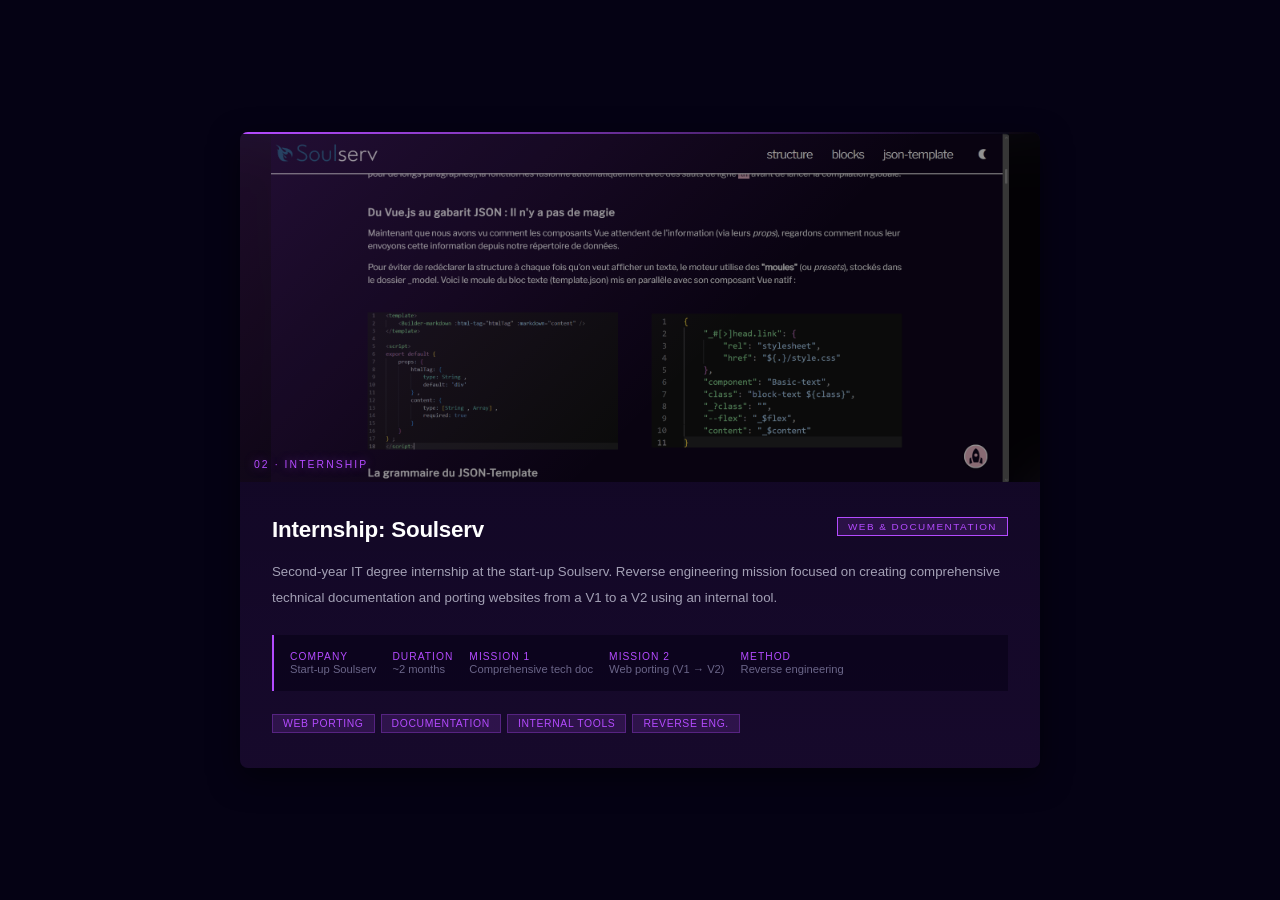
<file: tests/special-projects..html>
<!DOCTYPE html>
<html lang="fr">
<head>
    <meta charset="UTF-8">
    <meta name="viewport" content="width=device-width, initial-scale=1.0">
    <title>Carte Projet avec Effets Visuels</title>
    <style>
        /* Variables de test (à remplacer par tes propres variables si tu en as déjà) */
        :root {
            --surface: #110A30;
            --neon-violet: #b44bff;
            --pc: #b44bff; /* Couleur principale de la carte */
            --pc-dim: rgba(180, 75, 255, 0.15);
            --pc-glow: rgba(180, 75, 255, 0.5);
            --pc-border: rgba(180, 75, 255, 0.3);
            --text-main: #ffffff;
            --text-sub: #a3a0b5;
            --text-ghost: #6a6588;
            --display: 'Segoe UI', sans-serif;
        }

        * { box-sizing: border-box; margin: 0; padding: 0; }

        body {
            font-family: var(--display);
            background-color: #050214;
            display: flex;
            justify-content: center;
            align-items: center;
            min-height: 100vh;
            padding: 20px;
        }

        /* ─── CONTENEUR PRINCIPAL DE LA CARTE ─── */
        .project-row {
            display: flex;
            flex-direction: column;
            width: 100%;
            max-width: 800px;
            background: var(--surface);
            background: linear-gradient(0deg, hsl(from var(--pc) h s l /0.1) 0%, hsl(from var(--pc) h s l /0.05) 100%);
            overflow: hidden;
            position: relative;
            border-radius: 8px; /* Optionnel : pour adoucir les angles */
            transition: border-color .3s, transform .3s;
            box-shadow: 0 10px 30px rgba(0,0,0,0.5);
        }

        /* Trait de couleur en haut de la carte */
        .project-row::before {
            content: '';
            position: absolute;
            top: 0; left: 0; right: 0;
            height: 2px;
            background: linear-gradient(90deg, var(--pc, var(--neon-violet)), transparent);
            z-index: 10;
        }

        /* ─── ZONE DE LA PHOTO ─── */
        .proj-photo {
            position: relative;
            width: 100%;
            height: 350px; /* HAUTEUR FIXE GARANTIE */
            background: #08041f;
            overflow: hidden;
        }

        /* Image 1 : Arrière-plan flouté pour combler le vide */
        .proj-photo .bg-img {
            position: absolute;
            inset: 0;
            width: 100%;
            height: 100%;
            object-fit: cover;
            filter: blur(20px) brightness(0.3) saturate(0.5);
            transform: scale(1.15);
            z-index: 1;
        }

        /* Image 2 : Image nette au premier plan avec tes filtres */
        .proj-photo .fg-img {
            position: absolute;
            inset: 0;
            width: 100%;
            height: 100%;
            object-fit: contain;
            filter: saturate(.7) brightness(.82);
            transition: filter .4s, transform .5s;
            z-index: 2;
        }

        /* Animation au survol */
        .project-row:hover .proj-photo .fg-img {
            filter: saturate(1) brightness(1);
            transform: scale(1.03);
        }

        /* Overlay coloré sur la photo */
        .proj-photo::after {
            content: '';
            position: absolute;
            inset: 0;
            background: linear-gradient(135deg, var(--pc-dim) 0%, transparent 60%);
            mix-blend-mode: screen;
            pointer-events: none;
            z-index: 3;
        }

        /* Numéro de projet en bas à gauche de la photo */
        .proj-photo-num {
            position: absolute;
            bottom: 12px;
            left: 14px;
            font-size: .65rem;
            letter-spacing: .2em;
            color: var(--pc, var(--neon-violet));
            text-transform: uppercase;
            text-shadow: 0 0 10px var(--pc-glow);
            z-index: 4;
        }

        /* ─── ZONE DE TEXTE ─── */
        .proj-content {
            position: relative;
            padding: 2.2rem 2rem;
            display: flex;
            flex-direction: column;
            justify-content: space-between;
            z-index: 1;
        }

        .proj-header {
            display: flex;
            align-items: flex-start;
            justify-content: space-between;
            margin-bottom: 1rem;
            gap: 1rem;
            flex-wrap: wrap; /* Sécurité si le titre est long sur mobile */
        }

        .proj-name {
            font-family: var(--display);
            font-size: 1.4rem;
            font-weight: 700;
            color: var(--text-main);
            letter-spacing: -.01em;
        }

        .proj-type {
            font-size: .62rem;
            letter-spacing: .15em;
            text-transform: uppercase;
            padding: 3px 10px;
            border: 1px solid var(--pc, var(--neon-violet));
            color: var(--pc, var(--neon-violet));
            flex-shrink: 0;
            background: var(--pc-dim);
        }

        .proj-desc {
            font-size: .83rem;
            line-height: 1.9;
            color: var(--text-sub);
            margin-bottom: 1.6rem;
            flex: 1;
        }

        /* Tableau de specs techniques */
        .proj-specs {
            display: flex;
            flex-wrap: wrap;
            gap: 8px 16px;
            margin-bottom: 1.4rem;
            padding: 1rem;
            background: rgba(5, 1, 18, .5);
            border-left: 2px solid var(--pc, var(--neon-violet));
        }

        .spec-item {
            font-size: .7rem;
            color: var(--text-ghost);
        }

        .spec-item strong {
            color: var(--pc, var(--neon-violet));
            font-weight: 500;
            display: block;
            font-size: .64rem;
            letter-spacing: .1em;
            text-transform: uppercase;
            margin-bottom: 1px;
        }

        /* Tags technos en bas de carte */
        .proj-tags {
            display: flex;
            gap: 6px;
            flex-wrap: wrap;
        }

        .tag {
            font-size: .65rem;
            padding: 3px 10px;
            background: var(--pc-dim);
            border: 1px solid var(--pc-border);
            color: var(--pc);
            letter-spacing: .06em;
            text-transform: uppercase;
        }

        /* ─── RESPONSIVE ─── */
        @media (max-width: 600px) {
            .proj-photo {
                height: 250px;
            }
            .proj-content {
                padding: 1.5rem;
            }
        }
    </style>
</head>
<body>

    <div class="project-row p-violet reveal">
        
        <div class="proj-photo">
            <img class="bg-img" src="../assets/img/documentation-soulserv.png" alt="" aria-hidden="true" loading="lazy">
            
            <img class="fg-img" src="../assets/img/documentation-soulserv.png" alt="Technical documentation and web porting" loading="lazy">
            
            <div class="proj-photo-num">02 &middot; internship</div>
        </div>

        <div class="proj-content">
            <div>
                <div class="proj-header">
                    <div class="proj-name">Internship: Soulserv</div>
                    <span class="proj-type">Web & Documentation</span>
                </div>
                
                <p class="proj-desc">
                    Second-year IT degree internship at the start-up Soulserv.
                    Reverse engineering mission focused on creating comprehensive technical documentation
                    and porting websites from a V1 to a V2 using an internal tool.
                </p>
                
                <div class="proj-specs">
                    <div class="spec-item"><strong>Company</strong>Start-up Soulserv</div>
                    <div class="spec-item"><strong>Duration</strong>~2 months</div>
                    <div class="spec-item"><strong>Mission 1</strong>Comprehensive tech doc</div>
                    <div class="spec-item"><strong>Mission 2</strong>Web porting (V1 &rarr; V2)</div>
                    <div class="spec-item"><strong>Method</strong>Reverse engineering</div>
                </div>
            </div>
            
            <div class="proj-tags">
                <span class="tag">Web Porting</span>
                <span class="tag">Documentation</span>
                <span class="tag">Internal Tools</span>
                <span class="tag">Reverse Eng.</span>
            </div>
        </div>
        
        
    </div>

    

</body>
</html>
</file>
<file: style.css>
/* ============================================================
   style.css — Maker Portfolio
   Structure :
     1. Variables & Reset
     2. Scrollbar
     3. Navigation
     4. Hero
     5. Shared section utilities
     6. Gallery (scroll horizontal piloté par scroll vertical)
     7. Projects
     8. Process (timeline)
     9. Contact
    10. Footer
    11. Animations & utilitaires
   ============================================================ */


/* ─────────────────────────────────────────────
   1. VARIABLES & RESET
   Toutes les couleurs du thème dark-editor sont
   définies ici comme custom properties CSS.
   ───────────────────────────────────────────── */
:root {
  /* Fonds — du plus sombre au plus clair */
  --void: #050112;
  /* fond absolu, utilisé comme base page */
  --deep: #0a0525;
  /* sections alternées légèrement plus claires */
  --surface: #110a30;
  /* cartes, panneaux */
  --rim: #2d1f6e;
  /* bordures neutres */
  --dim: #3e3470;
  /* éléments décoratifs discrets */

  /* Couleurs néon — palette principale */
  --neon-violet: #b44bff;
  --neon-blue: #3d9eff;
  --neon-cyan: #00e5ff;
  --neon-green: #39ff9a;
  --muted: #6b5fa0;
  /* violet atténué pour les textes secondaires */

  /* Texte */
  --text-main: #e8e0ff;
  /* texte principal */
  --text-sub: #cfb6b6;
  /* texte secondaire / descriptions */
  --text-ghost: #8e86a8;
  /* texte très discret, labels, meta */

  /* Typographie */
  --mono: 'JetBrains Mono', monospace;
  /* corps, nav, labels */
  --display: 'Syne', sans-serif;
  /* titres */


}

/* Reset minimal — normalise les marges et le box model */
*,
*::before,
*::after {
  margin: 0;
  padding: 0;
  box-sizing: border-box;
}

html {
  scroll-behavior: smooth;
}

body {
  background: var(--void);
  color: var(--text-main);
  font-family: var(--mono);
  overflow-x: hidden;
  /* empêche le scroll horizontal parasite */
}



/* ─────────────────────────────────────────────
   2. SCROLLBAR PERSONNALISÉE
   Style webkit uniquement (Chrome, Edge, Safari)
   ───────────────────────────────────────────── */
::-webkit-scrollbar {
  width: 6px;
}

::-webkit-scrollbar-track {
  background: var(--void);
}

::-webkit-scrollbar-thumb {
  background: var(--rim);
  border-radius: 3px;
}

::-webkit-scrollbar-thumb:hover {
  background: var(--neon-violet);
}


/* ─────────────────────────────────────────────
   NAVIGATION GLOBALE
───────────────────────────────────────────── */
nav {
  position: sticky;
  top: 0;
  z-index: 200;
  display: flex;
  align-items: center;
  justify-content: space-between;
  padding: 0 3rem;
  height: 60px;
  margin: 20px 0; /* Fusion de margin-top et margin-bottom */
  background: rgb(from var(--couleur-fond-page) r g b / 70%);
  backdrop-filter: blur(18px);
  -webkit-backdrop-filter: blur(18px); /* Support Safari */
}

/* Logo */
.nav-brand {
  font-family: var(--mono);
  font-size: .85rem;
  color: var(--neon-cyan);
  letter-spacing: .05em;
  white-space: nowrap; /* Empêche le retour à la ligne */
}

.nav-brand span {
  color: var(--muted);
}

/* Liste des liens */
.nav-links {
  display: flex;
  align-items: center;
  list-style: none;
  padding: 0;
  margin: 0;
}

/* Séparateur // */
.nav-sep {
  color: var(--dim);
  font-size: .8rem;
  padding: 0 6px;
  user-select: none;
}

/* Liens individuels */
.nav-links a {
  color: var(--text-sub);
  text-decoration: none;
  font-size: .72rem;
  letter-spacing: .12em;
  text-transform: uppercase;
  padding: 4px 2px;
  transition: color .2s;
  position: relative;
  white-space: nowrap;
}

/* Soulignement animé */
.nav-links a::after {
  content: '';
  position: absolute;
  bottom: -2px;
  left: 0;
  right: 0;
  height: 1px;
  background: var(--neon-violet);
  transform: scaleX(0);
  transition: transform .2s;
}

.nav-links a:hover {
  color: var(--neon-violet);
}

.nav-links a:hover::after {
  transform: scaleX(1);
}

/* Indicateur de statut */
.nav-status {
  display: flex;
  align-items: center;
  gap: 7px;
  font-size: .7rem;
  color: var(--text-ghost);
  white-space: nowrap;
}



/* ─────────────────────────────────────────────
   VERSION MOBILE (RESPONSIVE)
───────────────────────────────────────────── */

/* Tablettes et petits écrans d'ordinateur */
@media (max-width: 950px) {
  nav {
    padding: 0 1.5rem;
  }
  
  /* Masque le statut pour laisser de la place aux liens */
  .nav-status {
    display: none; 
  }
}

/* Téléphones mobiles */
@media (max-width: 650px) {
  nav {
    padding: 0 1rem;
    margin: 0; /* Retire les marges pour que la nav colle parfaitement en haut sur mobile */
  }

  .nav-brand {
    display: none;
  }

  /* Transforme la liste en un ruban défilant horizontalement */
  .nav-links {
    overflow-x: auto;
    -webkit-overflow-scrolling: touch; /* Défilement fluide sur iOS */
    scrollbar-width: none; /* Masque la barre de défilement (Firefox) */
    mask-image: linear-gradient(to right, black 90%, transparent 100%); /* Optionnel : léger fondu sur la droite pour indiquer qu'on peut scroller */
  }

  /* Masque la barre de défilement (Chrome/Safari) */
  .nav-links::-webkit-scrollbar {
    display: none;
  }
}

/* ─────────────────────────────────────────────
   4. HERO
   Plein écran. L'image de fond est injectée
   via JS pour gérer le fade-in au chargement.
   ───────────────────────────────────────────── */
#hero {
  position: relative;
  height: 100vh;
  width: 100vw;
  display: flex;
  
  /* --- Le placement en bas à gauche --- */
  justify-content: flex-start; /* Aligne le contenu à gauche sur l'axe horizontal */
  align-items: flex-end;       /* Aligne le contenu en bas sur l'axe vertical */
  padding: 40px;               /* Marge intérieure pour décoller le texte des bords */
  
  overflow: hidden;
}

/* 1. L'image (aucun changement) */
.hero-image {
  position: absolute; 
  top: 0;
  left: 0;
  width: 100%;
  height: 100%;
  object-fit: cover; 
  z-index: 1; 
}

/* 2. Le texte (nettoyé) */
.hero-text {
  top: 32%;
  left: 0;
  position: absolute;
  z-index: 2; 
  color: white;
  
    font-size: calc(3rem + 7vw );
  margin: 0;
  text-shadow: 0px 4px 15px rgba(0, 0, 0, 0.8); 

    font-family: var(--display);

    font-weight: 700;
    color: var(--text-main);
    letter-spacing: -.01em;

}

/* Titre principal — texte en dégradé */
h1 {
  font-family: var(--display);
  font-size: clamp(3.2rem, 8vw, 7rem);
  font-weight: 800;
  line-height: .95;
  letter-spacing: -.03em;
  background: linear-gradient(135deg, #fff 0%, var(--neon-violet) 50%, var(--neon-blue) 85%);
  -webkit-background-clip: text;
  -webkit-text-fill-color: transparent;
  background-clip: text;
  margin-bottom: 1.6rem;
  opacity: 0;
  transform: translateY(20px);
  animation: fadeUp .8s .4s forwards;
}



/* Bouton primaire — fond dégradé + coin coupé */
.btn-primary {
  background: linear-gradient(135deg, var(--neon-violet), var(--neon-blue));
  color: #fff;
  border: none;
  padding: .75rem 2.2rem;
  font-family: var(--mono);
  font-size: .8rem;
  letter-spacing: .1em;
  cursor: pointer;
  text-decoration: none;
  display: inline-block;
  /* forme polygonale asymétrique (coin bas-gauche et haut-droite coupés) */
  clip-path: polygon(0 0, calc(100% - 10px) 0, 100% 10px, 100% 100%, 10px 100%, 0 calc(100% - 10px));
  transition: filter .2s;
}

.btn-primary:hover {
  filter: brightness(1.25);
}

/* Bouton secondaire — juste un soulignement */
.btn-ghost {
  color: var(--text-sub);
  text-decoration: none;
  font-size: .78rem;
  letter-spacing: .08em;
  border-bottom: 1px solid var(--dim);
  padding-bottom: 2px;
  transition: color .2s, border-color .2s;
}

.btn-ghost:hover {
  color: var(--neon-cyan);
  border-color: var(--neon-cyan);
}


@media (max-width: 650px) {
  .hero-text {

  }
}


/* ─────────────────────────────────────────────
   5. UTILITAIRES PARTAGÉS ENTRE SECTIONS
   ───────────────────────────────────────────── */



/* Titre de section */
.sec-title {
  z-index:0;/* for the card section it need to be over the bg*/
  font-family: var(--display);
  font-size: clamp(1.8rem, 3.5vw, 2.8rem);
  font-weight: 700;
  color: var(--text-main);
  letter-spacing: -.01em;
  padding-top: calc(clamp(3.6rem, 7vw, 5.6rem));
  padding-left: calc(clamp(3.6rem, 7vw, 5.6rem));
}


/* ─────────────────────────────────────────────
   6. GALLERY — SCROLL HORIZONTAL
   Principe : le container fait 400vh de haut.
   L'intérieur est en position sticky → il reste
   à l'écran pendant qu'on scrolle. JS lit la
   progression du scroll et déplace la track.
   ───────────────────────────────────────────── */

#gallery {
  padding: 6rem 0;
}

.gallery-header {
  padding: 0 3rem;
  margin-bottom: 3rem;
}

.gallery-scroll-container {
  display: flex;
  flex-wrap: nowrap;
  /* Force les images à rester sur une seule ligne */
  width: max-content;
  /* Magique : le conteneur prend la largeur exacte de toutes les images combinées */
}

.galery-element {
  position: relative;
  /* 25vw permet d'en voir 4 entières, donc pour en cropper, 
     on peut rester sur 30vw ou 40vw selon l'effet voulu */
  width: 40vw;
  flex-shrink: 0;
  height: auto ;
  /* Définit une hauteur fixe ou auto selon tes images */
  margin: 0 10px;
  /* Petit espace entre les photos */
  overflow: hidden;
  /* Pour que l'image ne dépasse pas du cadre arrondi par ex */
}

.galery-element img {
  width: 90%;
  height: auto;
  /* Remis à 100% pour remplir le cadre */
  padding-bottom :10%;
  object-fit: scale-down;
  display: block;
}

/* 1. L'enveloppe qui définit la zone de travail */
.gallery-wrapper {
  position: relative;
  /* C'est le nouveau référentiel pour les boutons */
  width: 100%;
  overflow: hidden;
  /* On coupe le ruban d'images qui dépasse ici */
}

/* 2. Les contrôleurs (fixes sur les côtés) */
.gallery-scroll.controller {
  position: absolute;
  top: 0;
  height: 100%;
  width: 20vw;
  z-index: 10;
  /* Passe par-dessus les images */
  pointer-events: all;
  /* S'assure qu'on peut cliquer dessus */
  cursor: pointer;
}

.gallery-scroll.controller.left {
  left: 0;
  background: linear-gradient(to left, transparent 50%, hsl(from var(--deep) h s l));
  z-index: 50;
}

.gallery-scroll.controller.right {
  right: 0;
  /* On utilise right: 0 plutôt que left: 75% */
  background: linear-gradient(to right, transparent, hsl(from var(--deep) h s l));
  z-index: 50;
}



/* Caption en bas de chaque panel — masquée par défaut */
.panel-caption {
  width: 100%;
  height: 20%;
  top: 90%;
  position: absolute;
  bottom: 0;
  left: 0;
  right: 0;
  background: transparent;
  z-index: 2;
  transform: translateY(12px);

  transition: opacity .5s, transform .5s;
}


/* Numéro de panel avec couleur par thème */
.panel-num {
  font-size: .65rem;
  letter-spacing: .25em;
  text-transform: uppercase;
  margin-bottom: .5rem;
}

.panel-num.c1 {
  color: var(--neon-cyan);
}

.panel-num.c2 {
  color: var(--neon-violet);
}

.panel-num.c3 {
  color: var(--neon-green);
}

.panel-num.c4 {
  color: #ffb340;
}

.panel-title {
  font-family: var(--display);
  font-size: clamp(0.2rem, 2vw, 1.2rem);
  font-weight: 800;
  background-color: black;
  color: #fff;
  letter-spacing: -.02em;
  margin-bottom: .5rem;
  
}

.panel-sub {
  font-size: .8rem;
  color: var(--text-sub);
  max-width: 480px;
  line-height: 1.8;
}

/* ==========================================================================
   RESPONSIVE : APPAREILS TACTILES (Sans souris)
   ========================================================================== */
/* 1. TABLETTES (Écrans de moins de 1024px) */
@media (max-width: 1024px) {
  .galery-element {
    /* L'image prend 60% de l'écran (on en voit environ 1.5 à la fois) */
    width: 60vw; 
  }
}

/* 2. SMARTPHONES (Écrans de moins de 768px) */
@media (max-width: 768px) {
  .galery-element {
    /* L'image prend presque tout l'écran, parfait pour le mobile */
    width: 85vw; 
    /* On réduit légèrement l'espacement entre les images pour les petits écrans */
    margin: 0 8px; 
  }

  /* On en profite pour réduire les marges du titre qui prennent trop de place sur mobile */
  .gallery-header {
    padding: 0 1.5rem;
    margin-bottom: 1.5rem;
  }
  
  /* On ajuste un peu la taille du texte du sous-titre si besoin */
  .panel-title {
    font-size: 1rem;
  }
}

@media (hover: none), (pointer: coarse) {
  /* 5. Afficher les auteurs en permanence sur mobile (car pas de survol) */
  .panel-caption {
    opacity: 1 !important;
    transform: translateY(0) !important;
    
    /* On annule le top: 90% et le height: 20% qui écrasent le texte sur mobile */
    top: auto;
    bottom: 0;
    height: auto;
    
    /* On ajoute un peu d'espace interne pour que le texte respire */
    padding: 30px 15px 15px 15px; 
  }

  /* 6. On s'assure que l'image laisse assez de place en bas */
  .galery-element img {
    padding-bottom: 60px; /* On remplace les 10% par une valeur fixe plus sûre */
  }

  .gallery-scroll {
    display:none;
  }

/* 2. LE PARENT (La fenêtre de tir) */
  .gallery-wrapper {
    width: 100%; /* Bloqué à la largeur de l'écran */
    overflow-x: auto ; /* C'est LUI qui gère le scroll horizontal */
      scrollbar-width: none; /* Masque la barre de défilement (Firefox) */
    scroll-snap-type: x mandatory; /* Effet magnétique */
    -webkit-overflow-scrolling: touch; /* Fluidité sur iOS */
  }

}

/* ─────────────────────────────────────────────
   7. PROJECTS
   Chaque projet a ses propres tokens de couleur
   via les classes .p-cyan / .p-violet / .p-amber.
   ───────────────────────────────────────────── */
#projects {
  display: flex;
  flex-direction: column;
  align-items: center;
  padding-bottom: 10%;
  position: relative;
}

#projects_bg {
  position: absolute;
  top: 0;
  left: 0;

  padding: 0px !important;

  width: 100%;
  height: 100%;
  padding: 6rem 3rem;
  z-index: -2;
  background-repeat: no-repeat;
  filter: blur(4px);
}

.project-row>.blur {
  position: absolute;
  z-index: -1;
  top: 0;
  /* <-- INDISPENSABLE */
  left: 0;
  width: 100%;
  height: 100%;
  backdrop-filter: blur(10px);
}

/* Tokens couleur par projet
   --pc        : couleur principale
   --pc-dim    : version très transparente (fond tags, badges)
   --pc-glow   : version pour les halos
   --pc-border : version pour les bordures
   Ces tokens sont utilisés partout dans les children. */
.p-cyan {
  --pc: #00e5ff;
  --pc-dim: rgba(0, 229, 255, .10);
  --pc-glow: rgba(0, 229, 255, .22);
  --pc-border: rgba(0, 229, 255, .32);
}

.p-violet {
  --pc: #b44bff;
  --pc-dim: rgba(180, 75, 255, .10);
  --pc-glow: rgba(180, 75, 255, .22);
  --pc-border: rgba(180, 75, 255, .32);
}

.p-amber {
  --pc: #ffb340;
  --pc-dim: rgba(255, 179, 64, .08);
  --pc-glow: rgba(255, 179, 64, .20);
  --pc-border: rgba(255, 179, 64, .32);
}

/* Wrapper vertical */
.cascade-wrapper {

  display: flex;
  flex-direction: column;
  gap: 3.5rem;
  max-width: 100vw;
}

        /* ─── CONTENEUR PRINCIPAL DE LA CARTE ─── */
        .project-row {
            display: flex;
            flex-direction: column;
            width: 100%;
            max-width: 60vw;
            background: var(--surface);
            background: linear-gradient(0deg, hsl(from var(--pc) h s l /0.1) 0%, hsl(from var(--pc) h s l /0.05) 100%);
            overflow: hidden;
            position: relative;
            border-radius: 8px; /* Optionnel : pour adoucir les angles */
            transition: border-color .3s, transform .3s;
            box-shadow: 0 10px 30px rgba(0,0,0,0.5);
        }

        /* Trait de couleur en haut de la carte */
        .project-row::before {
            content: '';
            position: absolute;
            top: 0; left: 0; right: 0;
            height: 2px;
            background: linear-gradient(90deg, var(--pc, var(--neon-violet)), transparent);
            z-index: 10;
        }

        /* ─── ZONE DE LA PHOTO ─── */
        .proj-photo {
            position: relative;
            width: 100%;
            height: 350px; /* HAUTEUR FIXE GARANTIE */
            background: #08041f;
            overflow: hidden;
        }

        /* Image 1 : Arrière-plan flouté pour combler le vide */
        .proj-photo .bg-img {
            position: absolute;
            inset: 0;
            width: 100%;
            height: 100%;
            object-fit: cover;
            filter: blur(20px) brightness(0.3) saturate(0.5);
            transform: scale(1.15);
            z-index: 1;
        }

        /* Image 2 : Image nette au premier plan avec tes filtres */
        .proj-photo .fg-img {
            position: absolute;
            inset: 0;
            width: 100%;
            height: 100%;
            object-fit: contain;
            filter: saturate(.7) brightness(.82);
            transition: filter .4s, transform .5s;
            z-index: 2;
        }

        /* Animation au survol */
        .project-row:hover .proj-photo .fg-img {
            filter: saturate(1) brightness(1);
            transform: scale(1.03);
        }

        /* Overlay coloré sur la photo */
        .proj-photo::after {
            content: '';
            position: absolute;
            inset: 0;
            background: linear-gradient(135deg, var(--pc-dim) 0%, transparent 60%);
            mix-blend-mode: screen;
            pointer-events: none;
            z-index: 3;
        }

        /* Numéro de projet en bas à gauche de la photo */
        .proj-photo-num {
            position: absolute;
            bottom: 12px;
            left: 14px;
            font-size: .65rem;
            letter-spacing: .2em;
            color: var(--pc, var(--neon-violet));
            text-transform: uppercase;
            text-shadow: 0 0 10px var(--pc-glow);
            z-index: 4;
        }
/* ─── ZONE DE CONTENU (Grille : Titre Haut | Texte Gauche | Specs/Tags Droite) ─── */
.proj-content {
  position: relative;
  padding: 2rem;
  display: grid;
  /* Répartition : 60% pour le texte à gauche, 40% pour les infos à droite */
  grid-template-columns: 1.5fr 1fr; 
  grid-template-areas:
    "header header"
    "desc   specs"
    "desc   tags";
  column-gap: 2rem;
  row-gap: 1rem;
  z-index: 1;
}

/* L'astuce clé : annule la div englobante du HTML pour placer ses enfants directement dans la grille */
.proj-content > div:first-child {
  display: contents;
}

/* Placement du Titre */
.proj-header {
  grid-area: header;
  display: flex;
  align-items: flex-start;
  justify-content: space-between;
  margin-bottom: 0.5rem;
}

/* Placement de la Description */
.proj-desc {
  grid-area: desc;
  font-size: 1rem;
  line-height: 1.9;
  color: var(--text-sub);
  margin: 0; /* Écrase l'ancien margin-bottom pour éviter un espacement inutile */
}

/* Placement des Spécifications */
.proj-specs {
  grid-area: specs;
  display: flex;
  flex-wrap: wrap;
  gap: 8px 16px;
  padding: 1rem;
  background: rgba(5, 1, 18, .5);
  border-left: 2px solid var(--pc, var(--neon-violet));
  margin: 0;
  align-self: start; /* Empêche l'encart de s'étirer verticalement */
}

/* Placement des Tags */
.proj-tags {
  grid-area: tags;
  display: flex;
  gap: 6px;
  flex-wrap: wrap;
  align-self: start; /* Colle les tags juste en dessous des specs */
}

/* Conservation du style de base des éléments internes */
.proj-name {
  font-family: var(--display);
  font-size: 1.4rem;
  font-weight: 700;
  color: var(--text-main);
  letter-spacing: -.01em;
}

.proj-type {
  font-size: .62rem;
  letter-spacing: .15em;
  text-transform: uppercase;
  padding: 3px 10px;
  border: 1px solid var(--pc, var(--neon-violet));
  color: var(--pc, var(--neon-violet));
  flex-shrink: 0;
  background: var(--pc-dim, transparent);
}

.spec-item {
  font-size: .7rem;
  color: var(--text-ghost);
}

.spec-item strong {
  color: var(--pc, var(--neon-violet));
  font-weight: 500;
  display: block;
  font-size: .64rem;
  letter-spacing: .1em;
  text-transform: uppercase;
  margin-bottom: 1px;
}

.tag {
  font-size: .65rem;
  padding: 3px 10px;
  background: var(--pc-dim, rgba(45, 31, 110, .6));
  border: 1px solid var(--pc-border, var(--dim));
  color: var(--pc, var(--neon-violet));
  letter-spacing: .06em;
}

/* ─── RESPONSIVE : Retour en colonne pour les petits écrans ─── */
@media (max-width: 800px) {
  .proj-content {
    grid-template-columns: 1fr;
    grid-template-areas:
      "header"
      "desc"
      "specs"
      "tags";
    column-gap: 0;
    row-gap: 1.5rem;
  }
  .proj-header {
  grid-area: header;
  display: flex;
  flex-direction:column;
  align-items: flex-start;
  justify-content: space-between;
  margin-bottom: 0.5rem;
}


  .project-row {
            display: flex;
            flex-direction: column;
            width: 100%;
            max-width: 90vw;
            background: var(--surface);
            background: linear-gradient(0deg, hsl(from var(--pc) h s l /0.1) 0%, hsl(from var(--pc) h s l /0.05) 100%);
            overflow: hidden;
            position: relative;
            border-radius: 8px; /* Optionnel : pour adoucir les angles */
            transition: border-color .3s, transform .3s;
            box-shadow: 0 10px 30px rgba(0,0,0,0.5);
        }
  /* Placement de la Description */
.proj-desc {
  grid-area: desc;
  font-size: 3vw;
  line-height: 1.9;
  color: var(--text-sub);
  margin: 0; /* Écrase l'ancien margin-bottom pour éviter un espacement inutile */
}
}
/* ─────────────────────────────────────────────
   8. PROCESS (TIMELINE)
   Ligne verticale avec des points lumineux
   et un contenu texte à droite.
   ───────────────────────────────────────────── */
#process {
  padding:  5vw;
}

.timeline {
  display: flex;
  flex-direction: column;
  max-width: 60%;
  margin-left: 12%;
  position: relative;
}

/* Ligne verticale continue derrière les points */
.timeline::before {
  content: '';
  position: absolute;
  top: 0;
  left: 6.5px;
  bottom: 0;
  width: 1px;
  background: linear-gradient(to bottom, var(--neon-blue), var(--neon-violet), transparent);
}

/* Item = grille 2 col (point | texte) */
.tl-item {
  display: grid;
  grid-template-columns: 5vw 1fr;
  gap: 0 0.5vw;
  padding-bottom: 2.8rem;
}

/* Points colorés — une couleur par étape */
.tl-dot {
  width: 14px;
  height: 14px;
  border-radius: 50%;
  margin-top: 3px;
  position: relative;
  z-index: 1;
  /* passe au-dessus de la ligne ::before */
}

.tl-dot.v {
  background: var(--neon-violet);
  box-shadow: 0 0 14px var(--neon-violet);
}

.tl-dot.b {
  background: var(--neon-blue);
  box-shadow: 0 0 14px var(--neon-blue);
}

.tl-dot.c {
  background: var(--neon-cyan);
  box-shadow: 0 0 14px var(--neon-cyan);
}

.tl-dot.g {
  background: var(--neon-green);
  box-shadow: 0 0 14px var(--neon-green);
}

.tl-phase {
  font-size: .68rem;
  letter-spacing: .2em;
  text-transform: uppercase;
  color: var(--muted);
  margin-bottom: 4px;
}

.tl-title {
  font-family: var(--display);
  font-size: 1.1rem;
  font-weight: 600;
  color: var(--text-main);
  margin-bottom: .5rem;
}

.tl-desc {
  font-size: .8rem;
  line-height: 1.85;
  color: var(--text-sub);
}

@media (max-width: 800px) {
  .timeline {
  display: flex;
  flex-direction: column;
  max-width: 100%;
  margin-left: 6%;
  position: relative;
}

.tl-desc {
  font-size: .5srem;
  line-height: 1.85;
  color: var(--text-sub);
}

}

/*─────────────────────────────────────────────
card and background
─────────────────────────────────────────────*/
:root {
  --couleur-fond-page: #000000;
  --opacite-bruit-fond: 0.06;

  /* Réduction suggérée du flou si la machine souffle encore un peu */
  --carte-intensite-flou: 12px;
  --carte-fond-couleur-1: rgba(18, 24, 32, 0.82);
  --carte-fond-couleur-2: rgba(12, 16, 22, 0.54);
  --carte-bordure-couleur: rgba(29, 158, 117, 0.14);

  --texte-titre: #e8f0ea;
  --texte-sous-titre: #6b8a7a;
  --texte-corps: #7a9088;
  --couleur-accent-principale: #1d9e75;
  --couleur-accent-secondaire: #9f92f0;
}

* {
  box-sizing: border-box;
  margin: 0;
  padding: 0;
}

body {
  background: var(--couleur-fond-page);
}

.bg {
  position: relative;
  width: 100%;
  padding: 0 1rem;
  display: flex;
  align-items: center;
  justify-content: center;
  background: var(--couleur-fond-page);
}

canvas {
  position: absolute;
  inset: 0;
  width: 100%;
  height: 100%;
  pointer-events: none;
}

.noise {
  position: absolute;
  inset: 0;
  pointer-events: none;
  opacity: var(--opacite-bruit-fond);
  mix-blend-mode: screen;
  background-image: url("data:image/svg+xml,%3Csvg xmlns='http://www.w3.org/2000/svg' width='200' height='200'%3E%3Cfilter id='n'%3E%3CfeTurbulence type='fractalNoise' baseFrequency='0.75' numOctaves='4' stitchTiles='stitch'/%3E%3C/filter%3E%3Crect width='100%25' height='100%25' filter='url(%23n)'/%3E%3C/svg%3E");
  background-size: 200px 200px;
}

.fade-top,
.fade-bot {
  position: absolute;
  left: 0;
  right: 0;
  height: 10%;
  pointer-events: none;
  z-index: 2;
}

.fade-top {
  top: 0;
  background: linear-gradient(to bottom, var(--couleur-fond-page), transparent);
}

.fade-bot {
  bottom: 0;
  background: linear-gradient(to top, var(--couleur-fond-page), transparent);
}

.body {
  font-size: .85rem;
  color: var(--texte-corps);
  line-height: 1.6;
}

.slide {
  display: flex;
  width: 100%;
  justify-content: space-evenly;
  gap: 1.5rem;
  flex-wrap: wrap; 
}

.container {
  display: flex;
  width: 100%;
  flex-direction: column;
  gap: 1rem;
  margin-top: 15%;
  margin-bottom: 15%;
}

/*-------------------------------------
new cards
--------------------------------------*/


/* --- La Carte --- */
.futuristic-card {
  position: relative;
  /* width: 380px; <-- SUPPRIMER LA LARGEUR FIXE */
  width: 100%; /* Prend toute la place dispo... */
  max-width: 420px; /* ...mais ne dépasse jamais 380px */
  border-radius: 8px;
  background: rgba(var(--deep), 0.25);
  backdrop-filter: blur(16px);
  -webkit-backdrop-filter: blur(16px);
  overflow: hidden;
  color: #e0e0e0;
}

/* --- Le Bruit (Détaillé) --- */
.detailed-grain {
  position: absolute;
  top: 0;
  left: 0;
  width: 100%;
  height: 100%;
  /* baseFrequency et numOctaves augmentés pour un grain fin, dense et complexe */
  background-image: url("data:image/svg+xml,%3Csvg viewBox='0 0 200 200' xmlns='http://www.w3.org/2000/svg'%3E%3Cfilter id='noiseFilter'%3E%3CfeTurbulence type='fractalNoise' baseFrequency='1.5' numOctaves='4' stitchTiles='stitch'/%3E%3C/filter%3E%3Crect width='100%25' height='100%25' filter='url(%23noiseFilter)'/%3E%3C/svg%3E");
  opacity: 0.25;
  z-index: 1;
  pointer-events: none;
  mix-blend-mode: overlay;
}

/* --- L'Image --- */
.project-image {
  position: relative;
  display: flex;
  justify-content: center;
  align-items: center; /* Ajouté pour bien centrer verticalement */
  z-index: 2;
  width: 100%;
  height: 160px;
  overflow: hidden; /* Évite que l'image dépasse de la carte */
}

.project-image > img {
  width: auto;
  height: 100%;
  max-width: 100%; /* Empêche l'image de déborder horizontalement */
  object-fit: contain; /* Garde les proportions de l'image */
}

.project-image-long {
  position: relative;
  display: flex;
  justify-content: center;
  align-items: center;
  z-index: 2;
  width: 100%;
  height: 160px; /* Aligne la hauteur avec l'autre type d'image pour la cohérence */
  overflow: hidden;
}

.project-image-long > img {
  width: 100%;
  height: 100%;
  object-fit: cover; /* Remplit l'espace sans déformer, idéal pour les images longues */
}

/* --- Media Queries pour ajuster les espacements sur mobile --- */
@media (max-width: 768px) {
  .container {
    margin-top: 10%;
    margin-bottom: 10%;
    padding: 0 15px; /* Ajoute une marge interne sur les côtés pour ne pas coller à l'écran */
  }

  .slide {
    gap: 1.5rem; /* Réduit légèrement l'espace entre les cartes empilées sur mobile */
  }
}

@media (max-width: 480px) {
  .card-content {
    padding: 15px 20px 20px; /* Réduit un peu le padding interne de la carte sur très petits écrans */
  }
  
  .project-title {
    font-size: 1.3rem; /* Réduit légèrement la taille du titre */
  }
}
/* --- Le Contenu --- */
.card-content {
  position: relative;
  height: 60%;
  display:flex;
  z-index: 2;
  padding: 20px 25px 30px;
  display: flex;
  flex-direction: column;
  justify-content: space-between;
  gap: 20px;
}

/* --- Typographie --- */
.project-title {
  margin: 0;
  font-size: 1.5rem;
  font-weight: bold;
  letter-spacing: 1.5px;
  font-family: system-ui, sans-serif;
}

.project-category {
  margin: 5px 0 10px 0;
  font-size: 0.75rem;
  color: #ffffff; /* Couleur magenta pour contraster avec le cyan */
  letter-spacing: 2px;
  font-family: 'Courier New', Courier, monospace;
}

.project-description {
  margin: 0;
  font-size: 0.9rem;
  line-height: 1.6;
  color: #a0aab5;
  font-family: system-ui, sans-serif;
}

/* --- Disposition des Tags en Lignes --- */
.tags-layout {
  display: flex;
  flex-direction: row;
  flex-wrap:wrap;
  gap: 12px;
}

.tags-row {
  display: flex;
  align-items: center;
  gap: 10px;
}

.row-label {
  font-size: 0.7rem;
  color: rgba(255, 255, 255, 0.4);
  font-weight: bold;
  letter-spacing: 1px;
  width: 50px; /* Aligne parfaitement les deux listes de tags */
}

.tags-list {
  display: flex;
  flex-direction: row;
  flex-wrap: nowrap;
  gap: 8px;
  overflow-x: auto; /* Permet de scroller horizontalement s'il y a trop de tags */
  padding-bottom: 2px;
}

/* Masquer la scrollbar pour un design plus propre */
.tags-list::-webkit-scrollbar {
  display: none;
}

/* --- Styles des Tags --- */
.tag {
  padding: 4px 10px;
  border-radius: 4px;
  font-size: 0.7rem;
  font-weight: 700;
  letter-spacing: 1px;
  text-transform: uppercase;
  white-space: nowrap;
  font-family: system-ui, sans-serif;
  width: fit-content;
}

.tag-tech {
  
  /* Un cyan plus doux, tournant légèrement vers l'eau (Teal) */
  background: rgba(77, 208, 225, 0.1);
  color: #4dd0e1;
  border: 1px solid rgba(77, 208, 225, 0.4); /* Opacité réduite de 1 à 0.4 */
  box-shadow: inset 0 0 5px rgba(77, 208, 225, 0.1); /* Ombre plus subtile */
}

.tag-soft {
  /* Un violet lavande, beaucoup plus lisible et moins sombre que le #7500a8 */
  background: rgba(179, 136, 255, 0.05); /* Ajout d'un très léger fond pour l'harmonie */
  color: #b388ff;
  border: 1px solid rgba(179, 136, 255, 0.4); /* Opacité réduite à 0.4 */
  box-shadow: inset 0 0 15px rgba(179, 136, 255, 0.3); /* Ombre corrigée avec la bonne couleur */
}
@media (max-width: 768px) {

.tags-row {
  display: flex;
  flex-direction: column;
  align-items: center;
  gap: 10px;
}
.tags-list {
    display: flex;
    flex-direction: column;
    flex-wrap: nowrap;
    gap: 8px;
    overflow-x: auto;
      scrollbar-width: none; /* Masque la barre de défilement (Firefox) */
    padding-bottom: 2px;
}

}
/* ─────────────────────────────────────────────
   10. cv
   ───────────────────────────────────────────── */
/* ═══════════════════════════════════════
   CARTE CV PERMANENTE (Effet Glassmorphism Intégré)
   ═══════════════════════════════════════ */
.cv-card-permanent {
  width: 100%;
  max-width: 700px;
  padding: 3rem;
  margin: 0 auto;
  border-radius: 12px;
  
  /* Le dégradé intégré DIRECTEMENT dans la carte (Violet -> Sombre -> Cyan) */
  background: linear-gradient(135deg, rgba(180, 75, 255, 0.12) 0%, rgba(10, 5, 37, 0.4) 50%, rgba(0, 229, 255, 0.08) 100%);
  
  /* L'effet de flou qui permet de voir à travers */
  backdrop-filter: blur(16px);
  -webkit-backdrop-filter: blur(16px);
  
  /* L'effet "reflet de verre" sur les bordures */
  border: 1px solid rgba(255, 255, 255, 0.08);
  border-top: 1px solid rgba(255, 255, 255, 0.15);
  
  /* Ombre pour détacher la carte du fond noir */
  box-shadow: 0 20px 40px rgba(0, 0, 0, 0.6), inset 0 0 20px rgba(255, 255, 255, 0.02);
}

.cv-header {
  display: flex;
  align-items: center;
  justify-content: center;
  gap: 15px;
  margin-bottom: 2.5rem;
}

.cv-icon {
  width: 35px;
  height: 35px;
  filter: invert(100%);
}

.cv-links {
  display: flex;
  flex-direction: column;
  gap: 20px;
}

.cv-item {
  text-decoration: none;
  display: block;
  transition: transform 0.2s;
}

.cv-tag {
  width: 100%;
  text-align: center;
  padding: 1.2rem !important;
  font-size: 1rem !important;
  border-radius: 8px !important;
  display: flex;
  justify-content: space-between;
  align-items: center;
  letter-spacing: 2px;
}

/* Animations au survol */
.cv-item:hover {
  transform: translateX(10px);
}

.cv-item:hover .cv-tag {
  background: rgba(77, 208, 225, 0.2);
  box-shadow: 0 0 15px rgba(77, 208, 225, 0.4);
}

/* ─── RESPONSIVE ─── */
@media (max-width: 768px) {
  .cv-card-permanent {
    max-width: 95vw;
    padding: 2rem 1.5rem;
  }
  .cv-header { margin-bottom: 1.5rem; }
  .project-title { font-size: 1.5rem; }
  .cv-icon { width: 28px; height: 28px; }
  .cv-tag { padding: 1rem !important; font-size: 0.95rem !important; }
}
/* ─────────────────────────────────────────────
   10. FOOTER
   La courbe concave en haut est un SVG inline
   dans le HTML, positionné en absolu juste
   au-dessus du footer.
   ───────────────────────────────────────────── */


.footer_bg {
  position: relative;
  background: linear-gradient(-180deg, var(--deep) 0%, var(--dim) 320%);
}

.footer_arrondi {
  position: static;
  background: hsl(from  var(--couleur-fond-page) h s l);
  height: 200px;
  border-bottom-left-radius: 35%;
  border-bottom-right-radius: 35%;
}
/* Le conteneur principal des réseaux */
#reseaux > div {
  display: flex;
  flex-wrap: wrap;
  justify-content: space-evenly;
  align-items: center; /* Centre les icônes verticalement */
  gap: 3rem; /* Remplace les margin gauche/droite et gère l'espacement proprement */
  width: 100%;
  padding: 3rem 1rem;
  /* J'ai retiré min-height et max-height pour laisser le footer respirer naturellement */
}

/* Les conteneurs d'icônes */
.reseau {
  /* clamp(min, idéal, max) permet à l'icône de grandir de façon contrôlée */
  width: clamp(50px, 8vw, 80px); 
  display: flex;
  justify-content: center;
  align-items: center;
}
/* Le lien englobant */
.reseau > a {
  display: block;
  width: 100%;
  height: auto;
  transition: transform 0.2s ease-in-out; /* Prépare une animation fluide */
}

/* L'image elle-même */
.reseau img {
  width: 100%;
  height: auto;
  object-fit: contain; /* Sécurité absolue : force le maintien du ratio original */
  display: block; /* Supprime l'espace fantôme sous les images */
  filter: invert(100%); /* Ton filtre actuel pour les passer en blanc */
}

/* Petit bonus : un effet de survol pour faire réagir les icônes */
.reseau > a:hover {
  transform: translateY(-5px) scale(1.1);
}

#reseaux>div>div {
  width: 10%;
}


.reseau p {
  margin: 0;
  font-weight: bold;
  font-size: 0.9rem;
}

#reseaux_2 {
  display: flex;
  flex-wrap: wrap;
  justify-content: center;
  justify-content: space-evenly;
  width: 100%;
  min-height: 300px;


  backdrop-filter: blur(2.1px);

  -webkit-backdrop-filter: blur(2.1px);

}

.footer_bg_2>.social {
  backdrop-filter: blur(2.1px);
  background-color: transparent;
  -webkit-backdrop-filter: blur(2.1px);
}


#reseaux_2>div {
  display: flex;
  flex-wrap: wrap;
  justify-content: center;
  justify-content: space-evenly;
  width: 95%;
  padding: 2rem;
  min-height: 300px;
}

#reseaux_2>div>div {
  width: 10%;
}

#reseaux_2>div>div>a>img {
  filter: invert(100%);
}

#reseaux>div>div>a>img {
  filter: invert(100%);
}

.social {
  display: flex;
  flex-direction: row;
  background-color: var(--bleu-footer);
}

.lien {
  text-decoration: dotted;
  text-decoration-line: underline;
}

/* ─────────────────────────────────────────────
   11. ANIMATIONS & UTILITAIRES
   ───────────────────────────────────────────── */



/* Classe utilitaire pour les apparitions au scroll
   JS ajoute .visible via IntersectionObserver */
.reveal {
  opacity: 0;
  transform: translateY(28px);
  transition: opacity .6s ease, transform .6s ease;
}

.reveal.visible {
  opacity: 1;
  transform: none;
}


#glitch-canvas {
  position: fixed;
  top: 0;
  left: 0;
  width: 100vw;
  height: 100vh;
  z-index: -2;
  background-color: #050112;
  /* Le fond très sombre */
  background-repeat: no-repeat;
}
</file>
